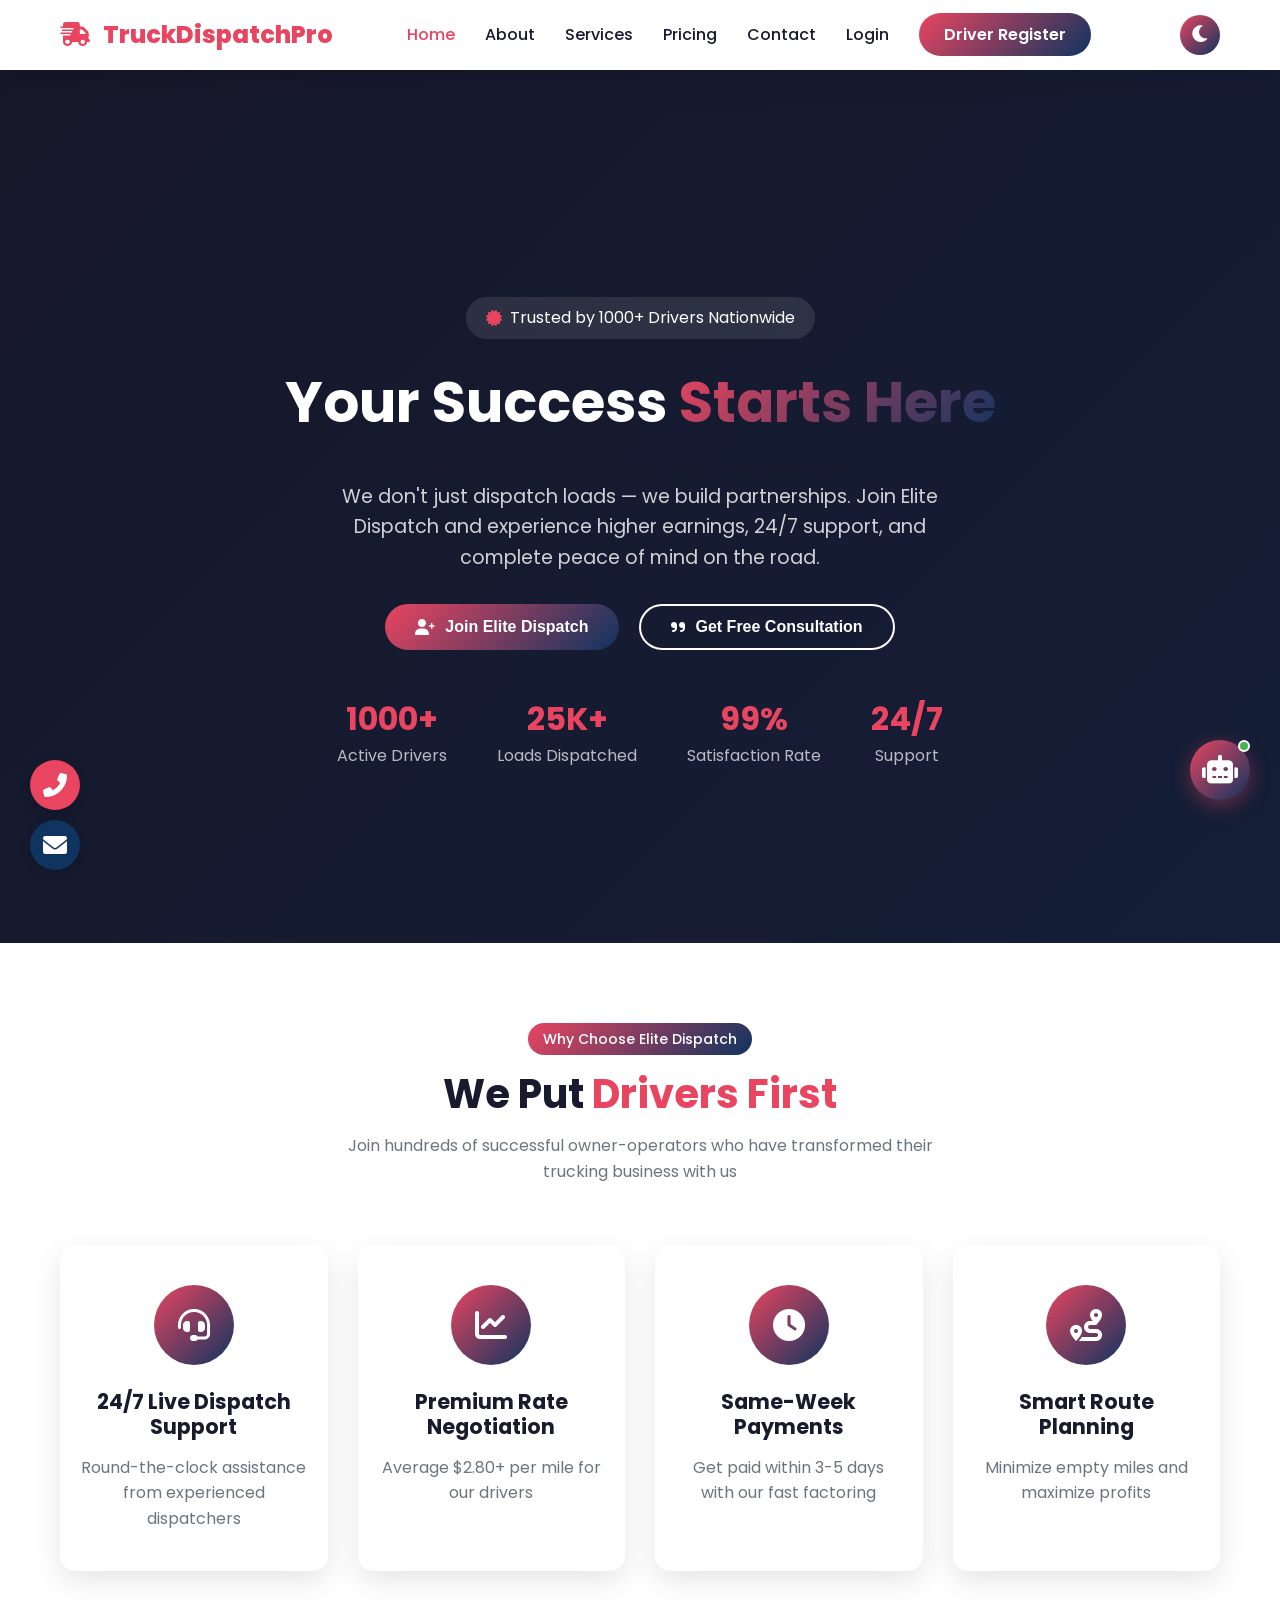
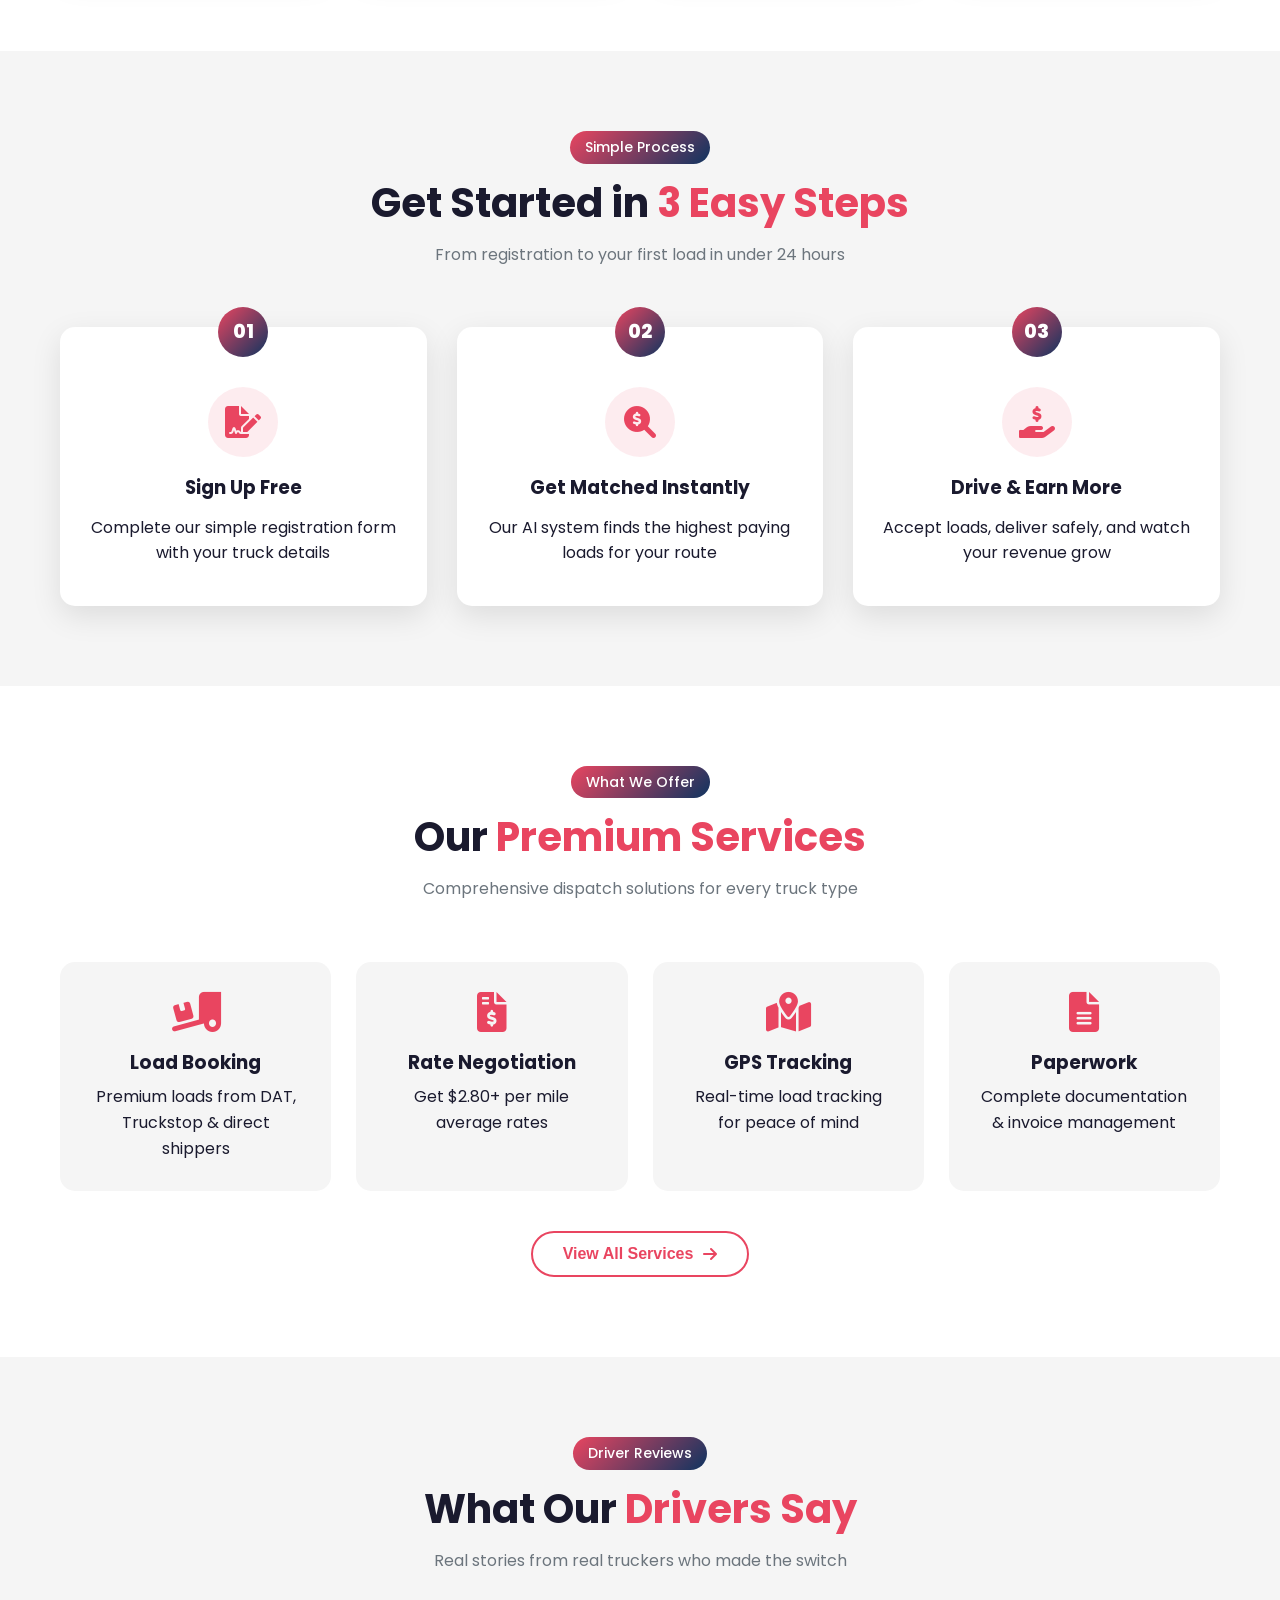
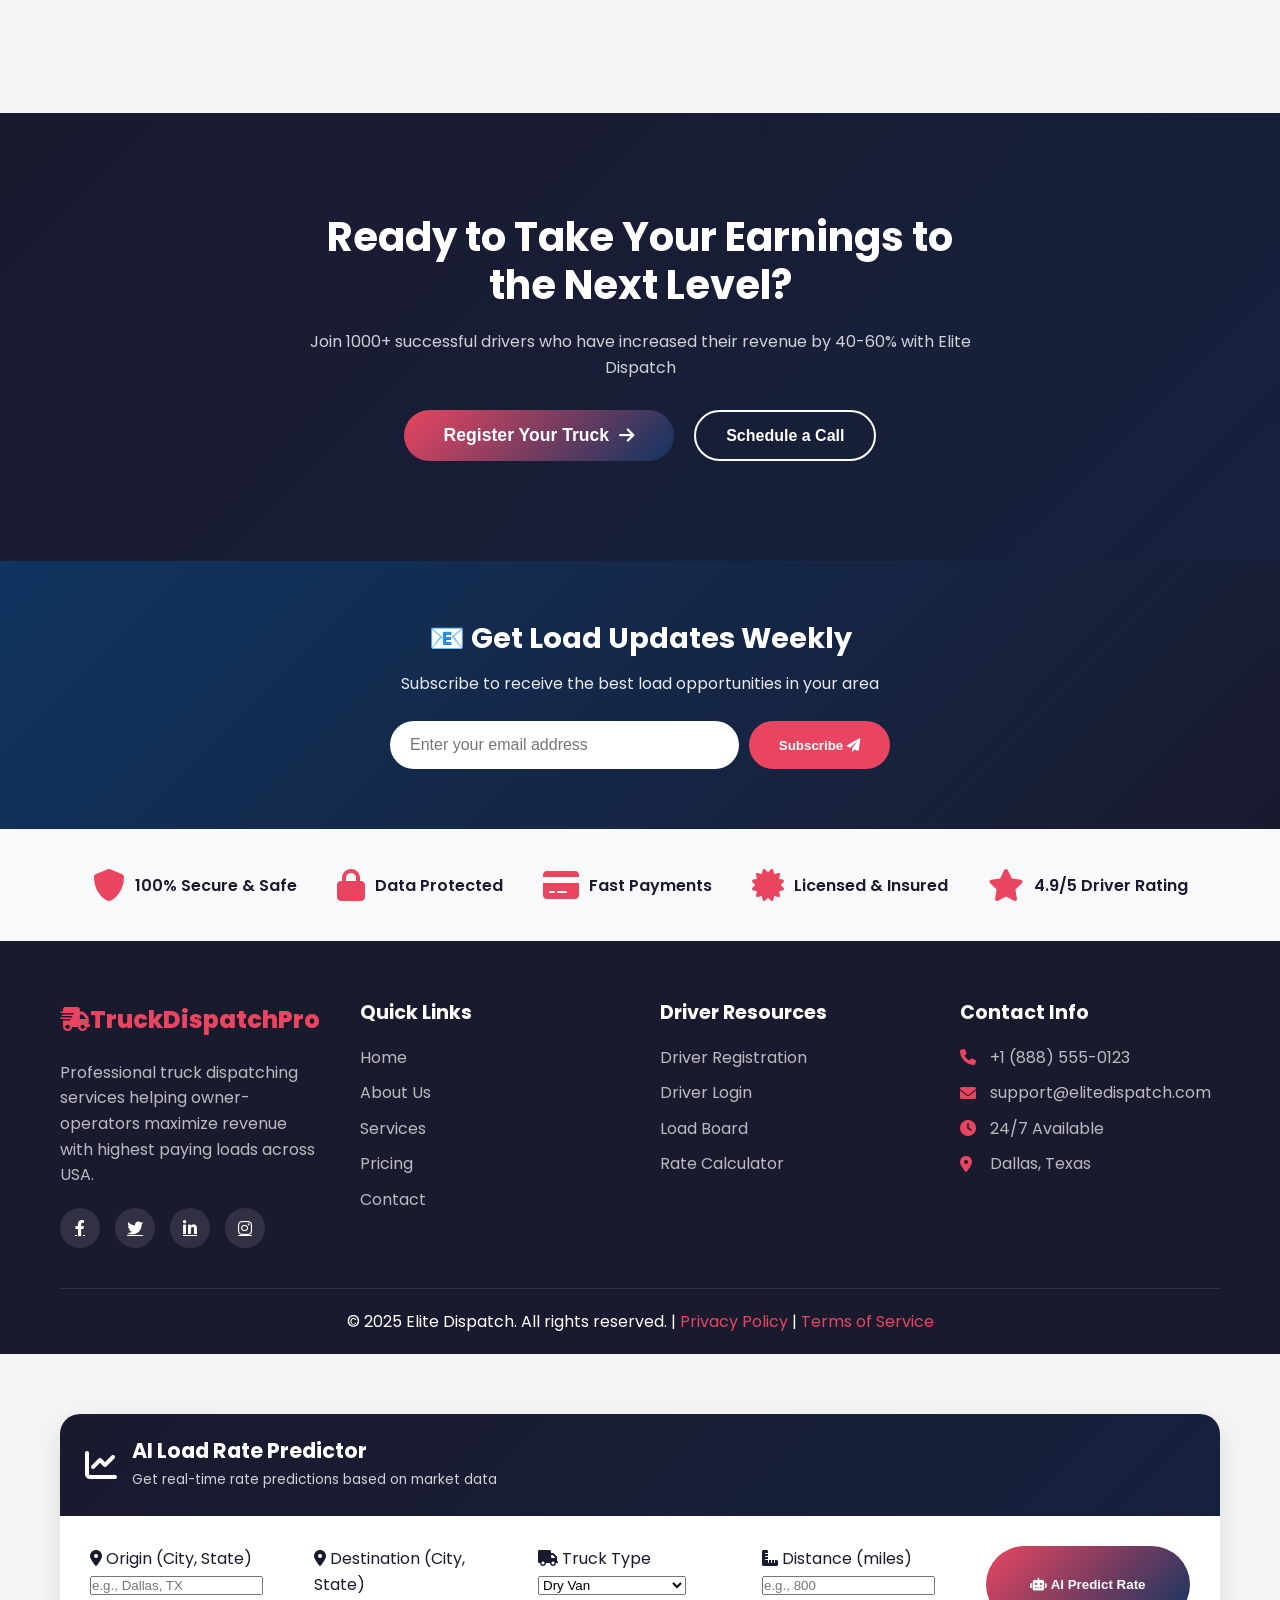
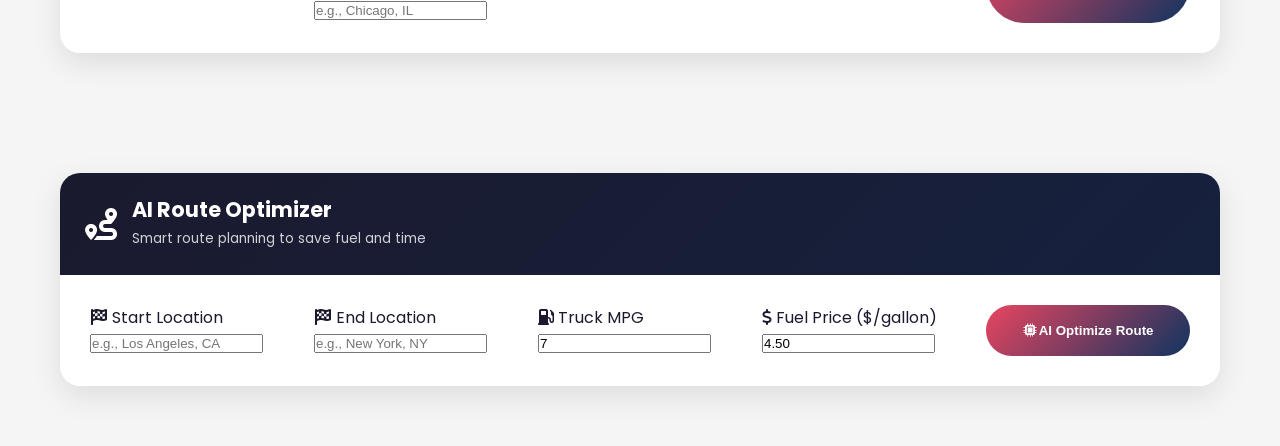
<file: index.html>
<!DOCTYPE html>
<html lang="en">
<head>
    <meta charset="UTF-8">
    <meta name="viewport" content="width=device-width, initial-scale=1.0">
    <meta name="description" content="Professional truck dispatching services - 24/7 load booking, route optimization, and driver support. Maximize your earnings with our expert team.">
    <title>Truck Dispatch  Pro | Professional Truck Dispatching Services</title>
    
    <!-- Font Awesome -->
    <link rel="stylesheet" href="https://cdnjs.cloudflare.com/ajax/libs/font-awesome/6.0.0/css/all.min.css">
    
    <!-- Google Fonts -->
    <link href="https://fonts.googleapis.com/css2?family=Poppins:wght@300;400;500;600;700;800&display=swap" rel="stylesheet">
    
    <!-- Custom CSS -->
    <link rel="stylesheet" href="style.css">
    
    <style>
        /* ==================== TOP ANIMATION BAR ==================== */
        .top-animation-bar {
            background: linear-gradient(90deg, #9b59b6, #667eea, #9b59b6);
            color: white;
            padding: 10px 0;
            overflow: hidden;
            position: relative;
            font-size: 0.9rem;
            font-weight: 500;
        }
        
        .marquee-content {
            display: inline-block;
            white-space: nowrap;
            animation: marquee 20s linear infinite;
        }
        
        @keyframes marquee {
            0% { transform: translateX(100%); }
            100% { transform: translateX(-100%); }
        }
        
        .marquee-content i {
            margin: 0 15px;
            color: #ffd700;
        }
        
        .top-animation-bar:hover .marquee-content {
            animation-play-state: paused;
        }
        
        /* Animated Text Style */
        .hero-badge {
            animation: pulse 2s infinite;
        }
        
        @keyframes pulse {
            0%, 100% { transform: scale(1); }
            50% { transform: scale(1.05); }
        }
        
        /* New Company Name Style */
        .company-name {
            font-size: 1.5rem;
            font-weight: 800;
        }
        
        .company-name i {
            color: #9b59b6;
        }
        
        .company-name span {
            background: linear-gradient(135deg, #9b59b6, #667eea);
            -webkit-background-clip: text;
            -webkit-text-fill-color: transparent;
        }
    </style>
</head>
<body>

    <!-- ==================== TOP ANIMATION BAR (NEW) ==================== -->
    <div class="top-animation-bar">
        <div class="marquee-content">
            <i class="fas fa-truck"></i> 🚛 SPECIAL OFFER: First Month FREE for New Drivers! 
            <i class="fas fa-star"></i> ⭐ Highest Paying Loads Guaranteed - $2.80+/mile 
            <i class="fas fa-clock"></i> ⏰ 24/7 Dispatch Support Available Now! 
            <i class="fas fa-dollar-sign"></i> 💰 Weekly Payments - Get Paid Every Friday! 
            <i class="fas fa-headset"></i> 📞 Call Now: (888) 555-0123
        </div>
    </div>

    <!-- ==================== NAVIGATION BAR ==================== -->
    <nav class="navbar">
        <div class="nav-container">
            <div class="logo">
                <i class="fas fa-truck-fast"></i>
                <span>Truck<span class="highlight">Dispatch</span>Pro</span>
            </div>
        
            <ul class="nav-menu" id="navMenu">
                <li><a href="index.html" class="nav-link active">Home</a></li>
                <li><a href="about.html" class="nav-link">About</a></li>
                <li><a href="services.html" class="nav-link">Services</a></li>
                <li><a href="pricing.html" class="nav-link">Pricing</a></li>
                <li><a href="contact.html" class="nav-link">Contact</a></li>
                <li><a href="login.html" class="nav-link">Login</a></li>
                <li><a href="register.html" class="nav-btn">Driver Register</a></li>
            </ul>

            <div class="theme-toggle-header">
                <button class="theme-toggle-btn-header" id="themeToggle">
                    <i class="fas fa-moon" id="themeIcon"></i>
                </button>
            </div>
            <div class="hamburger" id="hamburger">
                <i class="fas fa-bars"></i>
            </div>
        </div>
    </nav>
    
    <!-- ==================== HERO SECTION ==================== -->
    <section class="hero">
        <div class="hero-overlay"></div>
        <div class="hero-container">
            <div class="hero-content">
                <div class="hero-badge">
                    <i class="fas fa-certificate"></i>
                    <span>Trusted by 1000+ Drivers Nationwide</span>
                </div>
                <h1 class="hero-title">
                    Your Success <span class="gradient-text">Starts Here</span>
                </h1>
                
                <!-- Professional Quote / Tagline -->
                <div class="animated-text">
                    <i class="fas fa-quote-left"></i> "Where Every Mile Counts, Every Driver Matters" <i class="fas fa-quote-right"></i>
                </div>
                
                <p class="hero-subtitle">
                    We don't just dispatch loads — we build partnerships. Join Elite Dispatch and experience higher earnings, 24/7 support, and complete peace of mind on the road.
                </p>
                <div class="hero-buttons">
                    <button class="btn btn-primary" onclick="location.href='register.html'">
                        <i class="fas fa-user-plus"></i> Join Elite Dispatch
                    </button>
                    <button class="btn btn-secondary" onclick="location.href='contact.html'">
                        <i class="fas fa-quote-right"></i> Get Free Consultation
                    </button>
                </div>
                <div class="hero-stats">
                    <div class="stat"><h3>1000+</h3><p>Active Drivers</p></div>
                    <div class="stat"><h3>25K+</h3><p>Loads Dispatched</p></div>
                    <div class="stat"><h3>99%</h3><p>Satisfaction Rate</p></div>
                    <div class="stat"><h3>24/7</h3><p>Support</p></div>
                </div>
            </div>
        </div>
        <video class="video-background" autoplay muted loop playsinline>
            <source src="https://videos.pexels.com/video-files/2103099/2103099-uhd_2560_1440_30fps.mp4" type="video/mp4">
        </video>
    </section>

    <!-- ==================== FEATURES SECTION ==================== -->
    <section class="features">
        <div class="container">
            <div class="section-header">
                <span class="section-tag">Why Choose Elite Dispatch</span>
                <h2>We Put <span class="highlight">Drivers First</span></h2>
                <p>Join hundreds of successful owner-operators who have transformed their trucking business with us</p>
            </div>
            <div class="features-grid">
                <div class="feature-card">
                    <div class="feature-icon"><i class="fas fa-headset"></i></div>
                    <h3>24/7 Live Dispatch Support</h3>
                    <p>Round-the-clock assistance from experienced dispatchers</p>
                </div>
                <div class="feature-card">
                    <div class="feature-icon"><i class="fas fa-chart-line"></i></div>
                    <h3>Premium Rate Negotiation</h3>
                    <p>Average $2.80+ per mile for our drivers</p>
                </div>
                <div class="feature-card">
                    <div class="feature-icon"><i class="fas fa-clock"></i></div>
                    <h3>Same-Week Payments</h3>
                    <p>Get paid within 3-5 days with our fast factoring</p>
                </div>
                <div class="feature-card">
                    <div class="feature-icon"><i class="fas fa-route"></i></div>
                    <h3>Smart Route Planning</h3>
                    <p>Minimize empty miles and maximize profits</p>
                </div>
            </div>
        </div>
    </section>

    <!-- ==================== HOW IT WORKS ==================== -->
    <section class="how-it-works">
        <div class="container">
            <div class="section-header">
                <span class="section-tag">Simple Process</span>
                <h2>Get Started in <span class="highlight">3 Easy Steps</span></h2>
                <p>From registration to your first load in under 24 hours</p>
            </div>
            <div class="steps-grid">
                <div class="step-card">
                    <div class="step-number">01</div>
                    <div class="step-icon"><i class="fas fa-file-signature"></i></div>
                    <h3>Sign Up Free</h3>
                    <p>Complete our simple registration form with your truck details</p>
                </div>
                <div class="step-card">
                    <div class="step-number">02</div>
                    <div class="step-icon"><i class="fas fa-search-dollar"></i></div>
                    <h3>Get Matched Instantly</h3>
                    <p>Our AI system finds the highest paying loads for your route</p>
                </div>
                <div class="step-card">
                    <div class="step-number">03</div>
                    <div class="step-icon"><i class="fas fa-hand-holding-usd"></i></div>
                    <h3>Drive & Earn More</h3>
                    <p>Accept loads, deliver safely, and watch your revenue grow</p>
                </div>
            </div>
        </div>
    </section>

    <!-- ==================== SERVICES PREVIEW ==================== -->
    <section class="services-preview">
        <div class="container">
            <div class="section-header">
                <span class="section-tag">What We Offer</span>
                <h2>Our <span class="highlight">Premium Services</span></h2>
                <p>Comprehensive dispatch solutions for every truck type</p>
            </div>
            <div class="services-grid">
                <div class="service-card">
                    <i class="fas fa-truck-loading"></i>
                    <h3>Load Booking</h3>
                    <p>Premium loads from DAT, Truckstop & direct shippers</p>
                </div>
                <div class="service-card">
                    <i class="fas fa-file-invoice-dollar"></i>
                    <h3>Rate Negotiation</h3>
                    <p>Get $2.80+ per mile average rates</p>
                </div>
                <div class="service-card">
                    <i class="fas fa-map-marked-alt"></i>
                    <h3>GPS Tracking</h3>
                    <p>Real-time load tracking for peace of mind</p>
                </div>
                <div class="service-card">
                    <i class="fas fa-file-alt"></i>
                    <h3>Paperwork</h3>
                    <p>Complete documentation & invoice management</p>
                </div>
            </div>
            <div class="text-center">
                <button class="btn btn-outline" onclick="location.href='services.html'">
                    View All Services <i class="fas fa-arrow-right"></i>
                </button>
            </div>
        </div>
    </section>

    <!-- ==================== TESTIMONIALS SECTION ==================== -->
    <section class="testimonials">
        <div class="container">
            <div class="section-header">
                <span class="section-tag">Driver Reviews</span>
                <h2>What Our <span class="highlight">Drivers Say</span></h2>
                <p>Real stories from real truckers who made the switch</p>
            </div>
            <div class="testimonials-grid">
                <div class="testimonial-card">
                    <i class="fas fa-quote-left"></i>
                    <p>"Best decision I ever made! My weekly revenue increased by 50% in just 2 months. The team finds loads I never thought possible."</p>
                    <h4>Mike Johnson</h4>
                    <p>Owner Operator, 12 years experience</p>
                    <div class="stars"><i class="fas fa-star"></i><i class="fas fa-star"></i><i class="fas fa-star"></i><i class="fas fa-star"></i><i class="fas fa-star"></i></div>
                </div>
                <div class="testimonial-card">
                    <i class="fas fa-quote-left"></i>
                    <p>"24/7 support is a game changer. Had an issue at 2 AM and they resolved it in 10 minutes. Highly recommend Elite Dispatch!"</p>
                    <h4>Sarah Williams</h4>
                    <p>Fleet Owner, 8 trucks</p>
                    <div class="stars"><i class="fas fa-star"></i><i class="fas fa-star"></i><i class="fas fa-star"></i><i class="fas fa-star"></i><i class="fas fa-star"></i></div>
                </div>
                <div class="testimonial-card">
                    <i class="fas fa-quote-left"></i>
                    <p>"Switched from my old dispatcher and never looked back. Their rate negotiation skills are unmatched. Best in the business!"</p>
                    <h4>David Chen</h4>
                    <p>Independent Driver</p>
                    <div class="stars"><i class="fas fa-star"></i><i class="fas fa-star"></i><i class="fas fa-star"></i><i class="fas fa-star"></i><i class="fas fa-star-half-alt"></i></div>
                </div>
            </div>
        </div>
    </section>

    <!-- ==================== CTA SECTION ==================== -->
    <section class="cta-section">
        <div class="cta-overlay"></div>
        <div class="container">
            <div class="cta-content">
                <h2>Ready to Take Your Earnings to the Next Level?</h2>
                <p>Join 1000+ successful drivers who have increased their revenue by 40-60% with Elite Dispatch</p>
                <div class="cta-buttons">
                    <button class="btn btn-primary btn-large" onclick="location.href='register.html'">
                        Register Your Truck <i class="fas fa-arrow-right"></i>
                    </button>
                    <button class="btn btn-outline-white" onclick="location.href='contact.html'">
                        Schedule a Call
                    </button>
                </div>
            </div>
        </div>
    </section>

    <!-- ==================== NEWSLETTER SECTION ==================== -->
    <section class="newsletter">
        <div class="container">
            <div class="newsletter-content">
                <h3>📧 Get Load Updates Weekly</h3>
                <p>Subscribe to receive the best load opportunities in your area</p>
                <form class="newsletter-form" id="newsletterForm">
                    <input type="email" id="newsletterEmail" placeholder="Enter your email address" required>
                    <button type="submit">Subscribe <i class="fas fa-paper-plane"></i></button>
                </form>
            </div>
        </div>
    </section>

    <!-- ==================== TRUST BADGES ==================== -->
    <section class="trust-badges">
        <div class="container">
            <div class="badges-container">
                <div class="badge"><i class="fas fa-shield-alt"></i><span>100% Secure & Safe</span></div>
                <div class="badge"><i class="fas fa-lock"></i><span>Data Protected</span></div>
                <div class="badge"><i class="fas fa-credit-card"></i><span>Fast Payments</span></div>
                <div class="badge"><i class="fas fa-certificate"></i><span>Licensed & Insured</span></div>
                <div class="badge"><i class="fas fa-star"></i><span>4.9/5 Driver Rating</span></div>
            </div>
        </div>
    </section>

    <!-- ==================== FOOTER ==================== -->
    <footer class="footer">
        <div class="container">
            <div class="footer-grid">
                <div class="footer-about">
                    <div class="footer-logo"><i class="fas fa-truck-fast"></i><span>Truck<span>Dispatch</span>Pro</span></div>
                    <p>Professional truck dispatching services helping owner-operators maximize revenue with highest paying loads across USA.</p>
                    <div class="social-links">
                        <a href="https://www.facebook.com/people/Elite-Dispatch/61573088123456/" target="_blank"><i class="fab fa-facebook-f"></i></a>
                        <a href="https://twitter.com/EliteDispatch" target="_blank"><i class="fab fa-twitter"></i></a>
                        <a href="https://www.linkedin.com/company/elite-dispatch" target="_blank"><i class="fab fa-linkedin-in"></i></a>
                        <a href="https://www.instagram.com/elite.dispatch/" target="_blank"><i class="fab fa-instagram"></i></a>
                    </div>
                </div>
                <div class="footer-links">
                    <h4>Quick Links</h4>
                    <ul>
                        <li><a href="index.html">Home</a></li>
                        <li><a href="about.html">About Us</a></li>
                        <li><a href="services.html">Services</a></li>
                        <li><a href="pricing.html">Pricing</a></li>
                        <li><a href="contact.html">Contact</a></li>
                    </ul>
                </div>
                <div class="footer-links">
                    <h4>Driver Resources</h4>
                    <ul>
                        <li><a href="register.html">Driver Registration</a></li>
                        <li><a href="login.html">Driver Login</a></li>
                        <li><a href="#">Load Board</a></li>
                        <li><a href="#">Rate Calculator</a></li>
                    </ul>
                </div>
                <div class="footer-contact">
                    <h4>Contact Info</h4>
                    <ul>
                        <li><i class="fas fa-phone"></i> +1 (888) 555-0123</li>
                        <li><i class="fas fa-envelope"></i> support@elitedispatch.com</li>
                        <li><i class="fas fa-clock"></i> 24/7 Available</li>
                        <li><i class="fas fa-map-marker-alt"></i> Dallas, Texas</li>
                    </ul>
                </div>
            </div>
            <div class="footer-bottom">
                <p>&copy; 2025 Elite Dispatch. All rights reserved. | <a href="#">Privacy Policy</a> | <a href="#">Terms of Service</a></p>
            </div>
        </div>
    </footer>

    <!-- ==================== FLOATING BUTTONS ==================== -->
    <div class="floating-buttons">
        <div class="floating-btn btn-call" onclick="window.location.href='tel:+18885550123'">
            <i class="fas fa-phone-alt"></i>
        </div>
        <div class="floating-btn btn-email" onclick="window.location.href='contact.html'">
            <i class="fas fa-envelope"></i>
        </div>
    </div>

    <!-- ==================== COOKIE CONSENT ==================== -->
    <div class="cookie-consent" id="cookieConsent">
        <div class="cookie-text"><p>🍪 We use cookies to improve your experience.</p></div>
        <div class="cookie-buttons">
            <button class="cookie-btn cookie-accept" onclick="acceptCookies()">Accept</button>
            <button class="cookie-btn cookie-decline" onclick="declineCookies()">Decline</button>
        </div>
    </div>

    <script src="script.js"></script>
    
    <!-- ==================== AI CHATBOT WIDGET ==================== -->
    <div class="ai-chatbot" id="aiChatbot">
        <div class="chatbot-button" id="chatbotButton">
            <i class="fas fa-robot"></i>
            <span class="pulse-dot"></span>
        </div>
        <div class="chatbot-window" id="chatbotWindow">
            <div class="chatbot-header">
                <div class="chatbot-header-info">
                    <i class="fas fa-brain"></i>
                    <div>
                        <h4>Elite AI Assistant</h4>
                        <p>Online | Ready to help</p>
                    </div>
                </div>
                <button class="chatbot-close" id="chatbotClose">&times;</button>
            </div>
            <div class="chatbot-messages" id="chatbotMessages">
                <div class="ai-message">
                    <div class="ai-avatar"><i class="fas fa-robot"></i></div>
                    <div class="message-content">
                        <p>Hello! 👋 I'm your Elite Dispatch AI Assistant. How can I help you today?</p>
                        <div class="quick-actions">
                            <button onclick="askAI('load rates')">📊 Load Rates</button>
                            <button onclick="askAI('register truck')">🚛 Register Truck</button>
                            <button onclick="askAI('pricing')">💰 Pricing</button>
                            <button onclick="askAI('contact support')">📞 Contact</button>
                        </div>
                    </div>
                </div>
            </div>
            <div class="chatbot-input">
                <input type="text" id="chatbotInput" placeholder="Ask me anything...">
                <button id="chatbotSend"><i class="fas fa-paper-plane"></i></button>
            </div>
        </div>
    </div>

    <!-- ==================== AI LOAD RATE PREDICTOR ==================== -->
    <section class="ai-rate-predictor">
        <div class="container">
            <div class="ai-card">
                <div class="ai-card-header">
                    <i class="fas fa-chart-line"></i>
                    <div>
                        <h3>AI Load Rate Predictor</h3>
                        <p>Get real-time rate predictions based on market data</p>
                    </div>
                </div>
                <div class="ai-card-body">
                    <div class="predictor-form">
                        <div class="form-group">
                            <label><i class="fas fa-map-marker-alt"></i> Origin (City, State)</label>
                            <input type="text" id="origin" placeholder="e.g., Dallas, TX">
                        </div>
                        <div class="form-group">
                            <label><i class="fas fa-map-marker-alt"></i> Destination (City, State)</label>
                            <input type="text" id="destination" placeholder="e.g., Chicago, IL">
                        </div>
                        <div class="form-group">
                            <label><i class="fas fa-truck"></i> Truck Type</label>
                            <select id="truckTypeAI">
                                <option value="dryvan">Dry Van</option>
                                <option value="reefer">Reefer (Refrigerated)</option>
                                <option value="flatbed">Flatbed</option>
                                <option value="hotshot">Hot Shot</option>
                            </select>
                        </div>
                        <div class="form-group">
                            <label><i class="fas fa-ruler-combined"></i> Distance (miles)</label>
                            <input type="number" id="distance" placeholder="e.g., 800">
                        </div>
                        <button class="btn-ai-predict" id="predictRateBtn">
                            <i class="fas fa-robot"></i> AI Predict Rate
                        </button>
                    </div>
                    <div class="prediction-result" id="predictionResult" style="display: none;">
                        <div class="result-header"><i class="fas fa-chart-simple"></i><h4>🤖 AI Rate Prediction</h4></div>
                        <div class="result-rate"><span class="label">Predicted Rate Per Mile</span><span class="value" id="predictedRate">$0.00</span></div>
                        <div class="result-total"><span class="label">Total Load Value</span><span class="value" id="totalValue">$0</span></div>
                        <div class="result-confidence"><i class="fas fa-chart-line"></i><span>AI Confidence: <strong id="confidenceScore">0%</strong></span></div>
                    </div>
                </div>
            </div>
        </div>
    </section>

    <!-- ==================== AI ROUTE OPTIMIZER ==================== -->
    <section class="ai-route-optimizer">
        <div class="container">
            <div class="ai-card">
                <div class="ai-card-header">
                    <i class="fas fa-route"></i>
                    <div>
                        <h3>AI Route Optimizer</h3>
                        <p>Smart route planning to save fuel and time</p>
                    </div>
                </div>
                <div class="ai-card-body">
                    <div class="optimizer-form">
                        <div class="form-group"><label><i class="fas fa-flag-checkered"></i> Start Location</label><input type="text" id="startLocation" placeholder="e.g., Los Angeles, CA"></div>
                        <div class="form-group"><label><i class="fas fa-flag-checkered"></i> End Location</label><input type="text" id="endLocation" placeholder="e.g., New York, NY"></div>
                        <div class="form-group"><label><i class="fas fa-gas-pump"></i> Truck MPG</label><input type="number" id="mpg" placeholder="e.g., 7" value="7"></div>
                        <div class="form-group"><label><i class="fas fa-dollar-sign"></i> Fuel Price ($/gallon)</label><input type="number" id="fuelPrice" placeholder="e.g., 4.50" value="4.50" step="0.10"></div>
                        <button class="btn-ai-optimize" id="optimizeRouteBtn"><i class="fas fa-microchip"></i> AI Optimize Route</button>
                    </div>
                    <div class="optimization-result" id="optimizationResult" style="display: none;">
                        <div class="result-card"><h4><i class="fas fa-road"></i> 🗺️ Optimized Route</h4><p id="optimizedRoute">-</p></div>
                        <div class="result-stats">
                            <div class="stat"><i class="fas fa-clock"></i><span>Est. Time</span><strong id="estTime">-</strong></div>
                            <div class="stat"><i class="fas fa-gas-pump"></i><span>Fuel Cost</span><strong id="fuelCost">-</strong></div>
                            <div class="stat"><i class="fas fa-leaf"></i><span>Fuel Saved</span><strong id="fuelSaved">-</strong></div>
                        </div>
                    </div>
                </div>
            </div>
        </div>
    </section>

    <script src="script.js"></script>
</body>
</html>
</file>
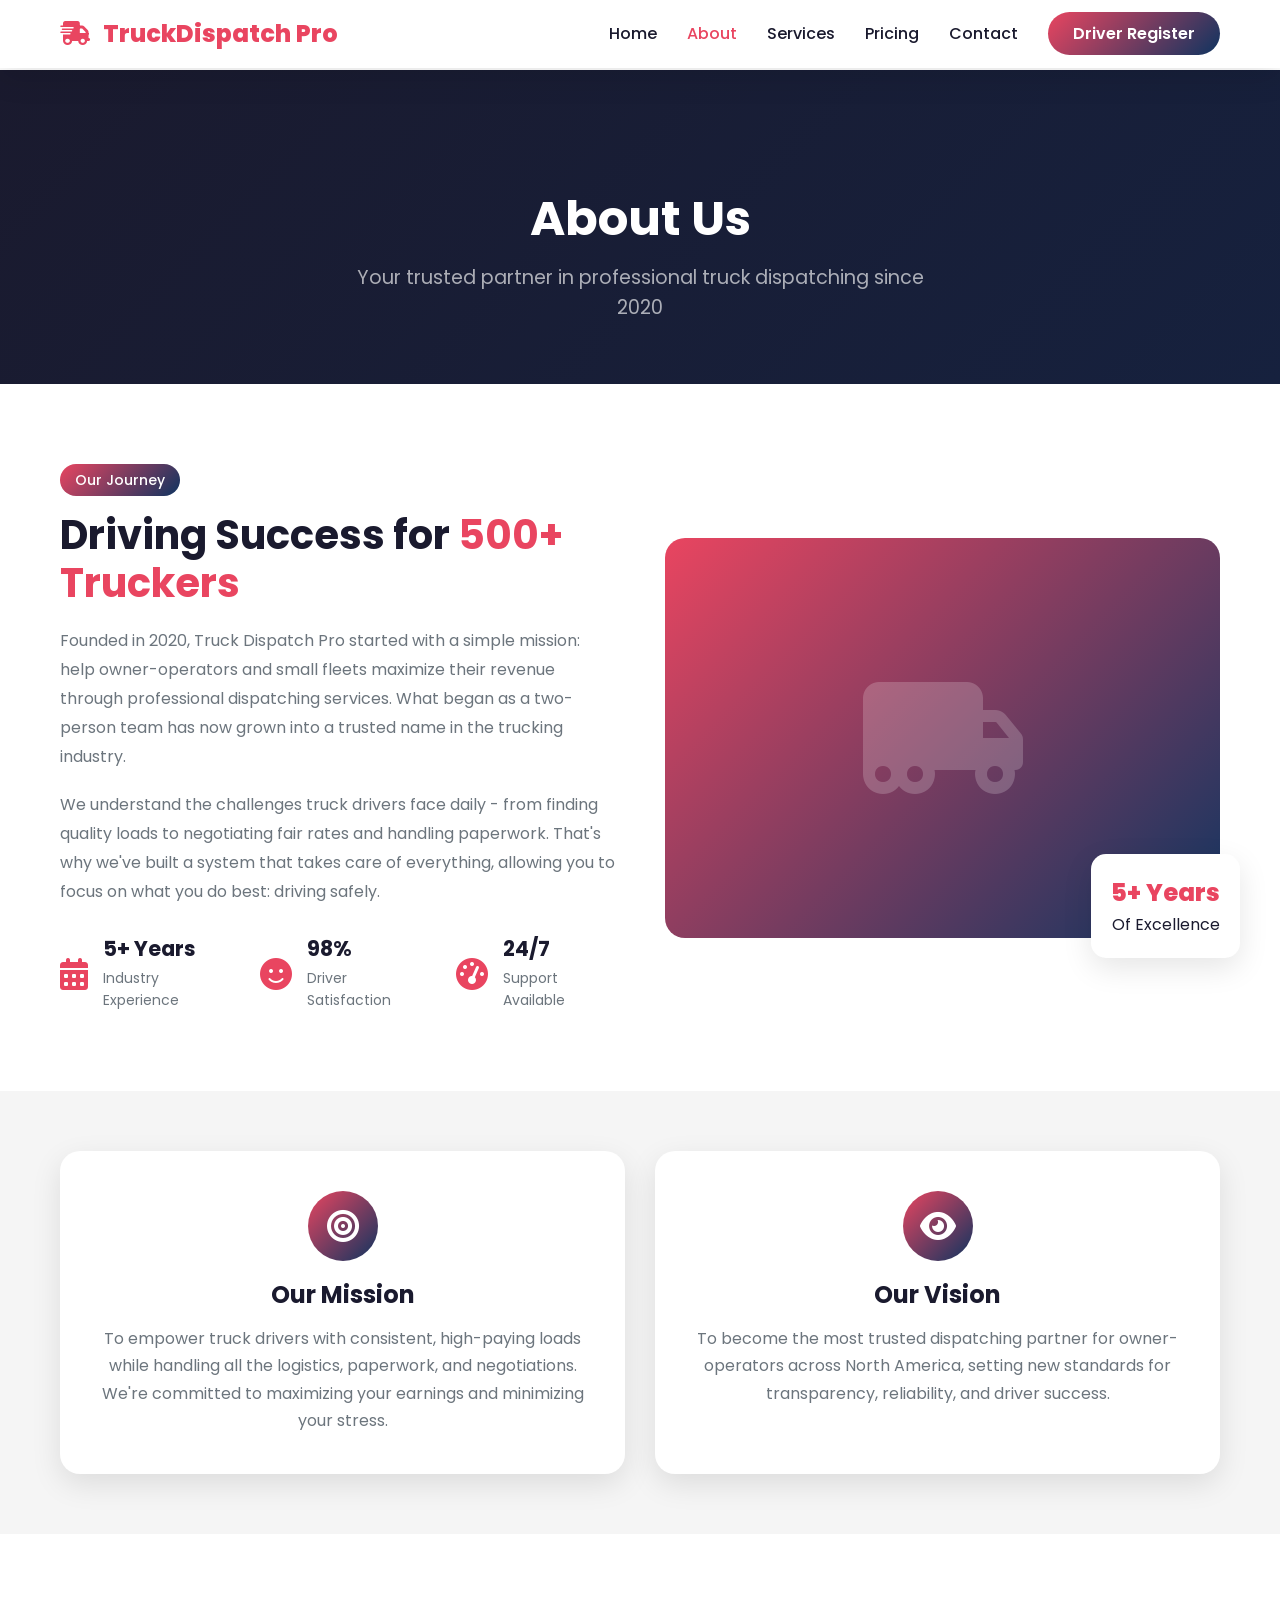
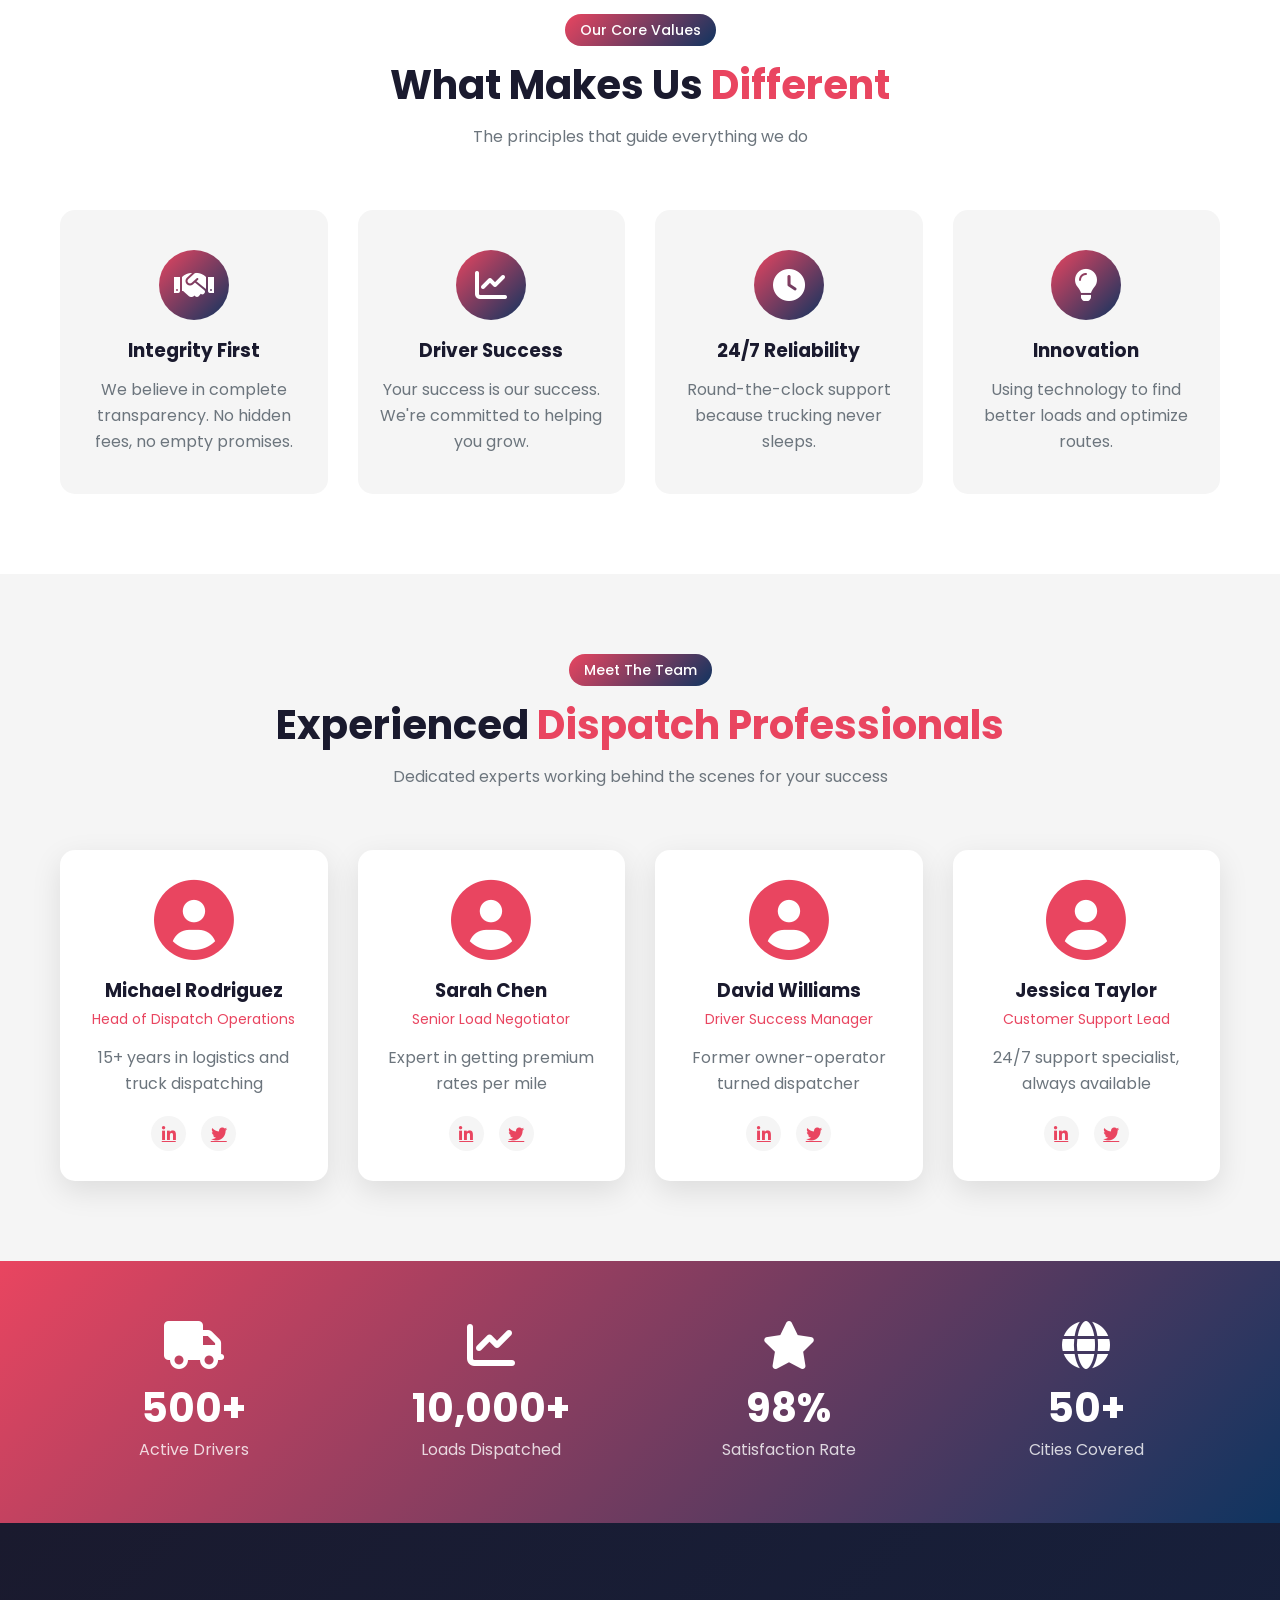
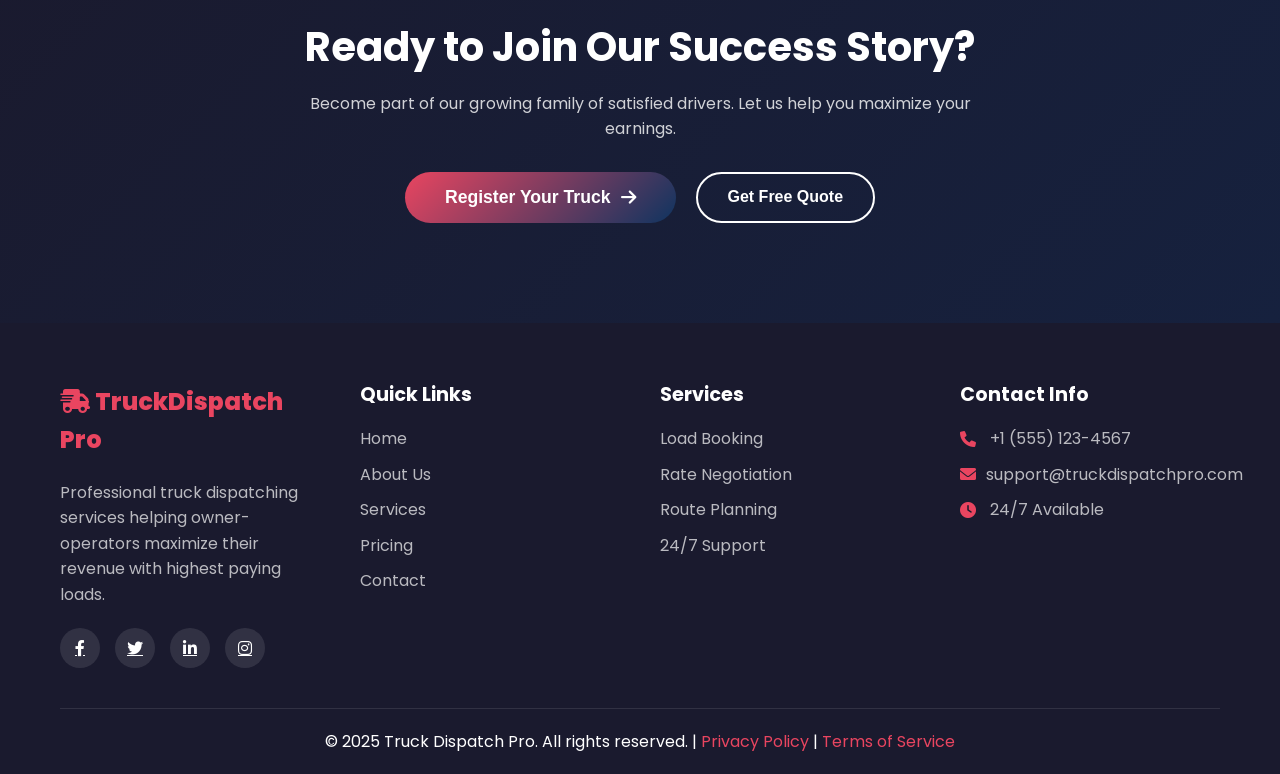
<file: about.html>
<!DOCTYPE html>
<html lang="en">
<head>
    <meta charset="UTF-8">
    <meta name="viewport" content="width=device-width, initial-scale=1.0">
    <meta name="description" content="Learn about Truck Dispatch Pro - professional truck dispatching services with 500+ drivers, 10K+ loads dispatched, and 98% satisfaction rate">
    <meta name="keywords" content="about truck dispatching, truck dispatch company, freight dispatching">
    <title>About Us | Truck Dispatch Pro - Professional Truck Dispatching</title>
    
    <!-- Font Awesome CDN -->
    <link rel="stylesheet" href="https://cdnjs.cloudflare.com/ajax/libs/font-awesome/6.0.0/css/all.min.css">
    
    <!-- Google Fonts -->
    <link href="https://fonts.googleapis.com/css2?family=Poppins:wght@300;400;500;600;700;800&display=swap" rel="stylesheet">
    
    <!-- Custom CSS -->
    <link rel="stylesheet" href="style.css">
</head>
<body>

    <!-- ==================== NAVIGATION BAR ==================== -->
    <nav class="navbar">
        <div class="nav-container">
            <div class="logo">
                <i class="fas fa-truck-fast"></i>
                <span>Truck<span class="highlight">Dispatch</span> Pro</span>
            </div>
            
            <ul class="nav-menu" id="navMenu">
                <li><a href="index.html" class="nav-link">Home</a></li>
                <li><a href="about.html" class="nav-link active">About</a></li>
                <li><a href="services.html" class="nav-link">Services</a></li>
                <li><a href="pricing.html" class="nav-link">Pricing</a></li>
                <li><a href="contact.html" class="nav-link">Contact</a></li>
                <li><a href="register.html" class="nav-btn">Driver Register</a></li>
            </ul>
            
            <div class="hamburger" id="hamburger">
                <i class="fas fa-bars"></i>
            </div>
        </div>
    </nav>

    <!-- ==================== PAGE HEADER ==================== -->
    <section class="page-header">
        <div class="container">
            <h1>About Us</h1>
            <p>Your trusted partner in professional truck dispatching since 2020</p>
        </div>
    </section>

    <!-- ==================== OUR STORY SECTION ==================== -->
    <section class="story-section">
        <div class="container">
            <div class="story-grid">
                <div class="story-content">
                    <span class="section-tag">Our Journey</span>
                    <h2>Driving Success for <span class="highlight">500+ Truckers</span></h2>
                    <p class="story-text">Founded in 2020, Truck Dispatch Pro started with a simple mission: help owner-operators and small fleets maximize their revenue through professional dispatching services. What began as a two-person team has now grown into a trusted name in the trucking industry.</p>
                    <p class="story-text">We understand the challenges truck drivers face daily - from finding quality loads to negotiating fair rates and handling paperwork. That's why we've built a system that takes care of everything, allowing you to focus on what you do best: driving safely.</p>
                    
                    <div class="story-stats">
                        <div class="stat-item">
                            <i class="fas fa-calendar-alt"></i>
                            <div>
                                <h4>5+ Years</h4>
                                <p>Industry Experience</p>
                            </div>
                        </div>
                        <div class="stat-item">
                            <i class="fas fa-smile"></i>
                            <div>
                                <h4>98%</h4>
                                <p>Driver Satisfaction</p>
                            </div>
                        </div>
                        <div class="stat-item">
                            <i class="fas fa-tachometer-alt"></i>
                            <div>
                                <h4>24/7</h4>
                                <p>Support Available</p>
                            </div>
                        </div>
                    </div>
                </div>
                <div class="story-image">
                    <div class="image-placeholder">
                        <i class="fas fa-truck-moving"></i>
                        <div class="experience-badge">
                            <span>5+ Years</span>
                            <p>Of Excellence</p>
                        </div>
                    </div>
                </div>
            </div>
        </div>
    </section>

    <!-- ==================== MISSION & VISION ==================== -->
    <section class="mission-vision">
        <div class="container">
            <div class="mv-grid">
                <div class="mission-card">
                    <div class="mv-icon">
                        <i class="fas fa-bullseye"></i>
                    </div>
                    <h3>Our Mission</h3>
                    <p>To empower truck drivers with consistent, high-paying loads while handling all the logistics, paperwork, and negotiations. We're committed to maximizing your earnings and minimizing your stress.</p>
                </div>
                <div class="vision-card">
                    <div class="mv-icon">
                        <i class="fas fa-eye"></i>
                    </div>
                    <h3>Our Vision</h3>
                    <p>To become the most trusted dispatching partner for owner-operators across North America, setting new standards for transparency, reliability, and driver success.</p>
                </div>
            </div>
        </div>
    </section>

    <!-- ==================== VALUES SECTION ==================== -->
    <section class="values-section">
        <div class="container">
            <div class="section-header">
                <span class="section-tag">Our Core Values</span>
                <h2>What Makes Us <span class="highlight">Different</span></h2>
                <p>The principles that guide everything we do</p>
            </div>
            
            <div class="values-grid">
                <div class="value-card">
                    <div class="value-icon">
                        <i class="fas fa-handshake"></i>
                    </div>
                    <h3>Integrity First</h3>
                    <p>We believe in complete transparency. No hidden fees, no empty promises.</p>
                </div>
                <div class="value-card">
                    <div class="value-icon">
                        <i class="fas fa-chart-line"></i>
                    </div>
                    <h3>Driver Success</h3>
                    <p>Your success is our success. We're committed to helping you grow.</p>
                </div>
                <div class="value-card">
                    <div class="value-icon">
                        <i class="fas fa-clock"></i>
                    </div>
                    <h3>24/7 Reliability</h3>
                    <p>Round-the-clock support because trucking never sleeps.</p>
                </div>
                <div class="value-card">
                    <div class="value-icon">
                        <i class="fas fa-lightbulb"></i>
                    </div>
                    <h3>Innovation</h3>
                    <p>Using technology to find better loads and optimize routes.</p>
                </div>
            </div>
        </div>
    </section>

    <!-- ==================== TEAM SECTION ==================== -->
    <section class="team-section">
        <div class="container">
            <div class="section-header">
                <span class="section-tag">Meet The Team</span>
                <h2>Experienced <span class="highlight">Dispatch Professionals</span></h2>
                <p>Dedicated experts working behind the scenes for your success</p>
            </div>
            
            <div class="team-grid">
                <div class="team-card">
                    <div class="team-image">
                        <i class="fas fa-user-circle"></i>
                    </div>
                    <h3>Michael Rodriguez</h3>
                    <span class="team-role">Head of Dispatch Operations</span>
                    <p>15+ years in logistics and truck dispatching</p>
                    <div class="team-social">
                        <a href="#"><i class="fab fa-linkedin-in"></i></a>
                        <a href="#"><i class="fab fa-twitter"></i></a>
                    </div>
                </div>
                
                <div class="team-card">
                    <div class="team-image">
                        <i class="fas fa-user-circle"></i>
                    </div>
                    <h3>Sarah Chen</h3>
                    <span class="team-role">Senior Load Negotiator</span>
                    <p>Expert in getting premium rates per mile</p>
                    <div class="team-social">
                        <a href="#"><i class="fab fa-linkedin-in"></i></a>
                        <a href="#"><i class="fab fa-twitter"></i></a>
                    </div>
                </div>
                
                <div class="team-card">
                    <div class="team-image">
                        <i class="fas fa-user-circle"></i>
                    </div>
                    <h3>David Williams</h3>
                    <span class="team-role">Driver Success Manager</span>
                    <p>Former owner-operator turned dispatcher</p>
                    <div class="team-social">
                        <a href="#"><i class="fab fa-linkedin-in"></i></a>
                        <a href="#"><i class="fab fa-twitter"></i></a>
                    </div>
                </div>
                
                <div class="team-card">
                    <div class="team-image">
                        <i class="fas fa-user-circle"></i>
                    </div>
                    <h3>Jessica Taylor</h3>
                    <span class="team-role">Customer Support Lead</span>
                    <p>24/7 support specialist, always available</p>
                    <div class="team-social">
                        <a href="#"><i class="fab fa-linkedin-in"></i></a>
                        <a href="#"><i class="fab fa-twitter"></i></a>
                    </div>
                </div>
            </div>
        </div>
    </section>

    <!-- ==================== ACHIEVEMENTS SECTION ==================== -->
    <section class="achievements">
        <div class="container">
            <div class="achievements-grid">
                <div class="achievement-card">
                    <i class="fas fa-truck"></i>
                    <h3>500+</h3>
                    <p>Active Drivers</p>
                </div>
                <div class="achievement-card">
                    <i class="fas fa-chart-line"></i>
                    <h3>10,000+</h3>
                    <p>Loads Dispatched</p>
                </div>
                <div class="achievement-card">
                    <i class="fas fa-star"></i>
                    <h3>98%</h3>
                    <p>Satisfaction Rate</p>
                </div>
                <div class="achievement-card">
                    <i class="fas fa-globe"></i>
                    <h3>50+</h3>
                    <p>Cities Covered</p>
                </div>
            </div>
        </div>
    </section>

    <!-- ==================== CTA SECTION ==================== -->
    <section class="cta-section">
        <div class="cta-overlay"></div>
        <div class="container">
            <div class="cta-content">
                <h2>Ready to Join Our Success Story?</h2>
                <p>Become part of our growing family of satisfied drivers. Let us help you maximize your earnings.</p>
                <div class="cta-buttons">
                    <button class="btn btn-primary btn-large" onclick="location.href='register.html'">
                        Register Your Truck <i class="fas fa-arrow-right"></i>
                    </button>
                    <button class="btn btn-outline-white" onclick="location.href='contact.html'">
                        Get Free Quote
                    </button>
                </div>
            </div>
        </div>
    </section>

    <!-- ==================== FOOTER ==================== -->
    <footer class="footer">
        <div class="container">
            <div class="footer-grid">
                <div class="footer-about">
                    <div class="footer-logo">
                        <i class="fas fa-truck-fast"></i>
                        <span>Truck<span>Dispatch</span> Pro</span>
                    </div>
                    <p>Professional truck dispatching services helping owner-operators maximize their revenue with highest paying loads.</p>
                    <div class="social-links">
                        <a href="#"><i class="fab fa-facebook-f"></i></a>
                        <a href="#"><i class="fab fa-twitter"></i></a>
                        <a href="#"><i class="fab fa-linkedin-in"></i></a>
                        <a href="#"><i class="fab fa-instagram"></i></a>
                    </div>
                </div>
                
                <div class="footer-links">
                    <h4>Quick Links</h4>
                    <ul>
                        <li><a href="index.html">Home</a></li>
                        <li><a href="about.html">About Us</a></li>
                        <li><a href="services.html">Services</a></li>
                        <li><a href="pricing.html">Pricing</a></li>
                        <li><a href="contact.html">Contact</a></li>
                    </ul>
                </div>
                
                <div class="footer-links">
                    <h4>Services</h4>
                    <ul>
                        <li><a href="#">Load Booking</a></li>
                        <li><a href="#">Rate Negotiation</a></li>
                        <li><a href="#">Route Planning</a></li>
                        <li><a href="#">24/7 Support</a></li>
                    </ul>
                </div>
                
                <div class="footer-contact">
                    <h4>Contact Info</h4>
                    <ul>
                        <li><i class="fas fa-phone"></i> +1 (555) 123-4567</li>
                        <li><i class="fas fa-envelope"></i> support@truckdispatchpro.com</li>
                        <li><i class="fas fa-clock"></i> 24/7 Available</li>
                    </ul>
                </div>
            </div>
            
            <div class="footer-bottom">
                <p>&copy; 2025 Truck Dispatch Pro. All rights reserved. | <a href="#">Privacy Policy</a> | <a href="#">Terms of Service</a></p>
            </div>
        </div>
    </footer>

    <script src="script.js"></script>
</body>
</html>
</file>
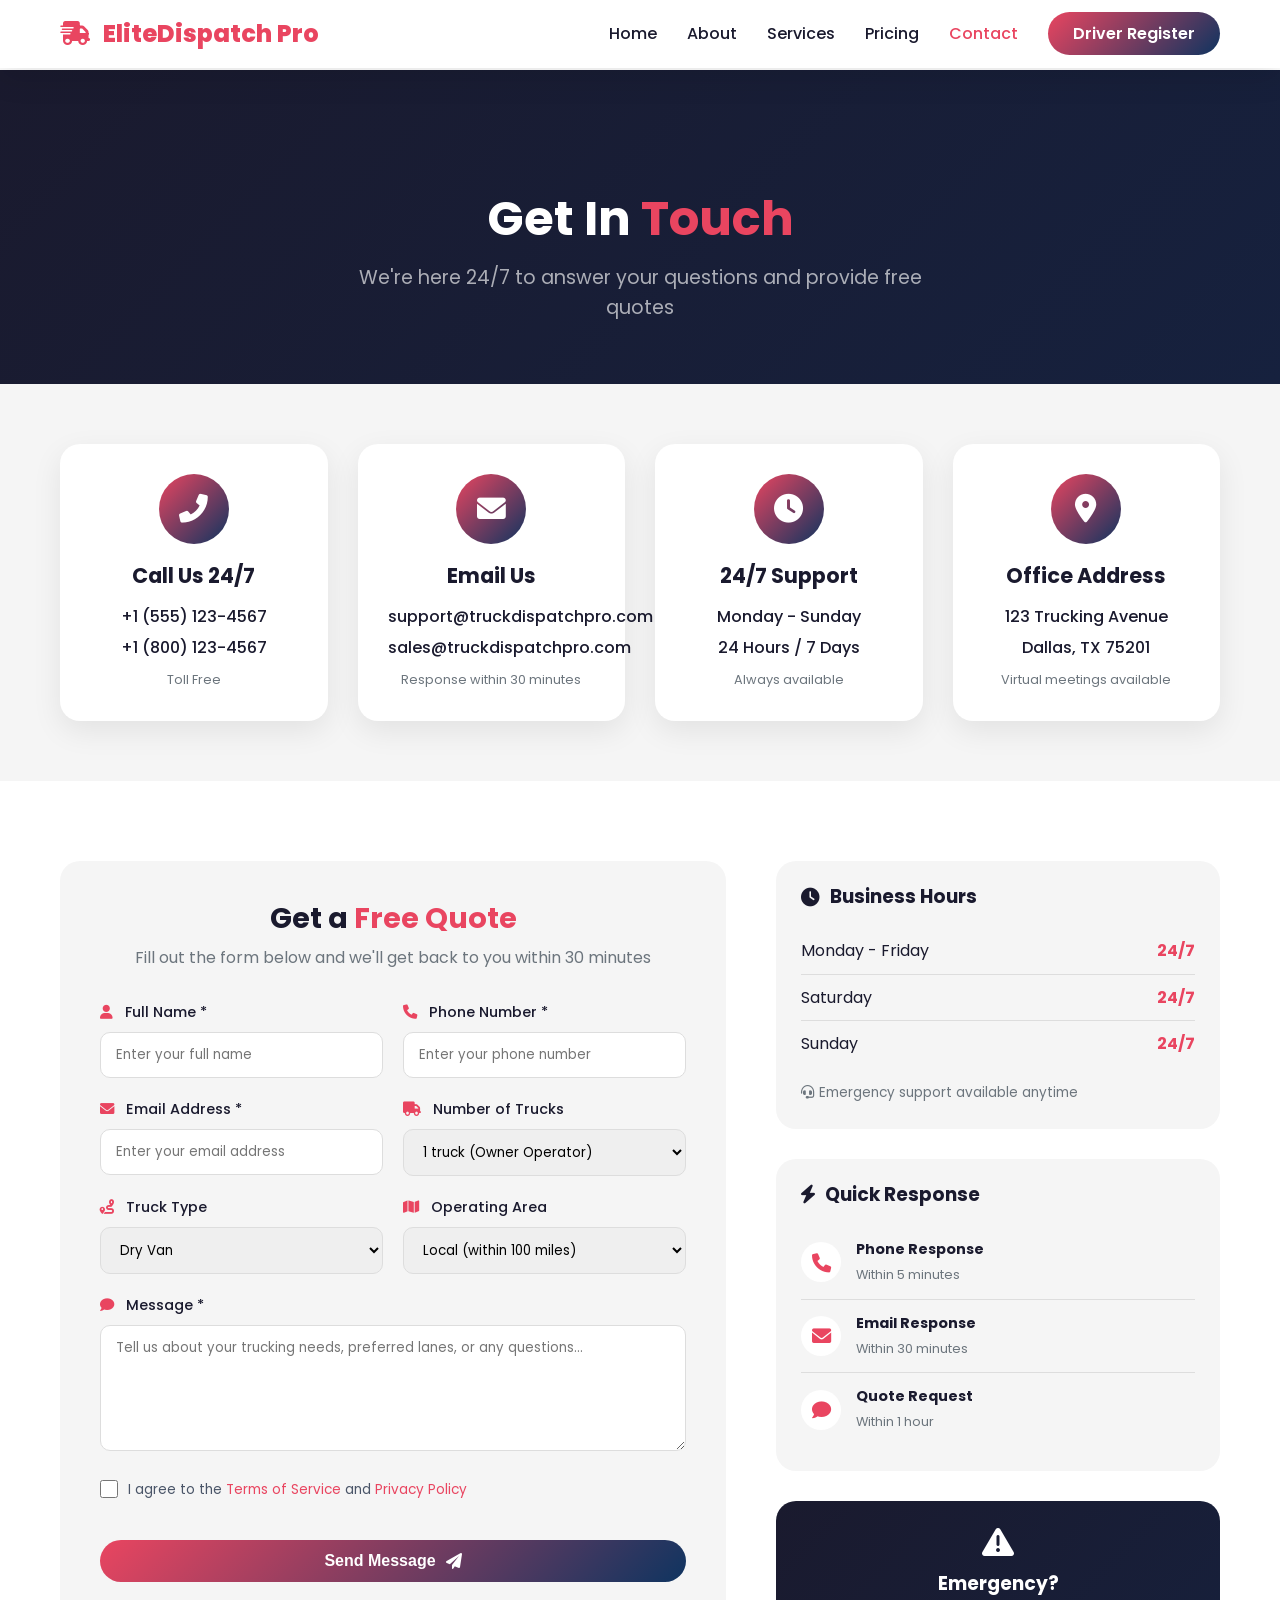
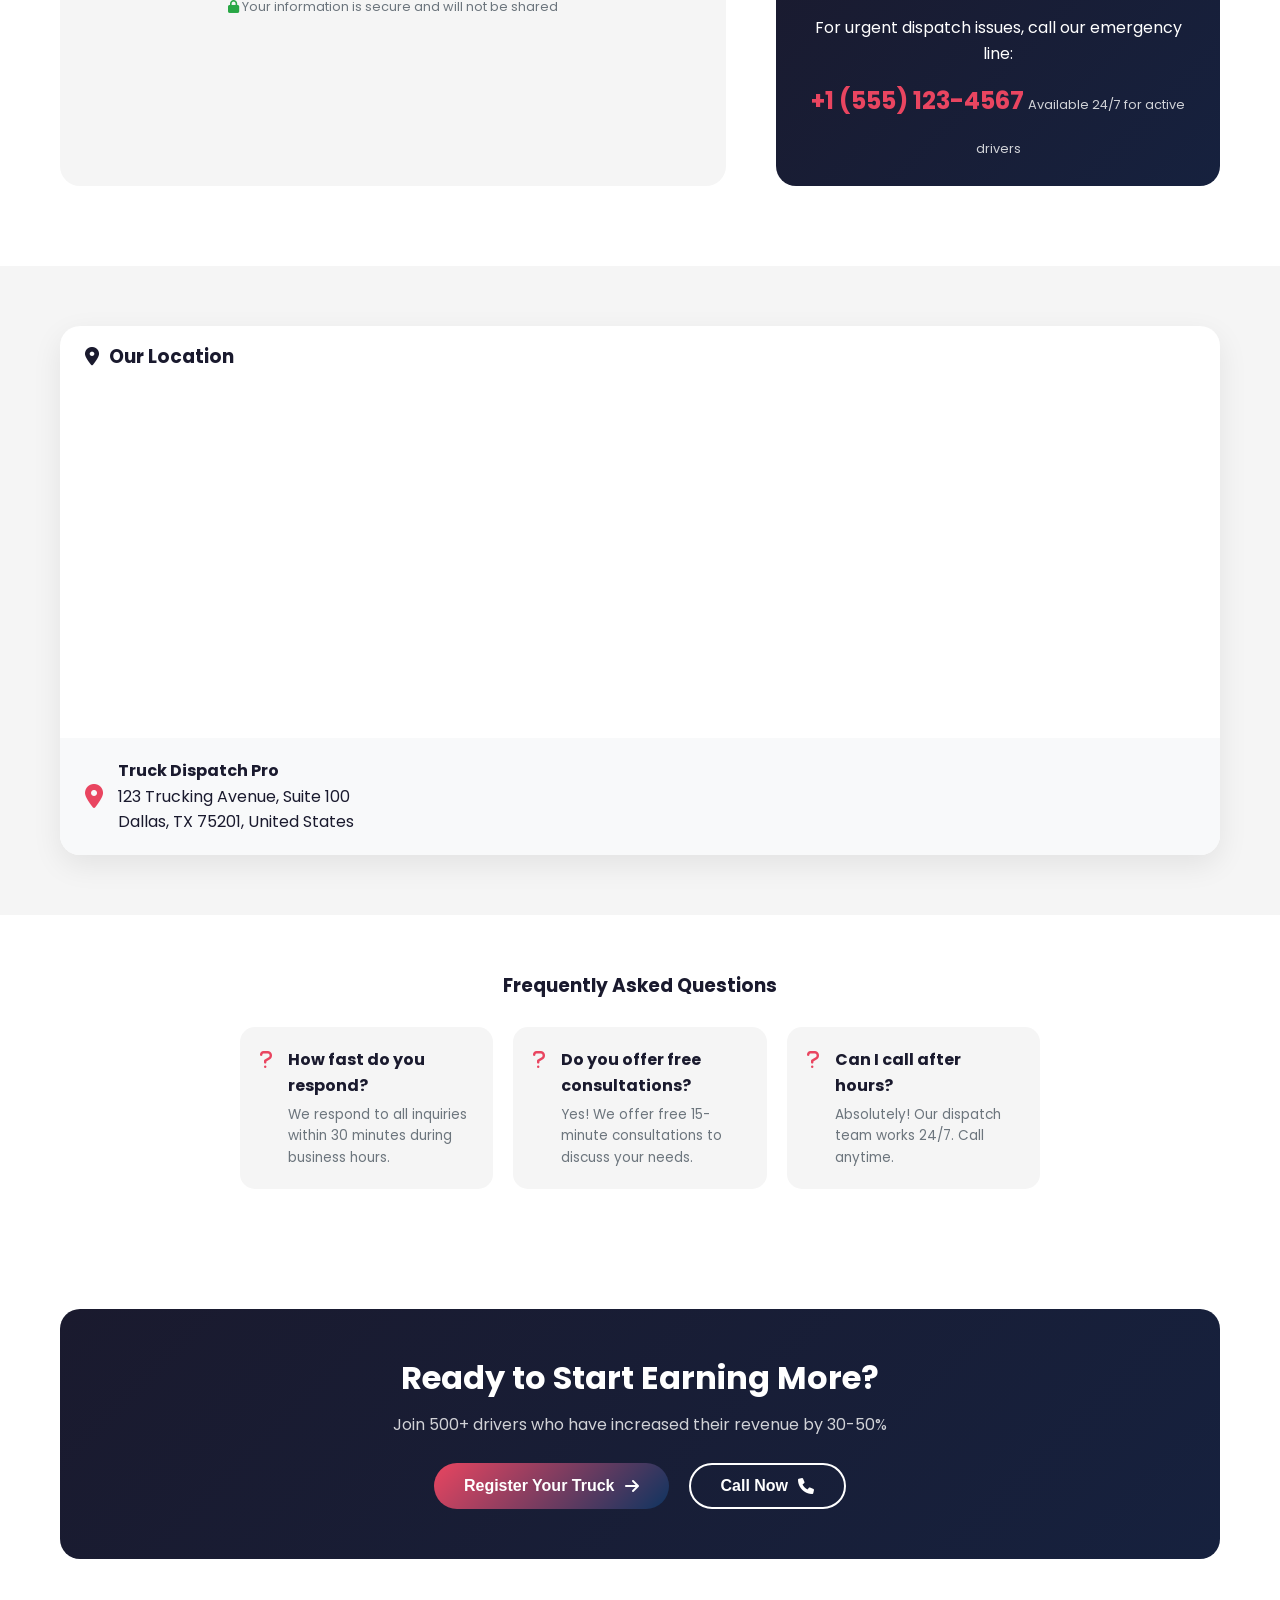
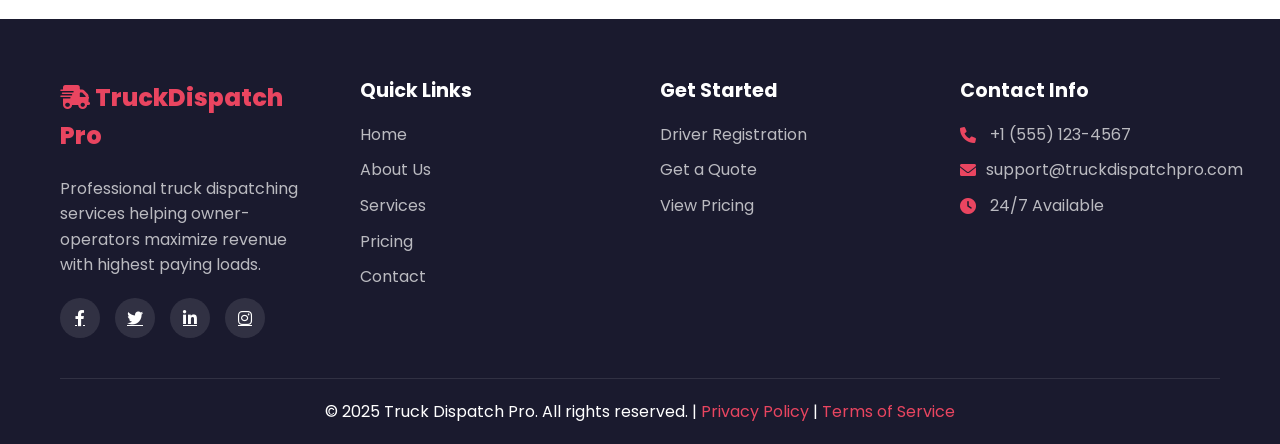
<file: contact.html>
<!DOCTYPE html>
<html lang="en">
<head>
    <meta charset="UTF-8">
    <meta name="viewport" content="width=device-width, initial-scale=1.0">
    <meta name="description" content="Contact Truck Dispatch Pro - Get a free quote for dispatching services. Call, email, or fill out our contact form. 24/7 support available.">
    <meta name="keywords" content="contact truck dispatching, get quote, truck dispatch support">
    <title>Contact Us | Truck Dispatch Pro</title>
    <link rel="stylesheet" href="https://cdnjs.cloudflare.com/ajax/libs/font-awesome/6.0.0/css/all.min.css">
    <link href="https://fonts.googleapis.com/css2?family=Poppins:wght@300;400;500;600;700;800&display=swap" rel="stylesheet">
    <link rel="stylesheet" href="style.css">
</head>
<body>

    <nav class="navbar">
        <div class="nav-container">
            <div class="logo">
                <i class="fas fa-truck-fast"></i>
                <span>Elite<span class="highlight">Dispatch</span> Pro</span>
            </div>
            <ul class="nav-menu" id="navMenu">
                <li><a href="index.html" class="nav-link">Home</a></li>
                <li><a href="about.html" class="nav-link">About</a></li>
                <li><a href="services.html" class="nav-link">Services</a></li>
                <li><a href="pricing.html" class="nav-link">Pricing</a></li>
                <li><a href="contact.html" class="nav-link active">Contact</a></li>
                <li><a href="register.html" class="nav-btn">Driver Register</a></li>
            </ul>
            <div class="hamburger" id="hamburger">
                <i class="fas fa-bars"></i>
            </div>
        </div>
    </nav>

    <!-- Page Header -->
    <section class="page-header">
        <div class="container">
            <h1>Get In <span class="highlight">Touch</span></h1>
            <p>We're here 24/7 to answer your questions and provide free quotes</p>
        </div>
    </section>

    <!-- Contact Info Cards -->
    <section class="contact-info-section">
        <div class="container">
            <div class="contact-cards-grid">
                <div class="contact-info-card">
                    <div class="contact-icon">
                        <i class="fas fa-phone-alt"></i>
                    </div>
                    <h3>Call Us 24/7</h3>
                    <p class="contact-detail">+1 (555) 123-4567</p>
                    <p class="contact-detail">+1 (800) 123-4567</p>
                    <p class="contact-note">Toll Free</p>
                </div>
                
                <div class="contact-info-card">
                    <div class="contact-icon">
                        <i class="fas fa-envelope"></i>
                    </div>
                    <h3>Email Us</h3>
                    <p class="contact-detail">support@truckdispatchpro.com</p>
                    <p class="contact-detail">sales@truckdispatchpro.com</p>
                    <p class="contact-note">Response within 30 minutes</p>
                </div>
                
                <div class="contact-info-card">
                    <div class="contact-icon">
                        <i class="fas fa-clock"></i>
                    </div>
                    <h3>24/7 Support</h3>
                    <p class="contact-detail">Monday - Sunday</p>
                    <p class="contact-detail">24 Hours / 7 Days</p>
                    <p class="contact-note">Always available</p>
                </div>
                
                <div class="contact-info-card">
                    <div class="contact-icon">
                        <i class="fas fa-map-marker-alt"></i>
                    </div>
                    <h3>Office Address</h3>
                    <p class="contact-detail">123 Trucking Avenue</p>
                    <p class="contact-detail">Dallas, TX 75201</p>
                    <p class="contact-note">Virtual meetings available</p>
                </div>
            </div>
        </div>
    </section>

    <!-- Contact Form & Map Section -->
    <section class="contact-form-section">
        <div class="container">
            <div class="contact-grid">
                <!-- Contact Form -->
                <div class="contact-form-wrapper">
                    <div class="form-header">
                        <h2>Get a <span class="highlight">Free Quote</span></h2>
                        <p>Fill out the form below and we'll get back to you within 30 minutes</p>
                    </div>
                    
                    <form id="contactForm" class="contact-form">
                        <div class="form-row">
                            <div class="form-group">
                                <label><i class="fas fa-user"></i> Full Name *</label>
                                <input type="text" id="name" placeholder="Enter your full name" required>
                            </div>
                            <div class="form-group">
                                <label><i class="fas fa-phone"></i> Phone Number *</label>
                                <input type="tel" id="phone" placeholder="Enter your phone number" required>
                            </div>
                        </div>
                        
                        <div class="form-row">
                            <div class="form-group">
                                <label><i class="fas fa-envelope"></i> Email Address *</label>
                                <input type="email" id="email" placeholder="Enter your email address" required>
                            </div>
                            <div class="form-group">
                                <label><i class="fas fa-truck"></i> Number of Trucks</label>
                                <select id="trucks">
                                    <option value="1">1 truck (Owner Operator)</option>
                                    <option value="2-3">2-3 trucks</option>
                                    <option value="4-5">4-5 trucks</option>
                                    <option value="6-10">6-10 trucks</option>
                                    <option value="10+">10+ trucks</option>
                                </select>
                            </div>
                        </div>
                        
                        <div class="form-row">
                            <div class="form-group">
                                <label><i class="fas fa-route"></i> Truck Type</label>
                                <select id="truckType">
                                    <option value="Dry Van">Dry Van</option>
                                    <option value="Reefer">Reefer</option>
                                    <option value="Flatbed">Flatbed</option>
                                    <option value="Hot Shot">Hot Shot</option>
                                    <option value="Power Only">Power Only</option>
                                    <option value="Box Truck">Box Truck</option>
                                </select>
                            </div>
                            <div class="form-group">
                                <label><i class="fas fa-map"></i> Operating Area</label>
                                <select id="operatingArea">
                                    <option value="Local">Local (within 100 miles)</option>
                                    <option value="Regional">Regional (100-500 miles)</option>
                                    <option value="OTR">OTR (500+ miles)</option>
                                    <option value="All">All areas</option>
                                </select>
                            </div>
                        </div>
                        
                        <div class="form-group">
                            <label><i class="fas fa-comment"></i> Message *</label>
                            <textarea id="message" rows="5" placeholder="Tell us about your trucking needs, preferred lanes, or any questions..." required></textarea>
                        </div>
                        
                        <div class="form-checkbox">
                            <input type="checkbox" id="contactTerms" required>
                            <label>I agree to the <a href="#">Terms of Service</a> and <a href="#">Privacy Policy</a></label>
                        </div>
                        
                        <button type="submit" class="btn btn-primary btn-block">
                            Send Message <i class="fas fa-paper-plane"></i>
                        </button>
                        
                        <p class="form-note">
                            <i class="fas fa-lock"></i> Your information is secure and will not be shared
                        </p>
                    </form>
                    
                    <div id="formSuccess" class="form-success" style="display: none;">
                        <i class="fas fa-check-circle"></i>
                        <h3>Thank You!</h3>
                        <p>Your message has been sent successfully. We'll contact you within 30 minutes.</p>
                        <button class="btn btn-primary" onclick="location.href='index.html'">Back to Home</button>
                    </div>
                </div>
                
                <!-- Map & Business Hours -->
                <div class="contact-sidebar">
                    <div class="business-hours">
                        <h3><i class="fas fa-clock"></i> Business Hours</h3>
                        <div class="hours-list">
                            <div class="hour-item">
                                <span>Monday - Friday</span>
                                <strong>24/7</strong>
                            </div>
                            <div class="hour-item">
                                <span>Saturday</span>
                                <strong>24/7</strong>
                            </div>
                            <div class="hour-item">
                                <span>Sunday</span>
                                <strong>24/7</strong>
                            </div>
                        </div>
                        <p class="hours-note"><i class="fas fa-headset"></i> Emergency support available anytime</p>
                    </div>
                    
                    <div class="quick-response">
                        <h3><i class="fas fa-bolt"></i> Quick Response</h3>
                        <div class="response-times">
                            <div class="response-item">
                                <i class="fas fa-phone"></i>
                                <div>
                                    <strong>Phone Response</strong>
                                    <span>Within 5 minutes</span>
                                </div>
                            </div>
                            <div class="response-item">
                                <i class="fas fa-envelope"></i>
                                <div>
                                    <strong>Email Response</strong>
                                    <span>Within 30 minutes</span>
                                </div>
                            </div>
                            <div class="response-item">
                                <i class="fas fa-comment"></i>
                                <div>
                                    <strong>Quote Request</strong>
                                    <span>Within 1 hour</span>
                                </div>
                            </div>
                        </div>
                    </div>
                    
                    <div class="emergency-contact">
                        <i class="fas fa-exclamation-triangle"></i>
                        <h3>Emergency?</h3>
                        <p>For urgent dispatch issues, call our emergency line:</p>
                        <a href="tel:+15551234567" class="emergency-number">+1 (555) 123-4567</a>
                        <span class="emergency-note">Available 24/7 for active drivers</span>
                    </div>
                </div>
            </div>
        </div>
    </section>

    <!-- Map Location Section -->
    <section class="map-section">
        <div class="container">
            <div class="map-wrapper">
                <h3><i class="fas fa-map-marker-alt"></i> Our Location</h3>
                <div class="map-container">
                    <!-- Google Maps Embed -->
                    <iframe 
                        src="https://www.google.com/maps/embed?pb=!1m18!1m12!1m3!1d214587.6017051612!2d-96.87114589999999!3d32.8203525!2m3!1f0!2f0!3f0!3m2!1i1024!2i768!4f13.1!3m3!1m2!1s0x864c19f77b45974d%3A0xb9ec9ba4f647678f!2sDallas%2C%20TX!5e0!3m2!1sen!2sus!4v1700000000000!5m2!1sen!2sus" 
                        width="100%" 
                        height="350" 
                        style="border:0;" 
                        allowfullscreen="" 
                        loading="lazy"
                        referrerpolicy="no-referrer-when-downgrade">
                    </iframe>
                </div>
                <div class="map-address">
                    <i class="fas fa-location-dot"></i>
                    <div>
                        <strong>Truck Dispatch Pro</strong><br>
                        123 Trucking Avenue, Suite 100<br>
                        Dallas, TX 75201, United States
                    </div>
                </div>
            </div>
        </div>
    </section>

    <!-- FAQ Contact Section -->
    <section class="contact-faq">
        <div class="container">
            <div class="faq-contact-wrapper">
                <h3>Frequently Asked Questions</h3>
                <div class="contact-faq-grid">
                    <div class="contact-faq-item">
                        <i class="fas fa-question"></i>
                        <div>
                            <strong>How fast do you respond?</strong>
                            <p>We respond to all inquiries within 30 minutes during business hours.</p>
                        </div>
                    </div>
                    <div class="contact-faq-item">
                        <i class="fas fa-question"></i>
                        <div>
                            <strong>Do you offer free consultations?</strong>
                            <p>Yes! We offer free 15-minute consultations to discuss your needs.</p>
                        </div>
                    </div>
                    <div class="contact-faq-item">
                        <i class="fas fa-question"></i>
                        <div>
                            <strong>Can I call after hours?</strong>
                            <p>Absolutely! Our dispatch team works 24/7. Call anytime.</p>
                        </div>
                    </div>
                </div>
            </div>
        </div>
    </section>

    <!-- CTA Section -->
    <section class="cta-small">
        <div class="container">
            <div class="cta-wrapper">
                <h3>Ready to Start Earning More?</h3>
                <p>Join 500+ drivers who have increased their revenue by 30-50%</p>
                <div class="cta-buttons">
                    <button class="btn btn-primary" onclick="location.href='register.html'">
                        Register Your Truck <i class="fas fa-arrow-right"></i>
                    </button>
                    <button class="btn btn-outline" onclick="location.href='tel:+15551234567'">
                        Call Now <i class="fas fa-phone"></i>
                    </button>
                </div>
            </div>
        </div>
    </section>

    <!-- Footer -->
    <footer class="footer">
        <div class="container">
            <div class="footer-grid">
                <div class="footer-about">
                    <div class="footer-logo">
                        <i class="fas fa-truck-fast"></i>
                        <span>Truck<span>Dispatch</span> Pro</span>
                    </div>
                    <p>Professional truck dispatching services helping owner-operators maximize revenue with highest paying loads.</p>
                    <div class="social-links">
                        <a href="#"><i class="fab fa-facebook-f"></i></a>
                        <a href="#"><i class="fab fa-twitter"></i></a>
                        <a href="#"><i class="fab fa-linkedin-in"></i></a>
                        <a href="#"><i class="fab fa-instagram"></i></a>
                    </div>
                </div>
                <div class="footer-links">
                    <h4>Quick Links</h4>
                    <ul>
                        <li><a href="index.html">Home</a></li>
                        <li><a href="about.html">About Us</a></li>
                        <li><a href="services.html">Services</a></li>
                        <li><a href="pricing.html">Pricing</a></li>
                        <li><a href="contact.html">Contact</a></li>
                    </ul>
                </div>
                <div class="footer-links">
                    <h4>Get Started</h4>
                    <ul>
                        <li><a href="register.html">Driver Registration</a></li>
                        <li><a href="contact.html">Get a Quote</a></li>
                        <li><a href="pricing.html">View Pricing</a></li>
                    </ul>
                </div>
                <div class="footer-contact">
                    <h4>Contact Info</h4>
                    <ul>
                        <li><i class="fas fa-phone"></i> +1 (555) 123-4567</li>
                        <li><i class="fas fa-envelope"></i> support@truckdispatchpro.com</li>
                        <li><i class="fas fa-clock"></i> 24/7 Available</li>
                    </ul>
                </div>
            </div>
            <div class="footer-bottom">
                <p>&copy; 2025 Truck Dispatch Pro. All rights reserved. | <a href="#">Privacy Policy</a> | <a href="#">Terms of Service</a></p>
            </div>
        </div>
    </footer>

    <script src="script.js"></script>
</body>
</html>
</file>
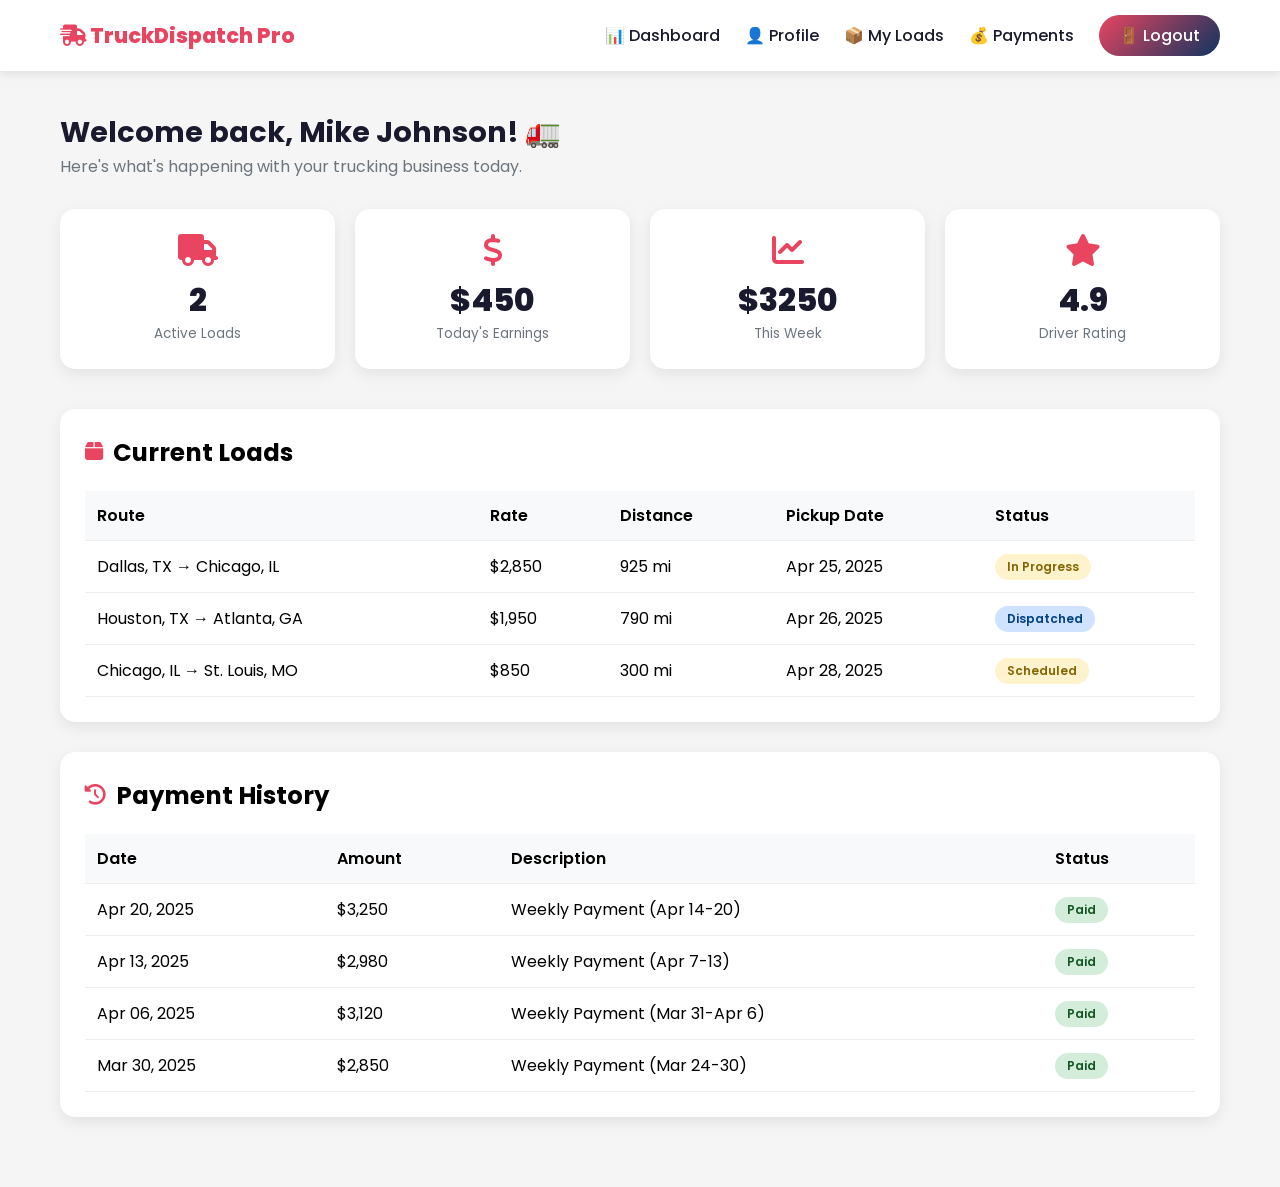
<file: dashboard.html>
<!DOCTYPE html>
<html lang="en">
<head>
    <meta charset="UTF-8">
    <meta name="viewport" content="width=device-width, initial-scale=1.0">
    <title>Driver Dashboard | Truck Dispatch Pro</title>
    <link rel="stylesheet" href="https://cdnjs.cloudflare.com/ajax/libs/font-awesome/6.0.0/css/all.min.css">
    <link href="https://fonts.googleapis.com/css2?family=Poppins:wght@300;400;500;600;700;800&display=swap" rel="stylesheet">
    <style>
        * {
            margin: 0;
            padding: 0;
            box-sizing: border-box;
        }

        body {
            font-family: 'Poppins', sans-serif;
            background: #f5f5f5;
        }

        /* Dashboard Container */
        .dashboard-container {
            background: #f5f5f5;
            min-height: 100vh;
        }
        
        /* Navbar */
        .dashboard-nav {
            background: white;
            box-shadow: 0 2px 10px rgba(0,0,0,0.1);
            padding: 15px 0;
            position: sticky;
            top: 0;
            z-index: 100;
        }
        
        .dashboard-nav .nav-container {
            display: flex;
            justify-content: space-between;
            align-items: center;
            max-width: 1200px;
            margin: 0 auto;
            padding: 0 20px;
        }
        
        .dashboard-logo {
            font-size: 1.3rem;
            font-weight: 800;
        }
        
        .dashboard-logo i {
            color: #e94560;
        }
        
        .dashboard-logo span {
            color: #e94560;
        }
        
        .dashboard-nav-links {
            display: flex;
            gap: 25px;
            align-items: center;
            flex-wrap: wrap;
        }
        
        .dashboard-nav-links a {
            text-decoration: none;
            color: #1a1a2e;
            font-weight: 500;
            transition: color 0.3s;
            cursor: pointer;
        }
        
        .dashboard-nav-links a:hover {
            color: #e94560;
        }
        
        .logout-btn {
            background: linear-gradient(135deg, #e94560 0%, #0f3460 100%);
            color: white !important;
            padding: 8px 20px;
            border-radius: 50px;
        }
        
        .logout-btn:hover {
            transform: translateY(-2px);
            box-shadow: 0 5px 15px rgba(233,69,96,0.3);
        }
        
        /* Main Content */
        .dashboard-main {
            max-width: 1200px;
            margin: 0 auto;
            padding: 40px 20px;
        }
        
        .welcome-section {
            margin-bottom: 30px;
        }
        
        .welcome-section h1 {
            font-size: 1.8rem;
            color: #1a1a2e;
        }
        
        .welcome-section p {
            color: #6c757d;
        }
        
        /* Stats Cards */
        .stats-grid {
            display: grid;
            grid-template-columns: repeat(auto-fit, minmax(220px, 1fr));
            gap: 20px;
            margin-bottom: 40px;
        }
        
        .stat-card {
            background: white;
            padding: 25px;
            border-radius: 15px;
            text-align: center;
            box-shadow: 0 5px 15px rgba(0,0,0,0.08);
            transition: transform 0.3s;
        }
        
        .stat-card:hover {
            transform: translateY(-5px);
        }
        
        .stat-card i {
            font-size: 2rem;
            color: #e94560;
            margin-bottom: 10px;
        }
        
        .stat-card .number {
            font-size: 2rem;
            font-weight: 800;
            color: #1a1a2e;
        }
        
        .stat-card .label {
            color: #6c757d;
            font-size: 0.85rem;
        }
        
        /* Section Cards */
        .section-card {
            background: white;
            border-radius: 15px;
            padding: 25px;
            margin-bottom: 30px;
            box-shadow: 0 5px 15px rgba(0,0,0,0.08);
            transition: all 0.3s ease;
        }
        
        .section-title {
            font-size: 1.3rem;
            margin-bottom: 20px;
            display: flex;
            align-items: center;
            gap: 10px;
        }
        
        .section-title i {
            color: #e94560;
        }
        
        /* Tables */
        .loads-table, .payments-table {
            width: 100%;
            border-collapse: collapse;
        }
        
        .loads-table th, .payments-table th,
        .loads-table td, .payments-table td {
            padding: 12px;
            text-align: left;
            border-bottom: 1px solid #eee;
        }
        
        .loads-table th, .payments-table th {
            background: #f8f9fa;
            font-weight: 600;
        }
        
        /* Status Badges */
        .status-badge {
            display: inline-block;
            padding: 4px 12px;
            border-radius: 20px;
            font-size: 0.75rem;
            font-weight: 600;
        }
        
        .status-inprogress { background: #fff3cd; color: #856404; }
        .status-dispatched { background: #cfe2ff; color: #004085; }
        .status-delivered { background: #d4edda; color: #155724; }
        .status-paid { background: #d4edda; color: #155724; }
        
        /* Profile Card */
        .profile-card {
            background: linear-gradient(135deg, #1a1a2e, #16213e);
            color: white;
            padding: 30px;
            border-radius: 20px;
            margin-bottom: 30px;
            display: flex;
            align-items: center;
            gap: 30px;
            flex-wrap: wrap;
        }
        
        .profile-avatar {
            width: 100px;
            height: 100px;
            background: linear-gradient(135deg, #e94560, #0f3460);
            border-radius: 50%;
            display: flex;
            align-items: center;
            justify-content: center;
        }
        
        .profile-avatar i {
            font-size: 3rem;
            color: white;
        }
        
        .profile-info h3 {
            font-size: 1.5rem;
            margin-bottom: 10px;
        }
        
        .profile-info p {
            margin: 5px 0;
            opacity: 0.8;
        }
        
        .profile-stats {
            display: flex;
            gap: 30px;
            margin-top: 15px;
            flex-wrap: wrap;
        }
        
        .profile-stat {
            text-align: center;
        }
        
        .profile-stat .value {
            font-size: 1.3rem;
            font-weight: 700;
            color: #e94560;
        }
        
        /* Hidden Class */
        .hidden {
            display: none;
        }
        
        /* Responsive */
        @media (max-width: 768px) {
            .dashboard-nav-links { gap: 12px; }
            .loads-table, .payments-table { font-size: 0.75rem; }
            .loads-table th, .payments-table th,
            .loads-table td, .payments-table td { padding: 8px; }
            .stats-grid { grid-template-columns: repeat(2, 1fr); }
            .welcome-section h1 { font-size: 1.3rem; }
            .profile-card { flex-direction: column; text-align: center; }
            .profile-stats { justify-content: center; }
        }
        
        @media (max-width: 480px) {
            .dashboard-nav .nav-container { flex-direction: column; gap: 10px; }
            .stats-grid { grid-template-columns: 1fr; }
        }
    </style>
</head>
<body>

    <div class="dashboard-container">
        <!-- Dashboard Navbar -->
        <nav class="dashboard-nav">
            <div class="nav-container">
                <div class="dashboard-logo">
                    <i class="fas fa-truck-fast"></i>
                    <span>Truck<span>Dispatch</span> Pro</span>
                </div>
                <div class="dashboard-nav-links">
                    <a id="dashboardLink">📊 Dashboard</a>
                    <a id="profileLink">👤 Profile</a>
                    <a id="loadsLink">📦 My Loads</a>
                    <a id="paymentsLink">💰 Payments</a>
                    <a id="logoutBtn" class="logout-btn">🚪 Logout</a>
                </div>
            </div>
        </nav>
        
        <!-- Main Content -->
        <div class="dashboard-main">
            <!-- Welcome Section -->
            <div class="welcome-section">
                <h1 id="welcomeName">Welcome, Driver!</h1>
                <p>Here's what's happening with your trucking business today.</p>
            </div>
            
            <!-- Dashboard View (Default) -->
            <div id="dashboardView">
                <!-- Stats Cards -->
                <div class="stats-grid">
                    <div class="stat-card">
                        <i class="fas fa-truck"></i>
                        <div class="number" id="activeLoads">0</div>
                        <div class="label">Active Loads</div>
                    </div>
                    <div class="stat-card">
                        <i class="fas fa-dollar-sign"></i>
                        <div class="number" id="todayEarnings">$0</div>
                        <div class="label">Today's Earnings</div>
                    </div>
                    <div class="stat-card">
                        <i class="fas fa-chart-line"></i>
                        <div class="number" id="weeklyEarnings">$0</div>
                        <div class="label">This Week</div>
                    </div>
                    <div class="stat-card">
                        <i class="fas fa-star"></i>
                        <div class="number" id="rating">0.0</div>
                        <div class="label">Driver Rating</div>
                    </div>
                </div>
                
                <!-- Current Loads -->
                <div class="section-card" id="loadsSection">
                    <div class="section-title">
                        <i class="fas fa-box"></i>
                        <h3>Current Loads</h3>
                    </div>
                    <div style="overflow-x: auto;">
                        <table class="loads-table">
                            <thead>
                                <tr><th>Route</th><th>Rate</th><th>Distance</th><th>Pickup Date</th><th>Status</th></tr>
                            </thead>
                            <tbody id="loadsTableBody">
                                <tr><td colspan="5" style="text-align: center;">Loading......</td></tr>
                            </tbody>
                        </table>
                    </div>
                </div>
                
                <!-- Payment History -->
                <div class="section-card" id="paymentsSection">
                    <div class="section-title">
                        <i class="fas fa-history"></i>
                        <h3>Payment History</h3>
                    </div>
                    <div style="overflow-x: auto;">
                        <table class="payments-table">
                            <thead>
                                <tr><th>Date</th><th>Amount</th><th>Description</th><th>Status</th></tr>
                            </thead>
                            <tbody id="paymentsTableBody">
                                <tr><td colspan="4" style="text-align: center;">Loading......</td></tr>
                            </tbody>
                        </table>
                    </div>
                </div>
            </div>
            
            <!-- Profile View (Hidden by default) -->
            <div id="profileView" class="hidden">
                <div class="profile-card" id="profileCard">
                    <!-- Dynamic content -->
                </div>
            </div>
            
            <!-- Loads Only View (Hidden by default) -->
            <div id="loadsOnlyView" class="hidden">
                <div class="section-card">
                    <div class="section-title">
                        <i class="fas fa-box"></i>
                        <h3>All My Loads</h3>
                    </div>
                    <div style="overflow-x: auto;">
                        <table class="loads-table">
                            <thead>
                                <tr><th>Route</th><th>Rate</th><th>Distance</th><th>Pickup Date</th><th>Delivery Date</th><th>Status</th></tr>
                            </thead>
                            <tbody id="loadsOnlyTableBody">
                                <tr><td colspan="6" style="text-align: center;">Loading...</td></tr>
                            </tbody>
                        </table>
                    </div>
                </div>
            </div>
            
            <!-- Payments Only View (Hidden by default) -->
            <div id="paymentsOnlyView" class="hidden">
                <div class="section-card">
                    <div class="section-title">
                        <i class="fas fa-history"></i>
                        <h3>Payment History</h3>
                    </div>
                    <div style="overflow-x: auto;">
                        <table class="payments-table">
                            <thead>
                                <tr><th>Date</th><th>Amount</th><th>Description</th><th>Status</th></tr>
                            </thead>
                            <tbody id="paymentsOnlyTableBody">
                                <tr><td colspan="4" style="text-align: center;">Loading...</td></tr>
                            </tbody>
                        </table>
                    </div>
                </div>
            </div>
        </div>
    </div>

    <script>
        // ==================== DASHBOARD DATA ====================
        let currentUser = null;
        
        // Load user data from localStorage
        function loadUserData() {
            const savedUser = localStorage.getItem('loggedInUser');
            if (savedUser) {
                currentUser = JSON.parse(savedUser);
            } else {
                // Demo user if not logged in
                currentUser = {
                    name: "Mike Johnson",
                    email: "driver@truckdispatch.com",
                    phone: "+1 (555) 123-4567",
                    truckType: "Dry Van",
                    experience: "8 years",
                    activeLoads: 2,
                    todayEarnings: 450,
                    weeklyEarnings: 3250,
                    rating: 4.9
                };
            }
            return currentUser;
        }
        
        // Loads data
        const loadsData = [
            { route: "Dallas, TX → Chicago, IL", rate: "$2,850", distance: "925 mi", pickupDate: "Apr 25, 2025", deliveryDate: "Apr 27, 2025", status: "In Progress" },
            { route: "Houston, TX → Atlanta, GA", rate: "$1,950", distance: "790 mi", pickupDate: "Apr 26, 2025", deliveryDate: "Apr 28, 2025", status: "Dispatched" },
            { route: "Chicago, IL → St. Louis, MO", rate: "$850", distance: "300 mi", pickupDate: "Apr 28, 2025", deliveryDate: "Apr 29, 2025", status: "Scheduled" }
        ];
        
        // Payments data
        const paymentsData = [
            { date: "Apr 20, 2025", amount: "$3,250", description: "Weekly Payment (Apr 14-20)", status: "Paid" },
            { date: "Apr 13, 2025", amount: "$2,980", description: "Weekly Payment (Apr 7-13)", status: "Paid" },
            { date: "Apr 06, 2025", amount: "$3,120", description: "Weekly Payment (Mar 31-Apr 6)", status: "Paid" },
            { date: "Mar 30, 2025", amount: "$2,850", description: "Weekly Payment (Mar 24-30)", status: "Paid" }
        ];
        
        // Update Dashboard
        function updateDashboard() {
            const user = loadUserData();
            
            // Update welcome name
            document.getElementById('welcomeName').textContent = `Welcome back, ${user.name}! 🚛`;
            
            // Update stats
            document.getElementById('activeLoads').textContent = user.activeLoads || 2;
            document.getElementById('todayEarnings').textContent = `$${user.todayEarnings || 450}`;
            document.getElementById('weeklyEarnings').textContent = `$${user.weeklyEarnings || 3250}`;
            document.getElementById('rating').textContent = user.rating || 4.9;
            
            // Update loads table
            const loadsBody = document.getElementById('loadsTableBody');
            loadsBody.innerHTML = loadsData.map(load => {
                let statusClass = '';
                if (load.status === 'In Progress') statusClass = 'status-inprogress';
                else if (load.status === 'Dispatched') statusClass = 'status-dispatched';
                else statusClass = 'status-inprogress';
                
                return `<tr>
                    <td>${load.route}</td>
                    <td>${load.rate}</td>
                    <td>${load.distance}</td>
                    <td>${load.pickupDate}</td>
                    <td><span class="status-badge ${statusClass}">${load.status}</span></td>
                </tr>`;
            }).join('');
            
            // Update payments table
            const paymentsBody = document.getElementById('paymentsTableBody');
            paymentsBody.innerHTML = paymentsData.map(payment => `
                <tr>
                    <td>${payment.date}</td>
                    <td>${payment.amount}</td>
                    <td>${payment.description}</td>
                    <td><span class="status-badge status-paid">${payment.status}</span></td>
                </tr>
            `).join('');
        }
        
        // Update Profile View
        function updateProfileView() {
            const user = loadUserData();
            const profileCard = document.getElementById('profileCard');
            profileCard.innerHTML = `
                <div class="profile-avatar">
                    <i class="fas fa-user-circle"></i>
                </div>
                <div class="profile-info">
                    <h3>${user.name}</h3>
                    <p><i class="fas fa-envelope"></i> ${user.email}</p>
                    <p><i class="fas fa-phone"></i> ${user.phone || '+1 (555) 123-4567'}</p>
                    <p><i class="fas fa-truck"></i> Truck Type: ${user.truckType || 'Dry Van'}</p>
                    <p><i class="fas fa-chart-line"></i> Experience: ${user.experience || '8 years'}</p>
                    <div class="profile-stats">
                        <div class="profile-stat"><div class="value">${user.activeLoads || 2}</div><span>Active Loads</span></div>
                        <div class="profile-stat"><div class="value">${user.rating || 4.9}★</div><span>Rating</span></div>
                        <div class="profile-stat"><div class="value">${user.weeklyEarnings || 3250}</div><span>Weekly</span></div>
                    </div>
                </div>
            `;
        }
        
        // Update Loads Only View
        function updateLoadsOnlyView() {
            const loadsOnlyBody = document.getElementById('loadsOnlyTableBody');
            loadsOnlyBody.innerHTML = loadsData.map(load => {
                let statusClass = '';
                if (load.status === 'In Progress') statusClass = 'status-inprogress';
                else if (load.status === 'Dispatched') statusClass = 'status-dispatched';
                else statusClass = 'status-inprogress';
                
                return `<tr>
                    <td>${load.route}</td>
                    <td>${load.rate}</td>
                    <td>${load.distance}</td>
                    <td>${load.pickupDate}</td>
                    <td>${load.deliveryDate || 'TBD'}</td>
                    <td><span class="status-badge ${statusClass}">${load.status}</span></td>
                </tr>`;
            }).join('');
        }
        
        // Update Payments Only View
        function updatePaymentsOnlyView() {
            const paymentsOnlyBody = document.getElementById('paymentsOnlyTableBody');
            paymentsOnlyBody.innerHTML = paymentsData.map(payment => `
                <tr>
                    <td>${payment.date}</td>
                    <td>${payment.amount}</td>
                    <td>${payment.description}</td>
                    <td><span class="status-badge status-paid">${payment.status}</span></td>
                </tr>
            `).join('');
        }
        
        // View Management
        function showDashboardView() {
            document.getElementById('dashboardView').classList.remove('hidden');
            document.getElementById('profileView').classList.add('hidden');
            document.getElementById('loadsOnlyView').classList.add('hidden');
            document.getElementById('paymentsOnlyView').classList.add('hidden');
        }
        
        function showProfileView() {
            updateProfileView();
            document.getElementById('dashboardView').classList.add('hidden');
            document.getElementById('profileView').classList.remove('hidden');
            document.getElementById('loadsOnlyView').classList.add('hidden');
            document.getElementById('paymentsOnlyView').classList.add('hidden');
        }
        
        function showLoadsView() {
            updateLoadsOnlyView();
            document.getElementById('dashboardView').classList.add('hidden');
            document.getElementById('profileView').classList.add('hidden');
            document.getElementById('loadsOnlyView').classList.remove('hidden');
            document.getElementById('paymentsOnlyView').classList.add('hidden');
        }
        
        function showPaymentsView() {
            updatePaymentsOnlyView();
            document.getElementById('dashboardView').classList.add('hidden');
            document.getElementById('profileView').classList.add('hidden');
            document.getElementById('loadsOnlyView').classList.add('hidden');
            document.getElementById('paymentsOnlyView').classList.remove('hidden');
        }
        
        // Logout function
        function logout() {
            localStorage.removeItem('loggedInUser');
            window.location.href = 'index.html';
        }
        
        // ==================== EVENT LISTENERS ====================
        document.getElementById('dashboardLink').addEventListener('click', showDashboardView);
        document.getElementById('profileLink').addEventListener('click', showProfileView);
        document.getElementById('loadsLink').addEventListener('click', showLoadsView);
        document.getElementById('paymentsLink').addEventListener('click', showPaymentsView);
        document.getElementById('logoutBtn').addEventListener('click', logout);
        
        // ==================== INITIALIZE ====================
        loadUserData();
        updateDashboard();
        showDashboardView();
    </script>
</body>
</html>
</file>
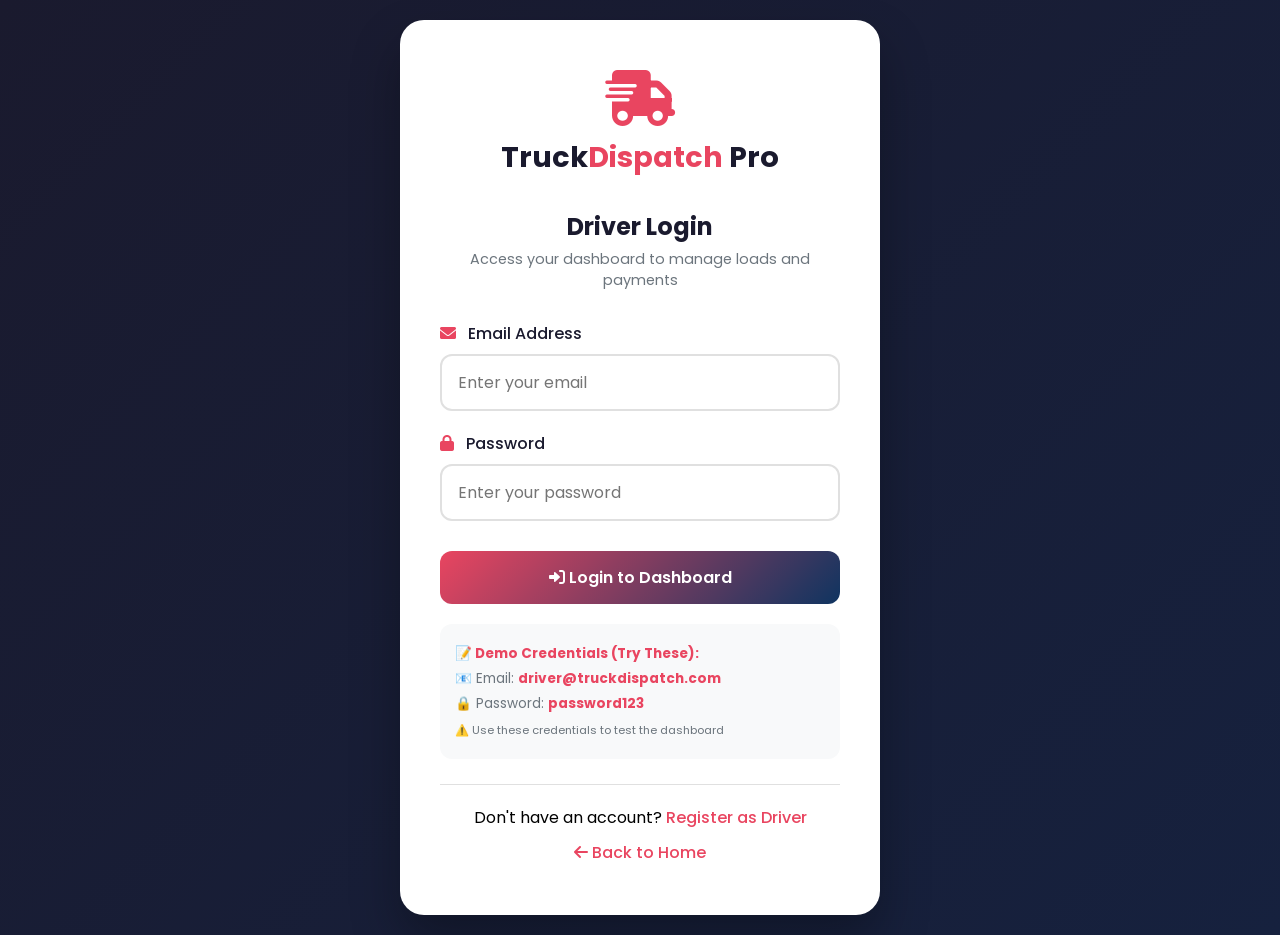
<file: login.html>
<!DOCTYPE html>
<html lang="en">
<head>
    <meta charset="UTF-8">
    <meta name="viewport" content="width=device-width, initial-scale=1.0">
    <title>Driver Login | Truck Dispatch Pro</title>
    <link rel="stylesheet" href="https://cdnjs.cloudflare.com/ajax/libs/font-awesome/6.0.0/css/all.min.css">
    <link href="https://fonts.googleapis.com/css2?family=Poppins:wght@300;400;500;600;700;800&display=swap" rel="stylesheet">
    <style>
        * {
            margin: 0;
            padding: 0;
            box-sizing: border-box;
        }

        body {
            font-family: 'Poppins', sans-serif;
            background: linear-gradient(135deg, #1a1a2e 0%, #16213e 100%);
            min-height: 100vh;
        }

        .login-container {
            min-height: 100vh;
            display: flex;
            align-items: center;
            justify-content: center;
            padding: 20px;
        }

        .login-card {
            background: white;
            border-radius: 24px;
            padding: 50px 40px;
            max-width: 480px;
            width: 100%;
            box-shadow: 0 25px 50px rgba(0,0,0,0.3);
            animation: fadeInUp 0.6s ease;
        }

        @keyframes fadeInUp {
            from {
                opacity: 0;
                transform: translateY(30px);
            }
            to {
                opacity: 1;
                transform: translateY(0);
            }
        }

        .login-logo {
            text-align: center;
            margin-bottom: 30px;
        }

        .login-logo i {
            font-size: 3.5rem;
            color: #e94560;
        }

        .login-logo h2 {
            font-size: 1.8rem;
            margin-top: 10px;
            color: #1a1a2e;
        }

        .login-logo span {
            color: #e94560;
        }

        .login-title {
            text-align: center;
            margin-bottom: 30px;
        }

        .login-title h3 {
            font-size: 1.5rem;
            color: #1a1a2e;
            margin-bottom: 5px;
        }

        .login-title p {
            color: #6c757d;
            font-size: 0.9rem;
        }

        .input-group {
            margin-bottom: 20px;
        }

        .input-group label {
            display: block;
            margin-bottom: 8px;
            font-weight: 500;
            color: #1a1a2e;
        }

        .input-group label i {
            color: #e94560;
            margin-right: 8px;
        }

        .input-group input {
            width: 100%;
            padding: 14px 16px;
            border: 2px solid #e0e0e0;
            border-radius: 12px;
            font-size: 1rem;
            font-family: 'Poppins', sans-serif;
            transition: all 0.3s ease;
        }

        .input-group input:focus {
            outline: none;
            border-color: #e94560;
            box-shadow: 0 0 0 3px rgba(233,69,96,0.1);
        }

        .login-btn {
            width: 100%;
            padding: 14px;
            background: linear-gradient(135deg, #e94560 0%, #0f3460 100%);
            color: white;
            border: none;
            border-radius: 12px;
            font-size: 1rem;
            font-weight: 600;
            cursor: pointer;
            transition: all 0.3s ease;
            margin-top: 10px;
            font-family: 'Poppins', sans-serif;
        }

        .login-btn:hover {
            transform: translateY(-2px);
            box-shadow: 0 5px 20px rgba(233,69,96,0.4);
        }

        .login-footer {
            text-align: center;
            margin-top: 25px;
            padding-top: 20px;
            border-top: 1px solid #e0e0e0;
        }

        .login-footer a {
            color: #e94560;
            text-decoration: none;
            font-weight: 500;
        }

        .login-footer a:hover {
            text-decoration: underline;
        }

        .demo-credentials {
            background: #f8f9fa;
            padding: 15px;
            border-radius: 12px;
            margin-top: 20px;
            font-size: 0.85rem;
        }

        .demo-credentials p {
            margin: 5px 0;
            color: #6c757d;
        }

        .demo-credentials strong {
            color: #e94560;
        }

        .error-message {
            background: #f8d7da;
            color: #721c24;
            padding: 12px;
            border-radius: 10px;
            margin-bottom: 20px;
            display: none;
            font-size: 0.85rem;
            text-align: center;
        }

        @media (max-width: 480px) {
            .login-card {
                padding: 30px 25px;
            }
        }
    </style>
</head>
<body>

    <div class="login-container">
        <div class="login-card">
            <div class="login-logo">
                <i class="fas fa-truck-fast"></i>
                <h2>Truck<span>Dispatch</span> Pro</h2>
            </div>
            
            <div class="login-title">
                <h3>Driver Login</h3>
                <p>Access your dashboard to manage loads and payments</p>
            </div>
            
            <div id="errorMsg" class="error-message"></div>
            
            <form id="loginForm">
                <div class="input-group">
                    <label><i class="fas fa-envelope"></i> Email Address</label>
                    <input type="email" id="loginEmail" placeholder="Enter your email" required>
                </div>
                
                <div class="input-group">
                    <label><i class="fas fa-lock"></i> Password</label>
                    <input type="password" id="loginPassword" placeholder="Enter your password" required>
                </div>
                
                <button type="submit" class="login-btn">
                    <i class="fas fa-sign-in-alt"></i> Login to Dashboard
                </button>
            </form>
            
            <div class="demo-credentials">
                <p><strong>📝 Demo Credentials (Try These):</strong></p>
                <p>📧 Email: <strong>driver@truckdispatch.com</strong></p>
                <p>🔒 Password: <strong>password123</strong></p>
                <p style="font-size: 0.7rem; margin-top: 8px;">⚠️ Use these credentials to test the dashboard</p>
            </div>
            
            <div class="login-footer">
                <p>Don't have an account? <a href="register.html">Register as Driver</a></p>
                <p style="margin-top: 10px;"><a href="index.html"><i class="fas fa-arrow-left"></i> Back to Home</a></p>
            </div>
        </div>
    </div>

    <script>
        // Login Form Handler
        const loginForm = document.getElementById('loginForm');
        const errorMsg = document.getElementById('errorMsg');
        
        if (loginForm) {
            loginForm.addEventListener('submit', function(e) {
                e.preventDefault();
                
                const email = document.getElementById('loginEmail').value.trim();
                const password = document.getElementById('loginPassword').value;
                
                // Demo credentials check
                if (email === 'driver@truckdispatch.com' && password === 'password123') {
                    // Save user data to localStorage
                    const userData = {
                        name: "ZAINAB.....",
                        email: email,
                        activeLoads: 2,
                        weeklyEarnings: 3250,
                        rating: 4.9
                    };
                    localStorage.setItem('loggedInUser', JSON.stringify(userData));
                    
                    // Redirect to welcome page
                    window.location.href = 'welcome.html';
                } else {
                    errorMsg.textContent = '❌ Invalid email or password. Try: driver@truckdispatch.com / password123';
                    errorMsg.style.display = 'block';
                    
                    // Hide error after 3 seconds
                    setTimeout(() => {
                        errorMsg.style.display = 'none';
                    }, 3000);
                }
            });
        }
        
        // Check if already logged in
        if (localStorage.getItem('loggedInUser')) {
            // Optional: Auto redirect to dashboard if already logged in
            // window.location.href = 'dashboard.html';
        }
    </script>
</body>
</html>
</file>
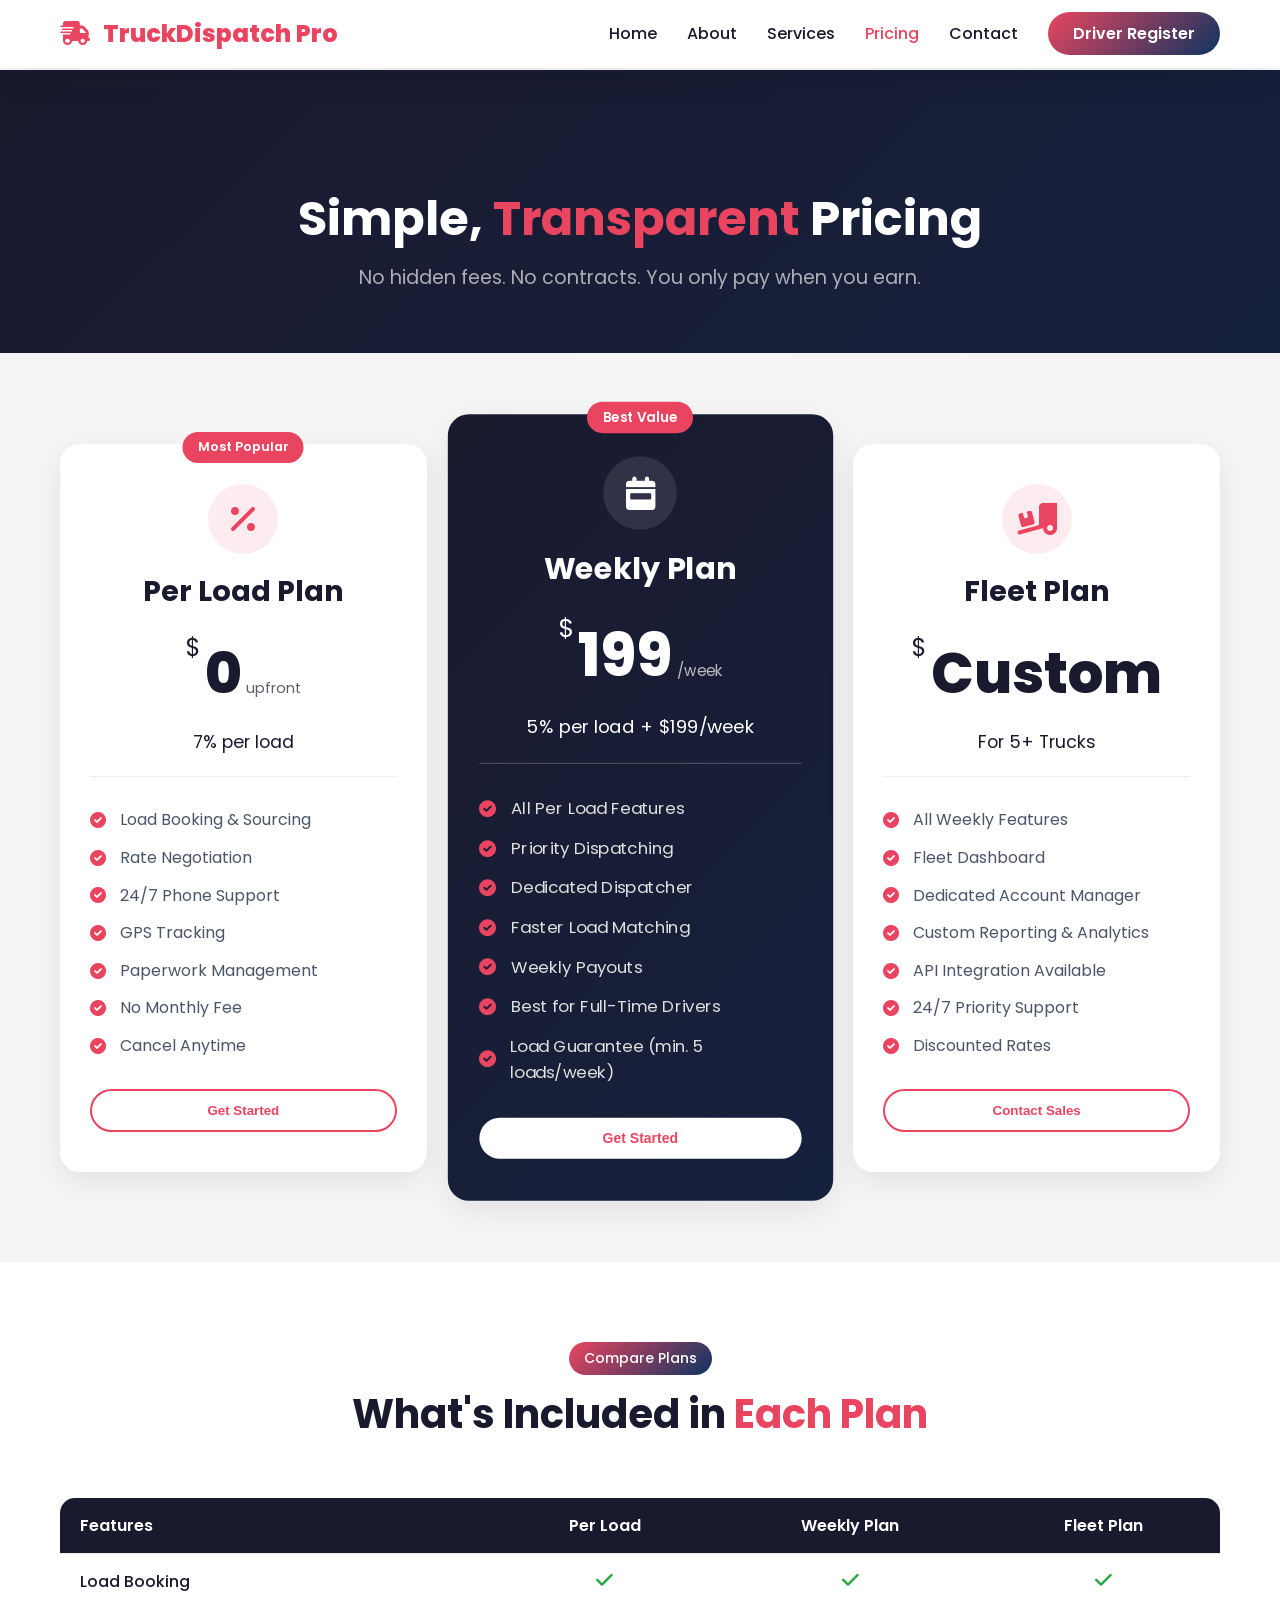
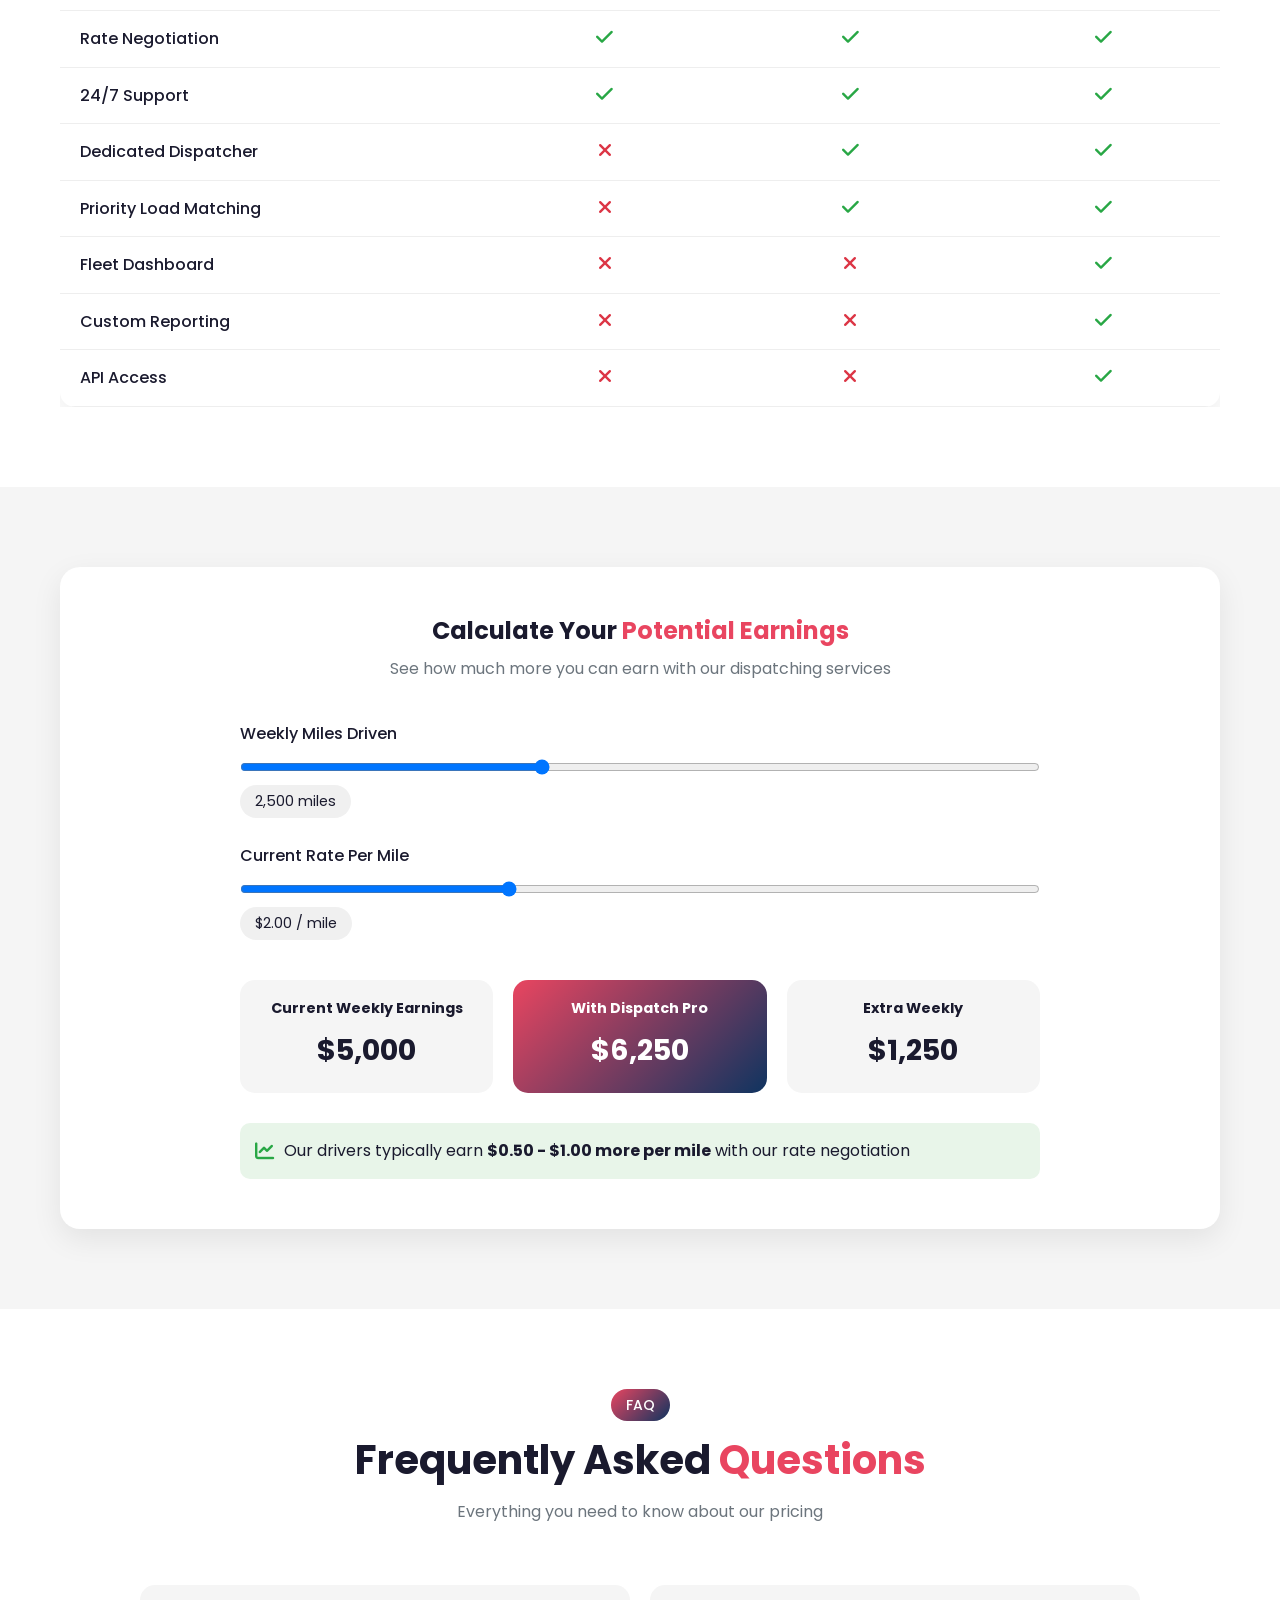
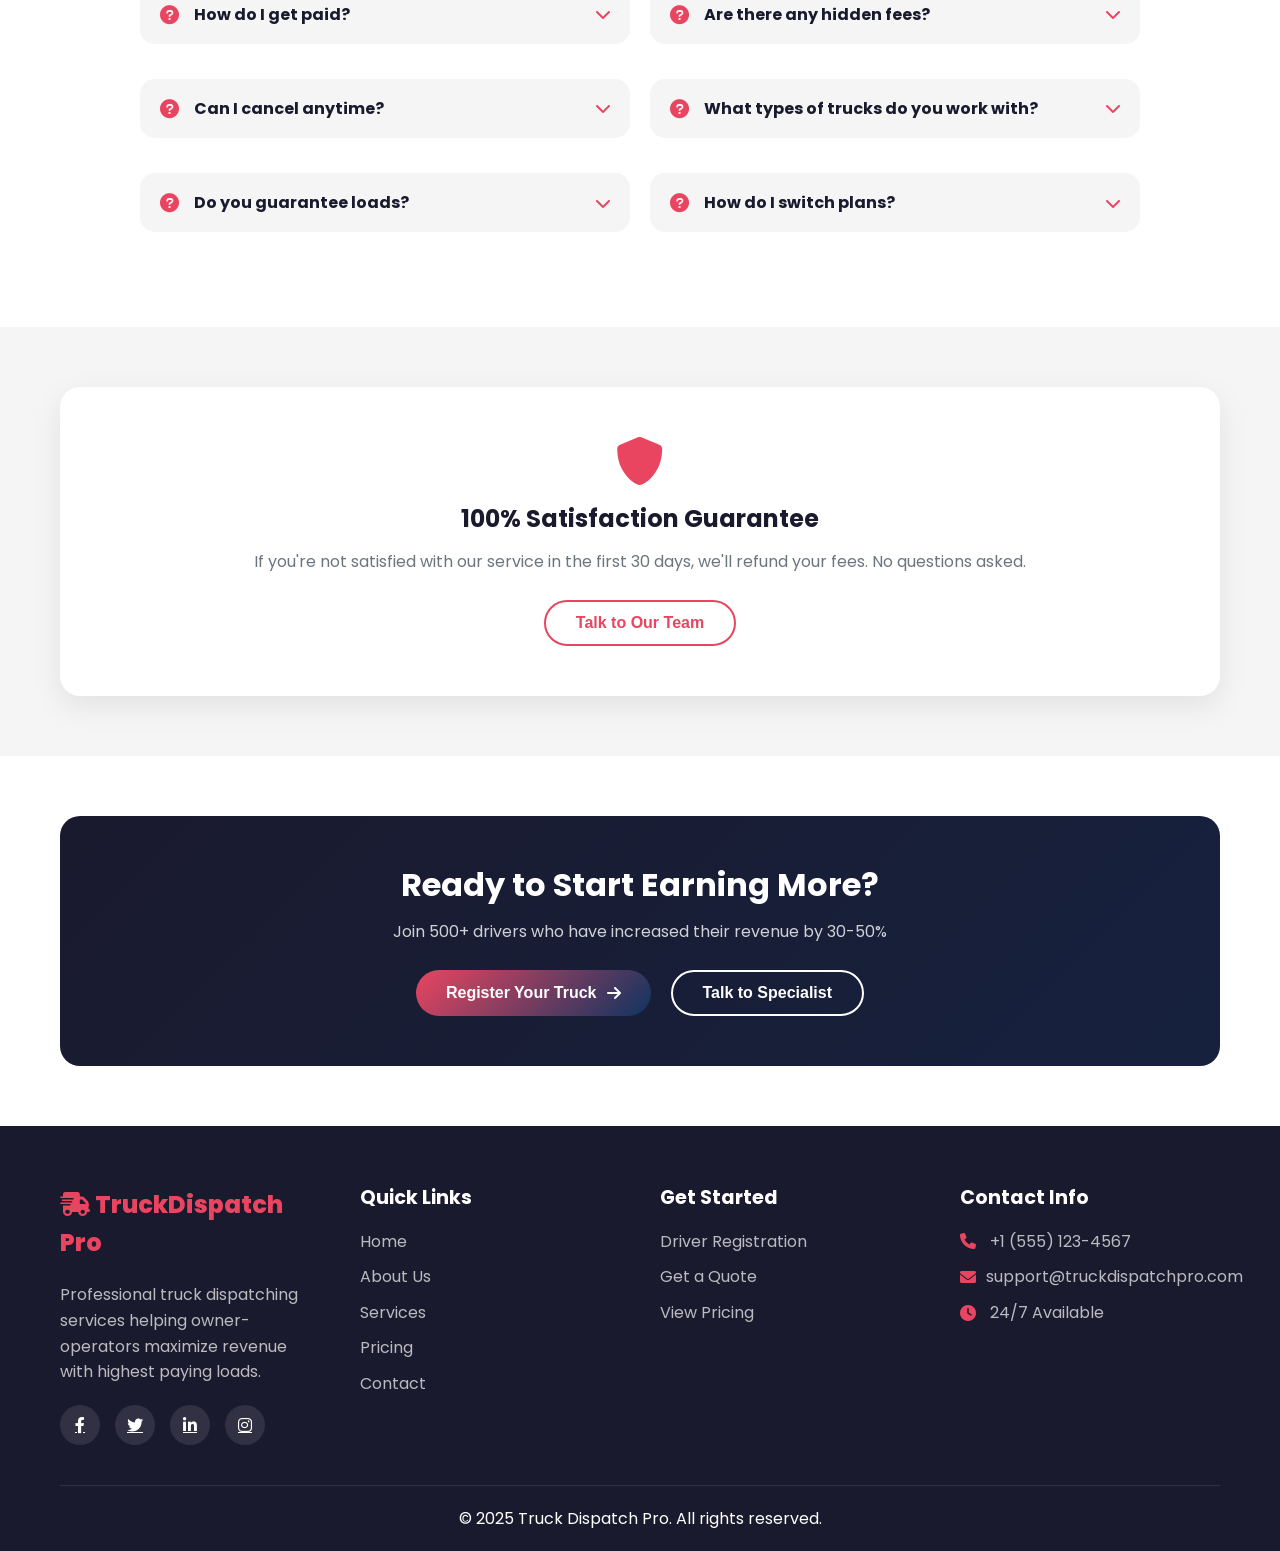
<file: pricing.html>
<!DOCTYPE html>
<html lang="en">
<head>
    <meta charset="UTF-8">
    <meta name="viewport" content="width=device-width, initial-scale=1.0">
    <meta name="description" content="Affordable truck dispatching pricing plans - Pay only when you earn. No hidden fees. 7% per load, weekly plans available.">
    <title>Pricing | Truck Dispatch Pro</title>
    <link rel="stylesheet" href="https://cdnjs.cloudflare.com/ajax/libs/font-awesome/6.0.0/css/all.min.css">
    <link href="https://fonts.googleapis.com/css2?family=Poppins:wght@300;400;500;600;700;800&display=swap" rel="stylesheet">
    <link rel="stylesheet" href="style.css">
</head>
<body>

    <nav class="navbar">
        <div class="nav-container">
            <div class="logo">
                <i class="fas fa-truck-fast"></i>
                <span>Truck<span class="highlight">Dispatch</span> Pro</span>
            </div>
            <ul class="nav-menu" id="navMenu">
                <li><a href="index.html" class="nav-link">Home</a></li>
                <li><a href="about.html" class="nav-link">About</a></li>
                <li><a href="services.html" class="nav-link">Services</a></li>
                <li><a href="pricing.html" class="nav-link active">Pricing</a></li>
                <li><a href="contact.html" class="nav-link">Contact</a></li>
                <li><a href="register.html" class="nav-btn">Driver Register</a></li>
            </ul>
            <div class="hamburger" id="hamburger">
                <i class="fas fa-bars"></i>
            </div>
        </div>
    </nav>

    <!-- Page Header -->
    <section class="page-header">
        <div class="container">
            <h1>Simple, <span class="highlight">Transparent</span> Pricing</h1>
            <p>No hidden fees. No contracts. You only pay when you earn.</p>
        </div>
    </section>

    <!-- Pricing Plans Section -->
    <section class="pricing-main">
        <div class="container">
            <div class="pricing-grid">
                
                <!-- Plan 1 - Per Load -->
                <div class="pricing-card">
                    <div class="pricing-badge">Most Popular</div>
                    <div class="pricing-icon">
                        <i class="fas fa-percent"></i>
                    </div>
                    <h3>Per Load Plan</h3>
                    <div class="pricing-price">
                        <span class="currency">$</span>
                        <span class="amount">0</span>
                        <span class="period">upfront</span>
                    </div>
                    <div class="pricing-rate">7% <span>per load</span></div>
                    <ul class="pricing-features">
                        <li><i class="fas fa-check-circle"></i> Load Booking & Sourcing</li>
                        <li><i class="fas fa-check-circle"></i> Rate Negotiation</li>
                        <li><i class="fas fa-check-circle"></i> 24/7 Phone Support</li>
                        <li><i class="fas fa-check-circle"></i> GPS Tracking</li>
                        <li><i class="fas fa-check-circle"></i> Paperwork Management</li>
                        <li><i class="fas fa-check-circle"></i> No Monthly Fee</li>
                        <li><i class="fas fa-check-circle"></i> Cancel Anytime</li>
                    </ul>
                    <button class="btn-pricing" onclick="location.href='register.html'">Get Started</button>
                </div>

                <!-- Plan 2 - Weekly Plan (Featured) -->
                <div class="pricing-card featured">
                    <div class="pricing-badge">Best Value</div>
                    <div class="pricing-icon">
                        <i class="fas fa-calendar-week"></i>
                    </div>
                    <h3>Weekly Plan</h3>
                    <div class="pricing-price">
                        <span class="currency">$</span>
                        <span class="amount">199</span>
                        <span class="period">/week</span>
                    </div>
                    <div class="pricing-rate">5% <span>per load + $199/week</span></div>
                    <ul class="pricing-features">
                        <li><i class="fas fa-check-circle"></i> All Per Load Features</li>
                        <li><i class="fas fa-check-circle"></i> Priority Dispatching</li>
                        <li><i class="fas fa-check-circle"></i> Dedicated Dispatcher</li>
                        <li><i class="fas fa-check-circle"></i> Faster Load Matching</li>
                        <li><i class="fas fa-check-circle"></i> Weekly Payouts</li>
                        <li><i class="fas fa-check-circle"></i> Best for Full-Time Drivers</li>
                        <li><i class="fas fa-check-circle"></i> Load Guarantee (min. 5 loads/week)</li>
                    </ul>
                    <button class="btn-pricing primary" onclick="location.href='register.html'">Get Started</button>
                </div>

                <!-- Plan 3 - Fleet Plan -->
                <div class="pricing-card">
                    <div class="pricing-icon">
                        <i class="fas fa-truck-ramp-box"></i>
                    </div>
                    <h3>Fleet Plan</h3>
                    <div class="pricing-price">
                        <span class="currency">$</span>
                        <span class="amount">Custom</span>
                    </div>
                    <div class="pricing-rate">For 5+ Trucks</div>
                    <ul class="pricing-features">
                        <li><i class="fas fa-check-circle"></i> All Weekly Features</li>
                        <li><i class="fas fa-check-circle"></i> Fleet Dashboard</li>
                        <li><i class="fas fa-check-circle"></i> Dedicated Account Manager</li>
                        <li><i class="fas fa-check-circle"></i> Custom Reporting & Analytics</li>
                        <li><i class="fas fa-check-circle"></i> API Integration Available</li>
                        <li><i class="fas fa-check-circle"></i> 24/7 Priority Support</li>
                        <li><i class="fas fa-check-circle"></i> Discounted Rates</li>
                    </ul>
                    <button class="btn-pricing" onclick="location.href='contact.html'">Contact Sales</button>
                </div>
            </div>
        </div>
    </section>

    <!-- Comparison Table Section -->
    <section class="comparison-section">
        <div class="container">
            <div class="section-header">
                <span class="section-tag">Compare Plans</span>
                <h2>What's Included in <span class="highlight">Each Plan</span></h2>
            </div>
            <div class="comparison-table-wrapper">
                <table class="comparison-table">
                    <thead>
                        <tr>
                            <th>Features</th>
                            <th>Per Load</th>
                            <th>Weekly Plan</th>
                            <th>Fleet Plan</th>
                        </tr>
                    </thead>
                    <tbody>
                        <tr>
                            <td>Load Booking</td>
                            <td><i class="fas fa-check"></i></td>
                            <td><i class="fas fa-check"></i></td>
                            <td><i class="fas fa-check"></i></td>
                        </tr>
                        <tr>
                            <td>Rate Negotiation</td>
                            <td><i class="fas fa-check"></i></td>
                            <td><i class="fas fa-check"></i></td>
                            <td><i class="fas fa-check"></i></td>
                        </tr>
                        <tr>
                            <td>24/7 Support</td>
                            <td><i class="fas fa-check"></i></td>
                            <td><i class="fas fa-check"></i></td>
                            <td><i class="fas fa-check"></i></td>
                        </tr>
                        <tr>
                            <td>Dedicated Dispatcher</td>
                            <td><i class="fas fa-times"></i></td>
                            <td><i class="fas fa-check"></i></td>
                            <td><i class="fas fa-check"></i></td>
                        </tr>
                        <tr>
                            <td>Priority Load Matching</td>
                            <td><i class="fas fa-times"></i></td>
                            <td><i class="fas fa-check"></i></td>
                            <td><i class="fas fa-check"></i></td>
                        </tr>
                        <tr>
                            <td>Fleet Dashboard</td>
                            <td><i class="fas fa-times"></i></td>
                            <td><i class="fas fa-times"></i></td>
                            <td><i class="fas fa-check"></i></td>
                        </tr>
                        <tr>
                            <td>Custom Reporting</td>
                            <td><i class="fas fa-times"></i></td>
                            <td><i class="fas fa-times"></i></td>
                            <td><i class="fas fa-check"></i></td>
                        </tr>
                        <tr>
                            <td>API Access</td>
                            <td><i class="fas fa-times"></i></td>
                            <td><i class="fas fa-times"></i></td>
                            <td><i class="fas fa-check"></i></td>
                        </tr>
                    </tbody>
                </table>
            </div>
        </div>
    </section>

    <!-- Savings Calculator Section -->
    <section class="calculator-section">
        <div class="container">
            <div class="calculator-wrapper">
                <div class="calculator-content">
                    <h2>Calculate Your <span class="highlight">Potential Earnings</span></h2>
                    <p>See how much more you can earn with our dispatching services</p>
                    
                    <div class="calculator-inputs">
                        <div class="input-group">
                            <label>Weekly Miles Driven</label>
                            <input type="range" id="milesSlider" min="1000" max="5000" step="100" value="2500">
                            <span id="milesValue">2,500 miles</span>
                        </div>
                        
                        <div class="input-group">
                            <label>Current Rate Per Mile</label>
                            <input type="range" id="rateSlider" min="1.50" max="3.00" step="0.05" value="2.00">
                            <span id="rateValue">$2.00 / mile</span>
                        </div>
                    </div>
                    
                    <div class="calculator-results">
                        <div class="result-card">
                            <h4>Current Weekly Earnings</h4>
                            <div class="result-amount" id="currentEarnings">$5,000</div>
                        </div>
                        <div class="result-card highlight">
                            <h4>With Dispatch Pro</h4>
                            <div class="result-amount" id="dispatchEarnings">$6,250</div>
                        </div>
                        <div class="result-card">
                            <h4>Extra Weekly</h4>
                            <div class="result-amount" id="extraEarnings">$1,250</div>
                        </div>
                    </div>
                    
                    <div class="calculator-note">
                        <i class="fas fa-chart-line"></i>
                        <p>Our drivers typically earn <strong>$0.50 - $1.00 more per mile</strong> with our rate negotiation</p>
                    </div>
                </div>
            </div>
        </div>
    </section>

    <!-- FAQ Section -->
    <section class="faq-section">
        <div class="container">
            <div class="section-header">
                <span class="section-tag">FAQ</span>
                <h2>Frequently Asked <span class="highlight">Questions</span></h2>
                <p>Everything you need to know about our pricing</p>
            </div>
            <div class="faq-grid">
                <div class="faq-item">
                    <div class="faq-question">
                        <i class="fas fa-question-circle"></i>
                        <h3>How do I get paid?</h3>
                        <i class="fas fa-chevron-down toggle-icon"></i>
                    </div>
                    <div class="faq-answer">
                        <p>We work with multiple factoring companies for quick payments. You can choose weekly or bi-weekly payouts. Most drivers receive payment within 24-48 hours after delivery.</p>
                    </div>
                </div>
                
                <div class="faq-item">
                    <div class="faq-question">
                        <i class="fas fa-question-circle"></i>
                        <h3>Are there any hidden fees?</h3>
                        <i class="fas fa-chevron-down toggle-icon"></i>
                    </div>
                    <div class="faq-answer">
                        <p>No! Our pricing is 100% transparent. You only pay the percentage on loads we successfully book for you. No setup fees, no cancellation fees, no surprises.</p>
                    </div>
                </div>
                
                <div class="faq-item">
                    <div class="faq-question">
                        <i class="fas fa-question-circle"></i>
                        <h3>Can I cancel anytime?</h3>
                        <i class="fas fa-chevron-down toggle-icon"></i>
                    </div>
                    <div class="faq-answer">
                        <p>Yes! No long-term contracts. You can cancel anytime with zero penalties. For weekly plan, we just need 7 days notice.</p>
                    </div>
                </div>
                
                <div class="faq-item">
                    <div class="faq-question">
                        <i class="fas fa-question-circle"></i>
                        <h3>What types of trucks do you work with?</h3>
                        <i class="fas fa-chevron-down toggle-icon"></i>
                    </div>
                    <div class="faq-answer">
                        <p>We work with all types: Dry Van, Reefer, Flatbed, Hot Shot, Power Only, and Box Trucks. Each type has different rate structures and we optimize accordingly.</p>
                    </div>
                </div>
                
                <div class="faq-item">
                    <div class="faq-question">
                        <i class="fas fa-question-circle"></i>
                        <h3>Do you guarantee loads?</h3>
                        <i class="fas fa-chevron-down toggle-icon"></i>
                    </div>
                    <div class="faq-answer">
                        <p>For Weekly Plan customers, we guarantee a minimum of 5 loads per week. If we don't deliver, you don't pay the weekly fee for that week.</p>
                    </div>
                </div>
                
                <div class="faq-item">
                    <div class="faq-question">
                        <i class="fas fa-question-circle"></i>
                        <h3>How do I switch plans?</h3>
                        <i class="fas fa-chevron-down toggle-icon"></i>
                    </div>
                    <div class="faq-answer">
                        <p>You can upgrade or downgrade anytime. Just contact your dispatcher and we'll adjust your plan from the next billing cycle.</p>
                    </div>
                </div>
            </div>
        </div>
    </section>

    <!-- Guarantee Section -->
    <section class="guarantee-section">
        <div class="container">
            <div class="guarantee-wrapper">
                <i class="fas fa-shield-alt"></i>
                <h3>100% Satisfaction Guarantee</h3>
                <p>If you're not satisfied with our service in the first 30 days, we'll refund your fees. No questions asked.</p>
                <button class="btn btn-outline" onclick="location.href='contact.html'">Talk to Our Team</button>
            </div>
        </div>
    </section>

    <!-- CTA Section -->
    <section class="cta-small">
        <div class="container">
            <div class="cta-wrapper">
                <h3>Ready to Start Earning More?</h3>
                <p>Join 500+ drivers who have increased their revenue by 30-50%</p>
                <div class="cta-buttons">
                    <button class="btn btn-primary" onclick="location.href='register.html'">
                        Register Your Truck <i class="fas fa-arrow-right"></i>
                    </button>
                    <button class="btn btn-outline" onclick="location.href='contact.html'">
                        Talk to Specialist
                    </button>
                </div>
            </div>
        </div>
    </section>

    <!-- Footer -->
    <footer class="footer">
        <div class="container">
            <div class="footer-grid">
                <div class="footer-about">
                    <div class="footer-logo">
                        <i class="fas fa-truck-fast"></i>
                        <span>Truck<span>Dispatch</span> Pro</span>
                    </div>
                    <p>Professional truck dispatching services helping owner-operators maximize revenue with highest paying loads.</p>
                    <div class="social-links">
                        <a href="#"><i class="fab fa-facebook-f"></i></a>
                        <a href="#"><i class="fab fa-twitter"></i></a>
                        <a href="#"><i class="fab fa-linkedin-in"></i></a>
                        <a href="#"><i class="fab fa-instagram"></i></a>
                    </div>
                </div>
                <div class="footer-links">
                    <h4>Quick Links</h4>
                    <ul>
                        <li><a href="index.html">Home</a></li>
                        <li><a href="about.html">About Us</a></li>
                        <li><a href="services.html">Services</a></li>
                        <li><a href="pricing.html">Pricing</a></li>
                        <li><a href="contact.html">Contact</a></li>
                    </ul>
                </div>
                <div class="footer-links">
                    <h4>Get Started</h4>
                    <ul>
                        <li><a href="register.html">Driver Registration</a></li>
                        <li><a href="contact.html">Get a Quote</a></li>
                        <li><a href="pricing.html">View Pricing</a></li>
                    </ul>
                </div>
                <div class="footer-contact">
                    <h4>Contact Info</h4>
                    <ul>
                        <li><i class="fas fa-phone"></i> +1 (555) 123-4567</li>
                        <li><i class="fas fa-envelope"></i> support@truckdispatchpro.com</li>
                        <li><i class="fas fa-clock"></i> 24/7 Available</li>
                    </ul>
                </div>
            </div>
            <div class="footer-bottom">
                <p>&copy; 2025 Truck Dispatch Pro. All rights reserved.</p>
            </div>
        </div>
    </footer>

    <script src="script.js"></script>
</body>
</html>
</file>
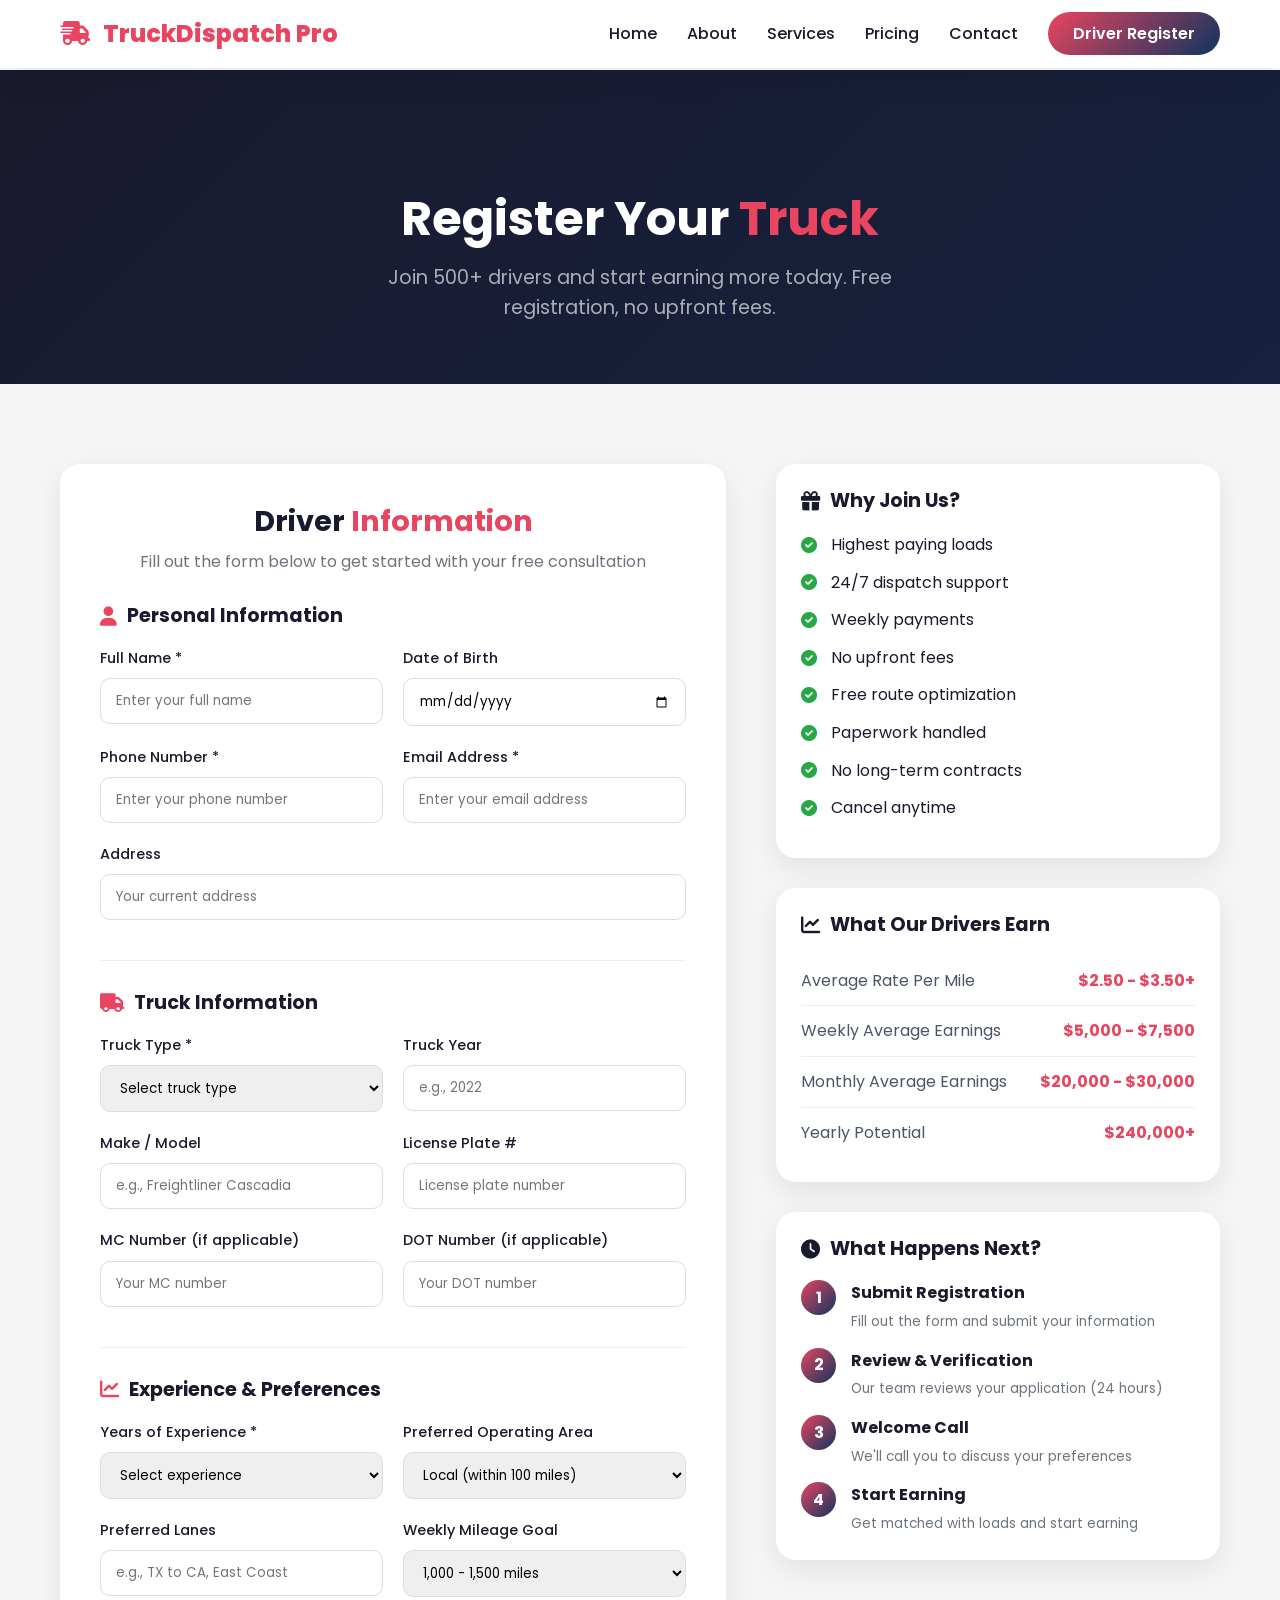
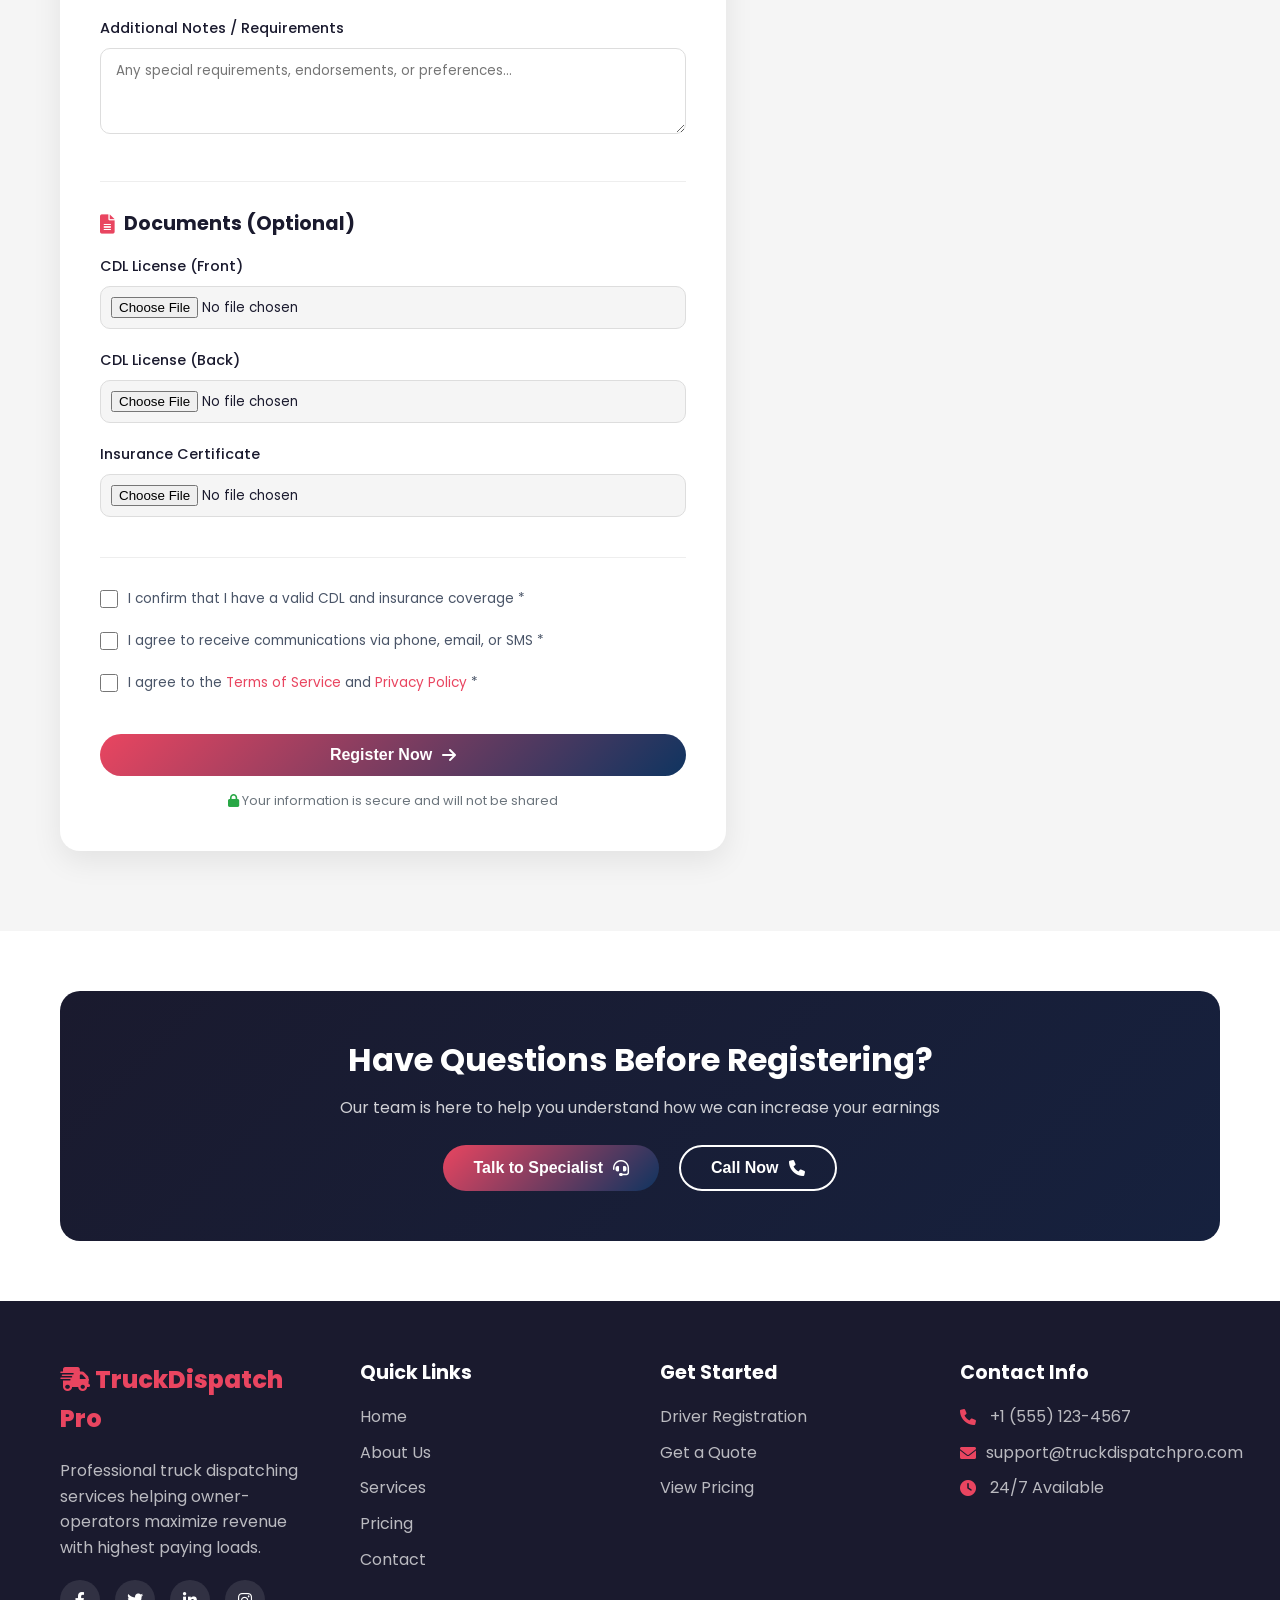
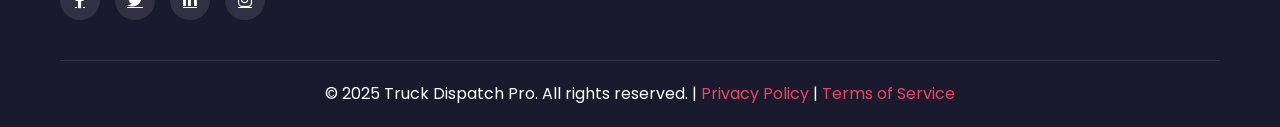
<file: register.html>
<!DOCTYPE html>
<html lang="en">
<head>
    <meta charset="UTF-8">
    <meta name="viewport" content="width=device-width, initial-scale=1.0">
    <meta name="description" content="Register your truck with Dispatch Pro - Join 500+ drivers and start earning more today. Free registration, no upfront fees.">
    <meta name="keywords" content="driver registration, truck driver sign up, join dispatch service, truck dispatching registration">
    <title>Driver Registration | Truck Dispatch Pro</title>
    <link rel="stylesheet" href="https://cdnjs.cloudflare.com/ajax/libs/font-awesome/6.0.0/css/all.min.css">
    <link href="https://fonts.googleapis.com/css2?family=Poppins:wght@300;400;500;600;700;800&display=swap" rel="stylesheet">
    <link rel="stylesheet" href="style.css">
</head>
<body>

    <nav class="navbar">
        <div class="nav-container">
            <div class="logo">
                <i class="fas fa-truck-fast"></i>
                <span>Truck<span class="highlight">Dispatch</span> Pro</span>
            </div>
            <ul class="nav-menu" id="navMenu">
                <li><a href="index.html" class="nav-link">Home</a></li>
                <li><a href="about.html" class="nav-link">About</a></li>
                <li><a href="services.html" class="nav-link">Services</a></li>
                <li><a href="pricing.html" class="nav-link">Pricing</a></li>
                <li><a href="contact.html" class="nav-link">Contact</a></li>
                <li><a href="register.html" class="nav-btn active">Driver Register</a></li>
            </ul>
            <div class="hamburger" id="hamburger">
                <i class="fas fa-bars"></i>
            </div>
        </div>
    </nav>

    <!-- Page Header -->
    <section class="page-header">
        <div class="container">
            <h1>Register Your <span class="highlight">Truck</span></h1>
            <p>Join 500+ drivers and start earning more today. Free registration, no upfront fees.</p>
        </div>
    </section>

    <!-- Registration Section -->
    <section class="registration-section">
        <div class="container">
            <div class="registration-grid">
                <!-- Registration Form -->
                <div class="registration-form-wrapper">
                    <div class="form-header">
                        <h2>Driver <span class="highlight">Information</span></h2>
                        <p>Fill out the form below to get started with your free consultation</p>
                    </div>
                    
                    <form id="registerForm" class="registration-form">
                        <!-- Personal Information -->
                        <div class="form-section">
                            <h3><i class="fas fa-user"></i> Personal Information</h3>
                            <div class="form-row">
                                <div class="form-group">
                                    <label>Full Name *</label>
                                    <input type="text" id="fullName" placeholder="Enter your full name" required>
                                </div>
                                <div class="form-group">
                                    <label>Date of Birth</label>
                                    <input type="date" id="dob">
                                </div>
                            </div>
                            
                            <div class="form-row">
                                <div class="form-group">
                                    <label>Phone Number *</label>
                                    <input type="tel" id="phone" placeholder="Enter your phone number" required>
                                </div>
                                <div class="form-group">
                                    <label>Email Address *</label>
                                    <input type="email" id="email" placeholder="Enter your email address" required>
                                </div>
                            </div>
                            
                            <div class="form-group">
                                <label>Address</label>
                                <input type="text" id="address" placeholder="Your current address">
                            </div>
                        </div>
                        
                        <!-- Truck Information -->
                        <div class="form-section">
                            <h3><i class="fas fa-truck"></i> Truck Information</h3>
                            <div class="form-row">
                                <div class="form-group">
                                    <label>Truck Type *</label>
                                    <select id="truckType" required>
                                        <option value="">Select truck type</option>
                                        <option value="Dry Van">Dry Van</option>
                                        <option value="Reefer">Reefer (Refrigerated)</option>
                                        <option value="Flatbed">Flatbed</option>
                                        <option value="Hot Shot">Hot Shot</option>
                                        <option value="Power Only">Power Only</option>
                                        <option value="Box Truck">Box Truck</option>
                                        <option value="Step Deck">Step Deck</option>
                                        <option value="Lowboy">Lowboy</option>
                                    </select>
                                </div>
                                <div class="form-group">
                                    <label>Truck Year</label>
                                    <input type="number" id="truckYear" placeholder="e.g., 2022">
                                </div>
                            </div>
                            
                            <div class="form-row">
                                <div class="form-group">
                                    <label>Make / Model</label>
                                    <input type="text" id="truckModel" placeholder="e.g., Freightliner Cascadia">
                                </div>
                                <div class="form-group">
                                    <label>License Plate #</label>
                                    <input type="text" id="licensePlate" placeholder="License plate number">
                                </div>
                            </div>
                            
                            <div class="form-row">
                                <div class="form-group">
                                    <label>MC Number (if applicable)</label>
                                    <input type="text" id="mcNumber" placeholder="Your MC number">
                                </div>
                                <div class="form-group">
                                    <label>DOT Number (if applicable)</label>
                                    <input type="text" id="dotNumber" placeholder="Your DOT number">
                                </div>
                            </div>
                        </div>
                        
                        <!-- Experience & Preferences -->
                        <div class="form-section">
                            <h3><i class="fas fa-chart-line"></i> Experience & Preferences</h3>
                            <div class="form-row">
                                <div class="form-group">
                                    <label>Years of Experience *</label>
                                    <select id="experience" required>
                                        <option value="">Select experience</option>
                                        <option value="Less than 1 year">Less than 1 year</option>
                                        <option value="1-3 years">1-3 years</option>
                                        <option value="3-5 years">3-5 years</option>
                                        <option value="5-10 years">5-10 years</option>
                                        <option value="10+ years">10+ years</option>
                                    </select>
                                </div>
                                <div class="form-group">
                                    <label>Preferred Operating Area</label>
                                    <select id="operatingArea">
                                        <option value="Local">Local (within 100 miles)</option>
                                        <option value="Regional">Regional (100-500 miles)</option>
                                        <option value="OTR">OTR (500+ miles)</option>
                                        <option value="All">All areas</option>
                                    </select>
                                </div>
                            </div>
                            
                            <div class="form-row">
                                <div class="form-group">
                                    <label>Preferred Lanes</label>
                                    <input type="text" id="preferredLanes" placeholder="e.g., TX to CA, East Coast">
                                </div>
                                <div class="form-group">
                                    <label>Weekly Mileage Goal</label>
                                    <select id="mileageGoal">
                                        <option value="1000-1500">1,000 - 1,500 miles</option>
                                        <option value="1500-2000">1,500 - 2,000 miles</option>
                                        <option value="2000-2500">2,000 - 2,500 miles</option>
                                        <option value="2500-3000">2,500 - 3,000 miles</option>
                                        <option value="3000+">3,000+ miles</option>
                                    </select>
                                </div>
                            </div>
                            
                            <div class="form-group">
                                <label>Additional Notes / Requirements</label>
                                <textarea id="notes" rows="3" placeholder="Any special requirements, endorsements, or preferences..."></textarea>
                            </div>
                        </div>
                        
                        <!-- Documents Upload -->
                        <div class="form-section">
                            <h3><i class="fas fa-file-alt"></i> Documents (Optional)</h3>
                            <div class="form-group">
                                <label>CDL License (Front)</label>
                                <input type="file" id="cdlFront" accept="image/*,.pdf">
                            </div>
                            <div class="form-group">
                                <label>CDL License (Back)</label>
                                <input type="file" id="cdlBack" accept="image/*,.pdf">
                            </div>
                            <div class="form-group">
                                <label>Insurance Certificate</label>
                                <input type="file" id="insurance" accept="image/*,.pdf">
                            </div>
                        </div>
                        
                        <!-- Terms & Conditions -->
                        <div class="form-checkbox">
                            <input type="checkbox" id="terms" required>
                            <label>I confirm that I have a valid CDL and insurance coverage *</label>
                        </div>
                        
                        <div class="form-checkbox">
                            <input type="checkbox" id="communication" required>
                            <label>I agree to receive communications via phone, email, or SMS *</label>
                        </div>
                        
                        <div class="form-checkbox">
                            <input type="checkbox" id="termsConditions" required>
                            <label>I agree to the <a href="#">Terms of Service</a> and <a href="#">Privacy Policy</a> *</label>
                        </div>
                        
                        <button type="submit" class="btn btn-primary btn-block">
                            Register Now <i class="fas fa-arrow-right"></i>
                        </button>
                        
                        <p class="form-note">
                            <i class="fas fa-lock"></i> Your information is secure and will not be shared
                        </p>
                    </form>
                    
                    <div id="registerSuccess" class="form-success" style="display: none;">
                        <i class="fas fa-check-circle"></i>
                        <h3>Registration Submitted Successfully!</h3>
                        <p>Thank you for registering with Truck Dispatch Pro. Our team will review your application and contact you within 24 hours to activate your account.</p>
                        <div class="success-buttons">
                            <button class="btn btn-primary" onclick="location.href='index.html'">Back to Home</button>
                            <button class="btn btn-outline" onclick="location.href='contact.html'">Contact Support</button>
                        </div>
                    </div>
                </div>
                
                <!-- Benefits Sidebar -->
                <div class="registration-benefits">
                    <div class="benefits-card">
                        <h3><i class="fas fa-gift"></i> Why Join Us?</h3>
                        <ul>
                            <li><i class="fas fa-check-circle"></i> Highest paying loads</li>
                            <li><i class="fas fa-check-circle"></i> 24/7 dispatch support</li>
                            <li><i class="fas fa-check-circle"></i> Weekly payments</li>
                            <li><i class="fas fa-check-circle"></i> No upfront fees</li>
                            <li><i class="fas fa-check-circle"></i> Free route optimization</li>
                            <li><i class="fas fa-check-circle"></i> Paperwork handled</li>
                            <li><i class="fas fa-check-circle"></i> No long-term contracts</li>
                            <li><i class="fas fa-check-circle"></i> Cancel anytime</li>
                        </ul>
                    </div>
                    
                    <div class="benefits-card">
                        <h3><i class="fas fa-chart-line"></i> What Our Drivers Earn</h3>
                        <div class="earnings-stats">
                            <div class="earning">
                                <span>Average Rate Per Mile</span>
                                <strong>$2.50 - $3.50+</strong>
                            </div>
                            <div class="earning">
                                <span>Weekly Average Earnings</span>
                                <strong>$5,000 - $7,500</strong>
                            </div>
                            <div class="earning">
                                <span>Monthly Average Earnings</span>
                                <strong>$20,000 - $30,000</strong>
                            </div>
                            <div class="earning">
                                <span>Yearly Potential</span>
                                <strong>$240,000+</strong>
                            </div>
                        </div>
                    </div>
                    
                    <div class="benefits-card">
                        <h3><i class="fas fa-clock"></i> What Happens Next?</h3>
                        <div class="steps">
                            <div class="step">
                                <div class="step-num">1</div>
                                <div>
                                    <strong>Submit Registration</strong>
                                    <p>Fill out the form and submit your information</p>
                                </div>
                            </div>
                            <div class="step">
                                <div class="step-num">2</div>
                                <div>
                                    <strong>Review & Verification</strong>
                                    <p>Our team reviews your application (24 hours)</p>
                                </div>
                            </div>
                            <div class="step">
                                <div class="step-num">3</div>
                                <div>
                                    <strong>Welcome Call</strong>
                                    <p>We'll call you to discuss your preferences</p>
                                </div>
                            </div>
                            <div class="step">
                                <div class="step-num">4</div>
                                <div>
                                    <strong>Start Earning</strong>
                                    <p>Get matched with loads and start earning</p>
                                </div>
                            </div>
                        </div>
                    </div>
                    
                    <div class="benefits-card testimonial-card">
                        <i class="fas fa-quote-left"></i>
                        <p>"Registered with Dispatch Pro and within a week I was making $2,000 more than before. Best decision ever!"</p>
                        <div class="testimonial-author">
                            <strong>Mike Thompson</strong>
                            <span>Owner Operator, 8 years</span>
                        </div>
                    </div>
                </div>
            </div>
        </div>
    </section>

    <!-- CTA Section -->
    <section class="cta-small">
        <div class="container">
            <div class="cta-wrapper">
                <h3>Have Questions Before Registering?</h3>
                <p>Our team is here to help you understand how we can increase your earnings</p>
                <div class="cta-buttons">
                    <button class="btn btn-primary" onclick="location.href='contact.html'">
                        Talk to Specialist <i class="fas fa-headset"></i>
                    </button>
                    <button class="btn btn-outline" onclick="location.href='tel:+15551234567'">
                        Call Now <i class="fas fa-phone"></i>
                    </button>
                </div>
            </div>
        </div>
    </section>

    <!-- Footer -->
    <footer class="footer">
        <div class="container">
            <div class="footer-grid">
                <div class="footer-about">
                    <div class="footer-logo">
                        <i class="fas fa-truck-fast"></i>
                        <span>Truck<span>Dispatch</span> Pro</span>
                    </div>
                    <p>Professional truck dispatching services helping owner-operators maximize revenue with highest paying loads.</p>
                    <div class="social-links">
                        <a href="#"><i class="fab fa-facebook-f"></i></a>
                        <a href="#"><i class="fab fa-twitter"></i></a>
                        <a href="#"><i class="fab fa-linkedin-in"></i></a>
                        <a href="#"><i class="fab fa-instagram"></i></a>
                    </div>
                </div>
                <div class="footer-links">
                    <h4>Quick Links</h4>
                    <ul>
                        <li><a href="index.html">Home</a></li>
                        <li><a href="about.html">About Us</a></li>
                        <li><a href="services.html">Services</a></li>
                        <li><a href="pricing.html">Pricing</a></li>
                        <li><a href="contact.html">Contact</a></li>
                    </ul>
                </div>
                <div class="footer-links">
                    <h4>Get Started</h4>
                    <ul>
                        <li><a href="register.html">Driver Registration</a></li>
                        <li><a href="contact.html">Get a Quote</a></li>
                        <li><a href="pricing.html">View Pricing</a></li>
                    </ul>
                </div>
                <div class="footer-contact">
                    <h4>Contact Info</h4>
                    <ul>
                        <li><i class="fas fa-phone"></i> +1 (555) 123-4567</li>
                        <li><i class="fas fa-envelope"></i> support@truckdispatchpro.com</li>
                        <li><i class="fas fa-clock"></i> 24/7 Available</li>
                    </ul>
                </div>
            </div>
            <div class="footer-bottom">
                <p>&copy; 2025 Truck Dispatch Pro. All rights reserved. | <a href="#">Privacy Policy</a> | <a href="#">Terms of Service</a></p>
            </div>
        </div>
    </footer>

    <script src="script.js"></script>
</body>
</html>
</file>
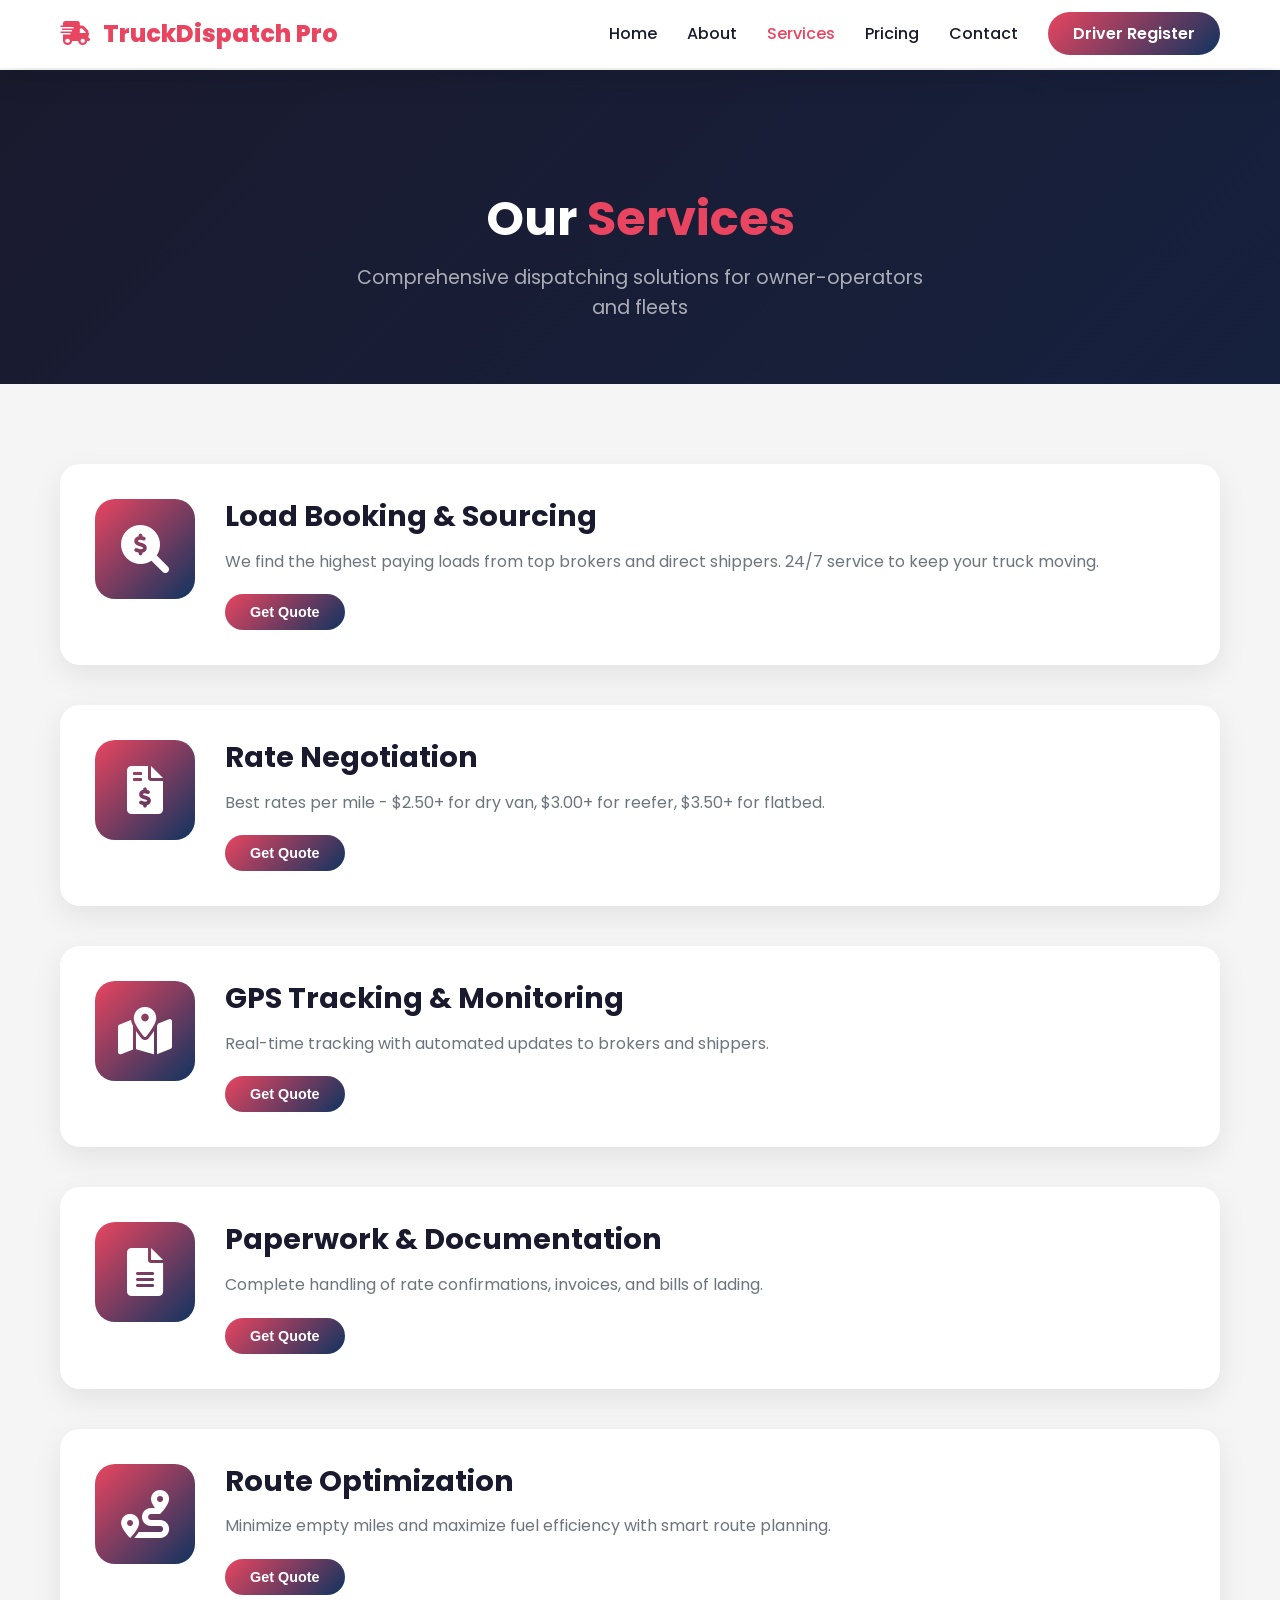
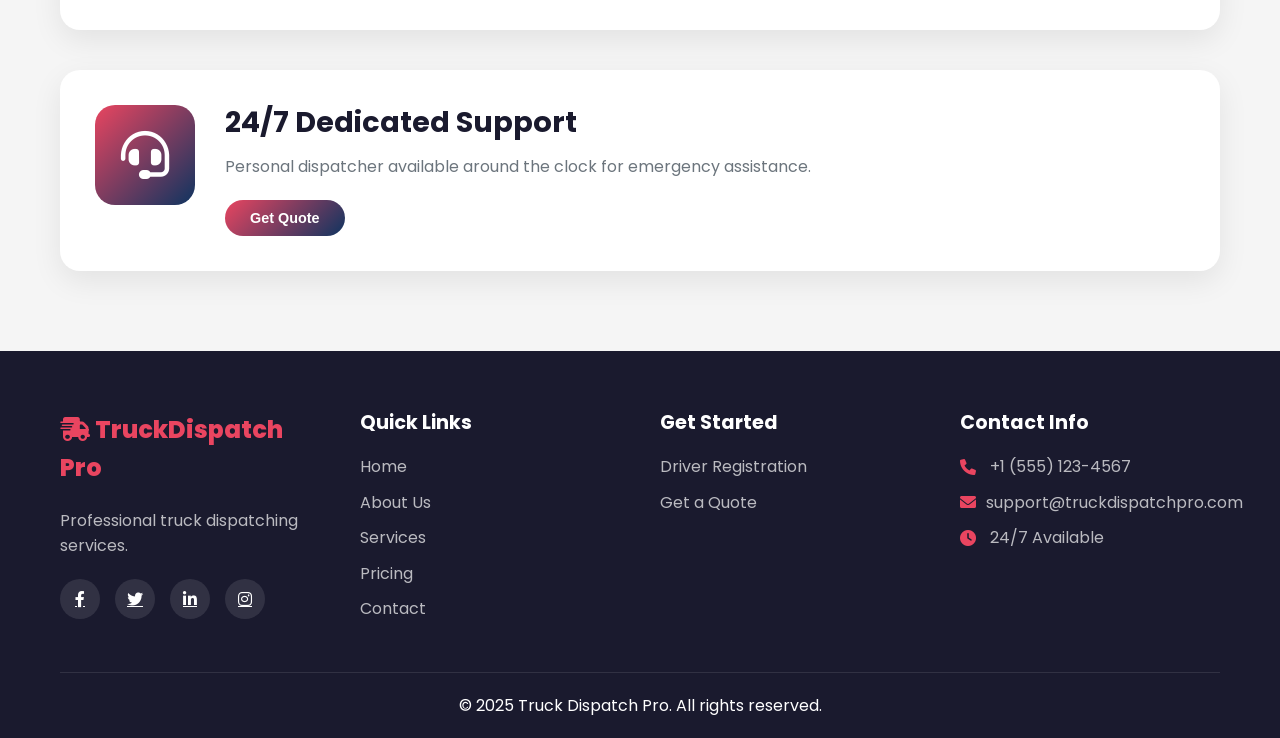
<file: services.html>
<!DOCTYPE html>
<html lang="en">
<head>
    <meta charset="UTF-8">
    <meta name="viewport" content="width=device-width, initial-scale=1.0">
    <title>Our Services | Truck Dispatch Pro</title>
    <link rel="stylesheet" href="https://cdnjs.cloudflare.com/ajax/libs/font-awesome/6.0.0/css/all.min.css">
    <link href="https://fonts.googleapis.com/css2?family=Poppins:wght@300;400;500;600;700;800&display=swap" rel="stylesheet">
    <link rel="stylesheet" href="style.css">
</head>
<body>

    <nav class="navbar">
        <div class="nav-container">
            <div class="logo">
                <i class="fas fa-truck-fast"></i>
                <span>Truck<span class="highlight">Dispatch</span> Pro</span>
            </div>
            <ul class="nav-menu" id="navMenu">
                <li><a href="index.html" class="nav-link">Home</a></li>
                <li><a href="about.html" class="nav-link">About</a></li>
                <li><a href="services.html" class="nav-link active">Services</a></li>
                <li><a href="pricing.html" class="nav-link">Pricing</a></li>
                <li><a href="contact.html" class="nav-link">Contact</a></li>
                <li><a href="register.html" class="nav-btn">Driver Register</a></li>
            </ul>
            <div class="hamburger" id="hamburger">
                <i class="fas fa-bars"></i>
            </div>
        </div>
    </nav>

    <section class="page-header">
        <div class="container">
            <h1>Our <span class="highlight">Services</span></h1>
            <p>Comprehensive dispatching solutions for owner-operators and fleets</p>
        </div>
    </section>

    <section class="all-services">
        <div class="container">
            <div class="services-grid-full">
                <div class="service-detailed">
                    <div class="service-icon-large">
                        <i class="fas fa-search-dollar"></i>
                    </div>
                    <div class="service-info">
                        <h3>Load Booking & Sourcing</h3>
                        <p>We find the highest paying loads from top brokers and direct shippers. 24/7 service to keep your truck moving.</p>
                        <button class="btn btn-small" onclick="location.href='contact.html'">Get Quote</button>
                    </div>
                </div>

                <div class="service-detailed">
                    <div class="service-icon-large">
                        <i class="fas fa-file-invoice-dollar"></i>
                    </div>
                    <div class="service-info">
                        <h3>Rate Negotiation</h3>
                        <p>Best rates per mile - $2.50+ for dry van, $3.00+ for reefer, $3.50+ for flatbed.</p>
                        <button class="btn btn-small" onclick="location.href='contact.html'">Get Quote</button>
                    </div>
                </div>

                <div class="service-detailed">
                    <div class="service-icon-large">
                        <i class="fas fa-map-marked-alt"></i>
                    </div>
                    <div class="service-info">
                        <h3>GPS Tracking & Monitoring</h3>
                        <p>Real-time tracking with automated updates to brokers and shippers.</p>
                        <button class="btn btn-small" onclick="location.href='contact.html'">Get Quote</button>
                    </div>
                </div>

                <div class="service-detailed">
                    <div class="service-icon-large">
                        <i class="fas fa-file-alt"></i>
                    </div>
                    <div class="service-info">
                        <h3>Paperwork & Documentation</h3>
                        <p>Complete handling of rate confirmations, invoices, and bills of lading.</p>
                        <button class="btn btn-small" onclick="location.href='contact.html'">Get Quote</button>
                    </div>
                </div>

                <div class="service-detailed">
                    <div class="service-icon-large">
                        <i class="fas fa-route"></i>
                    </div>
                    <div class="service-info">
                        <h3>Route Optimization</h3>
                        <p>Minimize empty miles and maximize fuel efficiency with smart route planning.</p>
                        <button class="btn btn-small" onclick="location.href='contact.html'">Get Quote</button>
                    </div>
                </div>

                <div class="service-detailed">
                    <div class="service-icon-large">
                        <i class="fas fa-headset"></i>
                    </div>
                    <div class="service-info">
                        <h3>24/7 Dedicated Support</h3>
                        <p>Personal dispatcher available around the clock for emergency assistance.</p>
                        <button class="btn btn-small" onclick="location.href='contact.html'">Get Quote</button>
                    </div>
                </div>
            </div>
        </div>
    </section>

    <footer class="footer">
        <div class="container">
            <div class="footer-grid">
                <div class="footer-about">
                    <div class="footer-logo">
                        <i class="fas fa-truck-fast"></i>
                        <span>Truck<span>Dispatch</span> Pro</span>
                    </div>
                    <p>Professional truck dispatching services.</p>
                    <div class="social-links">
                        <a href="#"><i class="fab fa-facebook-f"></i></a>
                        <a href="#"><i class="fab fa-twitter"></i></a>
                        <a href="#"><i class="fab fa-linkedin-in"></i></a>
                        <a href="#"><i class="fab fa-instagram"></i></a>
                    </div>
                </div>
                <div class="footer-links">
                    <h4>Quick Links</h4>
                    <ul>
                        <li><a href="index.html">Home</a></li>
                        <li><a href="about.html">About Us</a></li>
                        <li><a href="services.html">Services</a></li>
                        <li><a href="pricing.html">Pricing</a></li>
                        <li><a href="contact.html">Contact</a></li>
                    </ul>
                </div>
                <div class="footer-links">
                    <h4>Get Started</h4>
                    <ul>
                        <li><a href="register.html">Driver Registration</a></li>
                        <li><a href="contact.html">Get a Quote</a></li>
                    </ul>
                </div>
                <div class="footer-contact">
                    <h4>Contact Info</h4>
                    <ul>
                        <li><i class="fas fa-phone"></i> +1 (555) 123-4567</li>
                        <li><i class="fas fa-envelope"></i> support@truckdispatchpro.com</li>
                        <li><i class="fas fa-clock"></i> 24/7 Available</li>
                    </ul>
                </div>
            </div>
            <div class="footer-bottom">
                <p>&copy; 2025 Truck Dispatch Pro. All rights reserved.</p>
            </div>
        </div>
    </footer>

    <script src="script.js"></script>
</body>
</html>
</file>
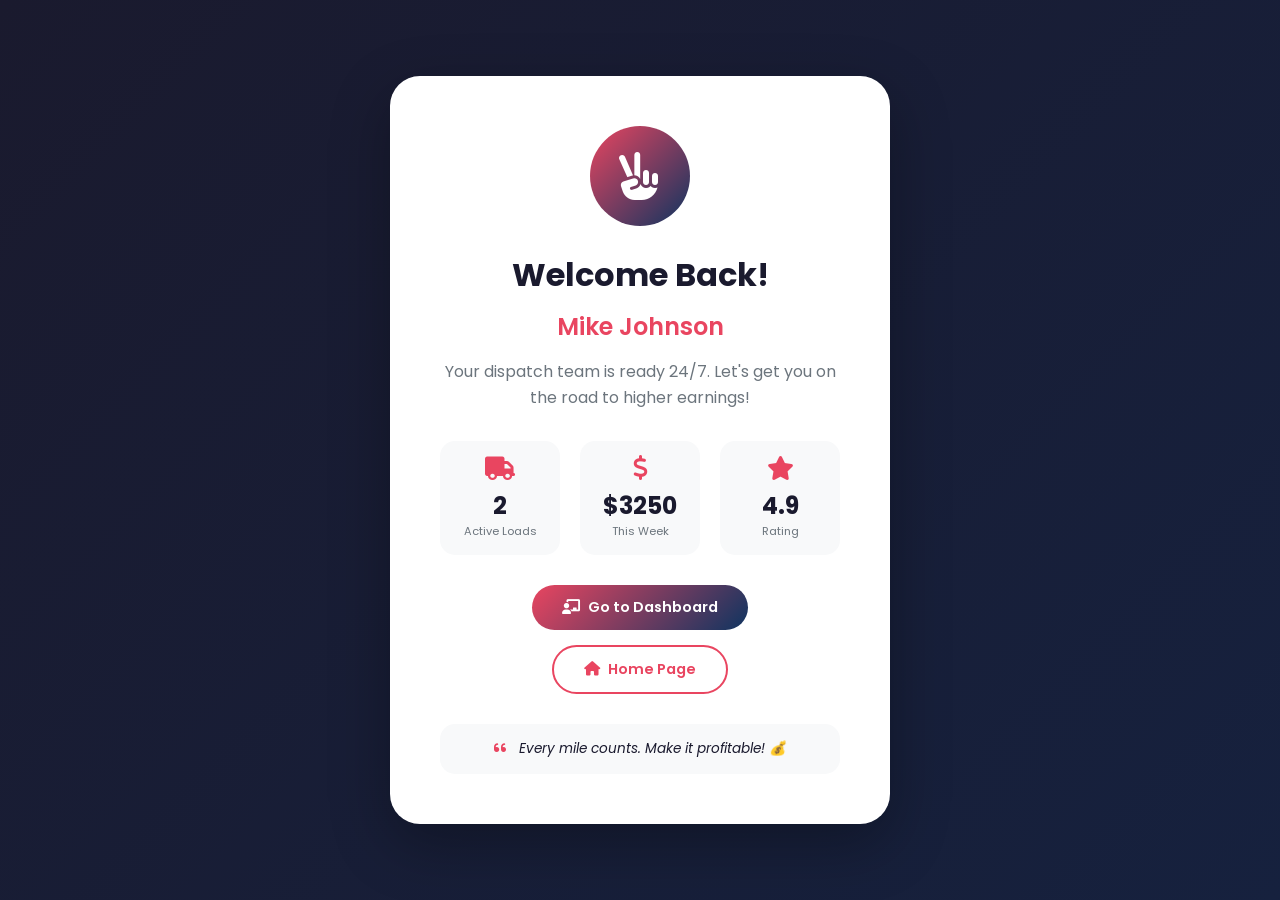
<file: welcome.html>
<!DOCTYPE html>
<html lang="en">
<head>
    <meta charset="UTF-8">
    <meta name="viewport" content="width=device-width, initial-scale=1.0">
    <title>Welcome | Truck Dispatch Pro</title>
    <link rel="stylesheet" href="https://cdnjs.cloudflare.com/ajax/libs/font-awesome/6.0.0/css/all.min.css">
    <link href="https://fonts.googleapis.com/css2?family=Poppins:wght@300;400;500;600;700;800&display=swap" rel="stylesheet">
    <style>
        * {
            margin: 0;
            padding: 0;
            box-sizing: border-box;
        }

        body {
            font-family: 'Poppins', sans-serif;
            background: linear-gradient(135deg, #1a1a2e 0%, #16213e 100%);
            min-height: 100vh;
            display: flex;
            align-items: center;
            justify-content: center;
            padding: 20px;
        }

        /* Welcome Card */
        .welcome-card {
            background: white;
            border-radius: 30px;
            padding: 50px;
            max-width: 500px;
            width: 100%;
            text-align: center;
            box-shadow: 0 20px 60px rgba(0,0,0,0.3);
            animation: fadeIn 0.6s ease;
        }

        @keyframes fadeIn {
            from {
                opacity: 0;
                transform: scale(0.9);
            }
            to {
                opacity: 1;
                transform: scale(1);
            }
        }

        /* Icon */
        .icon {
            width: 100px;
            height: 100px;
            background: linear-gradient(135deg, #e94560, #0f3460);
            border-radius: 50%;
            display: flex;
            align-items: center;
            justify-content: center;
            margin: 0 auto 25px;
        }

        .icon i {
            font-size: 3rem;
            color: white;
        }

        /* Text */
        h1 {
            font-size: 2rem;
            color: #1a1a2e;
            margin-bottom: 10px;
        }

        .driver-name {
            font-size: 1.5rem;
            color: #e94560;
            margin-bottom: 15px;
            font-weight: 600;
        }

        .message {
            color: #6c757d;
            margin-bottom: 30px;
            line-height: 1.6;
        }

        /* Stats */
        .stats {
            display: flex;
            justify-content: space-around;
            gap: 20px;
            margin: 30px 0;
            flex-wrap: wrap;
        }

        .stat-box {
            flex: 1;
            background: #f8f9fa;
            padding: 15px;
            border-radius: 15px;
            text-align: center;
        }

        .stat-box i {
            font-size: 1.5rem;
            color: #e94560;
            margin-bottom: 8px;
        }

        .stat-box .number {
            font-size: 1.5rem;
            font-weight: 700;
            color: #1a1a2e;
        }

        .stat-box .label {
            font-size: 0.7rem;
            color: #6c757d;
        }

        /* Buttons */
        .btn-group {
            display: flex;
            gap: 15px;
            justify-content: center;
            margin-top: 20px;
            flex-wrap: wrap;
        }

        .btn {
            padding: 12px 30px;
            border-radius: 50px;
            font-size: 0.9rem;
            font-weight: 600;
            cursor: pointer;
            transition: all 0.3s ease;
            text-decoration: none;
            display: inline-flex;
            align-items: center;
            gap: 8px;
        }

        .btn-primary {
            background: linear-gradient(135deg, #e94560, #0f3460);
            color: white;
            border: none;
        }

        .btn-primary:hover {
            transform: translateY(-2px);
            box-shadow: 0 5px 15px rgba(233,69,96,0.4);
        }

        .btn-outline {
            background: transparent;
            border: 2px solid #e94560;
            color: #e94560;
        }

        .btn-outline:hover {
            background: #e94560;
            color: white;
        }

        /* Quote */
        .quote {
            margin-top: 30px;
            padding: 15px;
            background: #f8f9fa;
            border-radius: 15px;
            font-size: 0.85rem;
            color: #1a1a2e;
            font-style: italic;
        }

        .quote i {
            color: #e94560;
            margin-right: 8px;
        }

        /* Responsive */
        @media (max-width: 500px) {
            .welcome-card {
                padding: 30px 20px;
            }
            
            h1 {
                font-size: 1.5rem;
            }
            
            .driver-name {
                font-size: 1.2rem;
            }
            
            .stats {
                flex-direction: column;
            }
            
            .btn-group {
                flex-direction: column;
            }
            
            .btn {
                justify-content: center;
            }
        }
    </style>
</head>
<body>

    <div class="welcome-card">
        <div class="icon">
            <i class="fas fa-hand-peace"></i>
        </div>
        
        <h1>Welcome Back!</h1>
        <div class="driver-name" id="driverName">Driver</div>
        
        <p class="message">
            Your dispatch team is ready 24/7. Let's get you on the road to higher earnings!
        </p>
        
        <div class="stats">
            <div class="stat-box">
                <i class="fas fa-truck"></i>
                <div class="number" id="activeLoads">0</div>
                <div class="label">Active Loads</div>
            </div>
            <div class="stat-box">
                <i class="fas fa-dollar-sign"></i>
                <div class="number" id="weeklyEarnings">$0</div>
                <div class="label">This Week</div>
            </div>
            <div class="stat-box">
                <i class="fas fa-star"></i>
                <div class="number" id="rating">0</div>
                <div class="label">Rating</div>
            </div>
        </div>
        
        <div class="btn-group">
            <a href="dashboard.html" class="btn btn-primary">
                <i class="fas fa-chalkboard-user"></i> Go to Dashboard
            </a>
            <a href="index.html" class="btn btn-outline">
                <i class="fas fa-home"></i> Home Page
            </a>
        </div>
        
        <div class="quote">
            <i class="fas fa-quote-left"></i>
            <span id="dailyQuote">Loading quote...</span>
        </div>
    </div>

    <script>
        // ==================== LOAD USER DATA ====================
        function loadUserData() {
            // Try to get user from localStorage
            let userData = localStorage.getItem('loggedInUser');
            
            // If no user found, create demo user
            if (!userData) {
                const demoUser = {
                    name: "Mike Johnson",
                    activeLoads: 2,
                    weeklyEarnings: 3250,
                    rating: 4.9
                };
                localStorage.setItem('loggedInUser', JSON.stringify(demoUser));
                userData = JSON.stringify(demoUser);
            }
            
            const user = JSON.parse(userData);
            
            // Update name
            const nameElem = document.getElementById('driverName');
            if (nameElem) {
                nameElem.textContent = user.name || "Driver";
            }
            
            // Update active loads
            const loadsElem = document.getElementById('activeLoads');
            if (loadsElem) {
                loadsElem.textContent = user.activeLoads || 0;
            }
            
            // Update weekly earnings
            const earningsElem = document.getElementById('weeklyEarnings');
            if (earningsElem) {
                earningsElem.textContent = `$${user.weeklyEarnings || 0}`;
            }
            
            // Update rating
            const ratingElem = document.getElementById('rating');
            if (ratingElem) {
                ratingElem.textContent = user.rating || 0;
            }
        }
        
        // ==================== DAILY QUOTES ====================
        const quotes = [
            "The road to success is always under construction. Keep rolling! 🚛",
            "Every mile counts. Make it profitable! 💰",
            "Your dispatch team is working 24/7 for you! 🌙",
            "Safety first, loads second, money follows! ⭐",
            "Another day, another dollar. Let's get it! 💪",
            "Keep the wheels turning and the cash flowing! 🔥",
            "You drive, we dispatch. Perfect team! 🤝",
            "Success doesn't come from what you do occasionally, but from what you do consistently. 🎯",
            "The best time to plant a tree was 20 years ago. The second best time is now. 🌳"
        ];
        
        function setDailyQuote() {
            const randomIndex = Math.floor(Math.random() * quotes.length);
            const quoteElem = document.getElementById('dailyQuote');
            if (quoteElem) {
                quoteElem.textContent = quotes[randomIndex];
            }
        }
        
        // ==================== INITIALIZE ====================
        loadUserData();
        setDailyQuote();
        
        // Optional: Add animation to stats
        const statBoxes = document.querySelectorAll('.stat-box');
        statBoxes.forEach((box, index) => {
            box.style.animation = `fadeIn 0.5s ease ${index * 0.1}s both`;
        });
    </script>
</body>
</html>
</file>
<file: style.css>
* {
    margin: 0;
    padding: 0;
    box-sizing: border-box;
}

:root {
    --primary: #e94560;
    --primary-dark: #c62a47;
    --secondary: #0f3460;
    --dark: #1a1a2e;
    --light: #f5f5f5;
    --white: #ffffff;
    --gray: #6c757d;
    --gradient: linear-gradient(135deg, var(--primary) 0%, var(--secondary) 100%);
    --shadow: 0 10px 30px rgba(0,0,0,0.1);
    --shadow-hover: 0 20px 40px rgba(0,0,0,0.15);
    --transition: all 0.3s ease;
}

body {
    font-family: 'Poppins', sans-serif;
    line-height: 1.6;
    color: var(--dark);
    overflow-x: hidden;
}

.container {
    max-width: 1200px;
    margin: 0 auto;
    padding: 0 20px;
}

                  /* TYPOGRAPHY */
h1, h2, h3, h4 {
    font-weight: 700;
    line-height: 1.2;
}

.highlight {
    color: var(--primary);
}

.gradient-text {
    background: var(--gradient);
    -webkit-background-clip: text;
    -webkit-text-fill-color: transparent;
    background-clip: text;
}

.section-header {
    text-align: center;
    margin-bottom: 60px;
}

.section-tag {
    display: inline-block;
    background: var(--gradient);
    color: var(--white);
    padding: 5px 15px;
    border-radius: 25px;
    font-size: 0.875rem;
    font-weight: 500;
    margin-bottom: 15px;
}

.section-header h2 {
    font-size: 2.5rem;
    margin-bottom: 15px;
}

.section-header p {
    color: var(--gray);
    max-width: 600px;
    margin: 0 auto;
}

                      /*  BUTTONS  */
.btn {
    display: inline-flex;
    align-items: center;
    gap: 10px;
    padding: 12px 30px;
    border-radius: 50px;
    font-weight: 600;
    text-decoration: none;
    cursor: pointer;
    transition: var(--transition);
    border: none;
    font-size: 1rem;
}

.btn-primary {
    background: var(--gradient);
    color: var(--white);
}

.btn-primary:hover {
    transform: translateY(-2px);
    box-shadow: var(--shadow);
}

.btn-secondary {
    background: transparent;
    color: var(--white);
    border: 2px solid var(--white);
}

.btn-secondary:hover {
    background: var(--white);
    color: var(--primary);
}

.btn-outline {
    background: transparent;
    color: var(--primary);
    border: 2px solid var(--primary);
}

.btn-outline:hover {
    background: var(--primary);
    color: var(--white);
}

.btn-outline-white {
    background: transparent;
    color: var(--white);
    border: 2px solid var(--white);
}

.btn-outline-white:hover {
    background: var(--white);
    color: var(--primary);
}

.btn-large {
    padding: 15px 40px;
    font-size: 1.1rem;
}

.text-center {
    text-align: center;
    margin-top: 40px;
}

                          /*  NAVIGATION  */
.navbar {
    position: fixed;
    top: 0;
    width: 100%;
    background: var(--white);
    box-shadow: var(--shadow);
    z-index: 1000;
    padding: 15px 0;
}

.nav-container {
    max-width: 1200px;
    margin: 0 auto;
    padding: 0 20px;
    display: flex;
    justify-content: space-between;
    align-items: center;
}

.logo {
    font-size: 1.5rem;
    font-weight: 800;
}

.logo i {
    color: var(--primary);
    margin-right: 8px;
}

.logo span {
    color: var(--primary);
}

.nav-menu {
    display: flex;
    list-style: none;
    gap: 30px;
    align-items: center;
}

.nav-link {
    text-decoration: none;
    color: var(--dark);
    font-weight: 500;
    transition: var(--transition);
}

.nav-link:hover,
.nav-link.active {
    color: var(--primary);
}

.nav-btn {
    background: var(--gradient);
    color: var(--white);
    padding: 10px 25px;
    border-radius: 50px;
    text-decoration: none;
    font-weight: 600;
    transition: var(--transition);
}

.nav-btn:hover {
    transform: translateY(-2px);
    box-shadow: var(--shadow);
}

.hamburger {
    display: none;
    font-size: 1.8rem;
    cursor: pointer;
    color: var(--dark);
}

                        /*  HERO SECTION  */
.hero {
    position: relative;
    min-height: 100vh;
    background: linear-gradient(135deg, #1a1a2e 0%, #16213e 100%);
    display: flex;
    align-items: center;
    justify-content: center;
    text-align: center;
    margin-top: 0;
    padding-top: 80px;
}

.hero-overlay {
    position: absolute;
    top: 0;
    left: 0;
    width: 100%;
    height: 100%;
    background: url('https://images.unsplash.com/photo-1583212292454-1fe6229603b7?w=1600');
    background-size: cover;
    background-position: center;
    opacity: 0.15;
}

.hero-container {
    position: relative;
    z-index: 2;
    max-width: 900px;
    margin: 0 auto;
    padding: 0 20px;
}

.hero-badge {
    display: inline-flex;
    align-items: center;
    gap: 8px;
    background: rgba(255,255,255,0.1);
    padding: 8px 20px;
    border-radius: 50px;
    margin-bottom: 30px;
}

.hero-badge i {
    color: var(--primary);
}

.hero-badge span {
    color: var(--white);
}

.hero-title {
    font-size: 3.5rem;
    color: var(--white);
    margin-bottom: 20px;
}

.hero-subtitle {
    font-size: 1.2rem;
    color: rgba(255,255,255,0.8);
    margin-bottom: 30px;
    max-width: 600px;
    margin-left: auto;
    margin-right: auto;
}

.hero-buttons {
    display: flex;
    gap: 20px;
    justify-content: center;
    margin-bottom: 50px;
    flex-wrap: wrap;
}

.hero-stats {
    display: flex;
    justify-content: center;
    gap: 50px;
    flex-wrap: wrap;
}

.stat h3 {
    font-size: 2rem;
    color: var(--primary);
    margin-bottom: 5px;
}

.stat p {
    color: rgba(255,255,255,0.7);
}

/* ==================== FEATURES SECTION ==================== */
.features {
    padding: 80px 0;
    background: var(--white);
}

.features-grid {
    display: grid;
    grid-template-columns: repeat(auto-fit, minmax(250px, 1fr));
    gap: 30px;
}

.feature-card {
    text-align: center;
    padding: 40px 20px;
    background: var(--white);
    border-radius: 15px;
    box-shadow: var(--shadow);
    transition: var(--transition);
}

.feature-card:hover {
    transform: translateY(-10px);
    box-shadow: var(--shadow-hover);
}

.feature-icon {
    width: 80px;
    height: 80px;
    background: var(--gradient);
    border-radius: 50%;
    display: flex;
    align-items: center;
    justify-content: center;
    margin: 0 auto 25px;
}

.feature-icon i {
    font-size: 2rem;
    color: var(--white);
}

.feature-card h3 {
    margin-bottom: 15px;
    font-size: 1.3rem;
}

.feature-card p {
    color: var(--gray);
}

                      /*  HOW IT WORKS  */
.how-it-works {
    padding: 80px 0;
    background: var(--light);
}

.steps-grid {
    display: grid;
    grid-template-columns: repeat(auto-fit, minmax(280px, 1fr));
    gap: 30px;
}

.step-card {
    text-align: center;
    position: relative;
    padding: 40px 20px;
    background: var(--white);
    border-radius: 15px;
    box-shadow: var(--shadow);
}

.step-number {
    position: absolute;
    top: -20px;
    left: 50%;
    transform: translateX(-50%);
    width: 50px;
    height: 50px;
    background: var(--gradient);
    border-radius: 50%;
    display: flex;
    align-items: center;
    justify-content: center;
    color: var(--white);
    font-weight: 800;
    font-size: 1.2rem;
}

.step-icon {
    width: 70px;
    height: 70px;
    background: rgba(233, 69, 96, 0.1);
    border-radius: 50%;
    display: flex;
    align-items: center;
    justify-content: center;
    margin: 20px auto;
}

.step-icon i {
    font-size: 2rem;
    color: var(--primary);
}

.step-card h3 {
    margin-bottom: 15px;
}

                   /*  SERVICES PREVIEW  */
.services-preview {
    padding: 80px 0;
    background: var(--white);
}

.services-grid {
    display: grid;
    grid-template-columns: repeat(auto-fit, minmax(250px, 1fr));
    gap: 25px;
}

.service-card {
    text-align: center;
    padding: 30px;
    background: var(--light);
    border-radius: 15px;
    transition: var(--transition);
}

.service-card:hover {
    background: var(--white);
    box-shadow: var(--shadow);
    transform: translateY(-5px);
}

.service-card i {
    font-size: 2.5rem;
    color: var(--primary);
    margin-bottom: 20px;
}

.service-card h3 {
    margin-bottom: 10px;
}

                     /*  CTA SECTION  */
.cta-section {
    position: relative;
    padding: 100px 0;
    background: linear-gradient(135deg, #1a1a2e 0%, #16213e 100%);
    text-align: center;
}

.cta-overlay {
    position: absolute;
    top: 0;
    left: 0;
    width: 100%;
    height: 100%;
    background: url('https://images.unsplash.com/photo-1583212292454-1fe6229603b7?w=1600');
    background-size: cover;
    background-position: center;
    opacity: 0.1;
}

.cta-content {
    position: relative;
    z-index: 2;
    max-width: 700px;
    margin: 0 auto;
}

.cta-content h2 {
    font-size: 2.5rem;
    color: var(--white);
    margin-bottom: 20px;
}

.cta-content p {
    color: rgba(255,255,255,0.8);
    margin-bottom: 30px;
}

.cta-buttons {
    display: flex;
    gap: 20px;
    justify-content: center;
    flex-wrap: wrap;
}

                /* FOOTER  */
.footer {
    background: var(--dark);
    color: var(--white);
    padding: 60px 0 20px;
}

.footer-grid {
    display: grid;
    grid-template-columns: repeat(auto-fit, minmax(250px, 1fr));
    gap: 40px;
    margin-bottom: 40px;
}

.footer-logo {
    font-size: 1.5rem;
    font-weight: 800;
    margin-bottom: 20px;
}

.footer-logo i {
    color: var(--primary);
}

.footer-logo span {
    color: var(--primary);
}

.footer-about p {
    color: rgba(255,255,255,0.7);
    margin-bottom: 20px;
}

.social-links {
    display: flex;
    gap: 15px;
}

.social-links a {
    width: 40px;
    height: 40px;
    background: rgba(255,255,255,0.1);
    border-radius: 50%;
    display: flex;
    align-items: center;
    justify-content: center;
    color: var(--white);
    transition: var(--transition);
}

.social-links a:hover {
    background: var(--primary);
    transform: translateY(-3px);
}

.footer-links h4,
.footer-contact h4 {
    margin-bottom: 20px;
    font-size: 1.2rem;
}

.footer-links ul,
.footer-contact ul {
    list-style: none;
}

.footer-links ul li,
.footer-contact ul li {
    margin-bottom: 10px;
}

.footer-links ul li a {
    color: rgba(255,255,255,0.7);
    text-decoration: none;
    transition: var(--transition);
}

.footer-links ul li a:hover {
    color: var(--primary);
    padding-left: 5px;
}

.footer-contact ul li {
    color: rgba(255,255,255,0.7);
    display: flex;
    align-items: center;
    gap: 10px;
}

.footer-contact ul li i {
    color: var(--primary);
    width: 20px;
}

.footer-bottom {
    text-align: center;
    padding-top: 20px;
    border-top: 1px solid rgba(255,255,255,0.1);
}

.footer-bottom a {
    color: var(--primary);
    text-decoration: none;
}

                  /*  RESPONSIVE DESIGN */
@media (max-width: 992px) {
    .hero-title {
        font-size: 2.5rem;
    }
    
    .section-header h2 {
        font-size: 2rem;
    }
}

@media (max-width: 768px) {
    .hamburger {
        display: block;
    }
    
    .nav-menu {
        position: fixed;
        top: 70px;
        left: -100%;
        width: 100%;
        height: calc(100vh - 70px);
        background: var(--white);
        flex-direction: column;
        padding: 40px;
        transition: var(--transition);
        gap: 20px;
    }
    
    .nav-menu.active {
        left: 0;
    }
    
    .hero-title {
        font-size: 2rem;
    }
    
    .hero-buttons {
        flex-direction: column;
        align-items: center;
    }
    
    .hero-stats {
        gap: 20px;
    }
    
    .features-grid,
    .steps-grid,
    .services-grid {
        grid-template-columns: 1fr;
    }
    
    .footer-grid {
        grid-template-columns: 1fr;
        text-align: center;
    }
    
    .social-links {
        justify-content: center;
    }
    
    .footer-contact ul li {
        justify-content: center;
    }
}
/*Better hover effects for service cards */

.service-card {
    cursor: pointer;
    transition: var(--transition);
}

.service-card:hover {
    transform: translateY(-8px);
    background: var(--white);
    box-shadow: 0 20px 40px rgba(0,0,0,0.12);
}

.service-card:hover i {
    transform: scale(1.1);
    transition: transform 0.3s ease;
}

/* Make feature cards more interactive */
.feature-card {
    cursor: default;
}

.feature-card:hover .feature-icon i {
    transform: rotateY(180deg);
    transition: transform 0.6s ease;
}

/* Smooth scrolling for whole page */
html {
    scroll-behavior: smooth;
}
/* ==================== TESTIMONIALS SECTION (13 April) ==================== */
.testimonials {
    padding: 80px 0;
    background: var(--light);
}

.testimonials-grid {
    display: grid;
    grid-template-columns: repeat(auto-fit, minmax(320px, 1fr));
    gap: 30px;
}

.testimonial-card {
    background: var(--white);
    padding: 30px;
    border-radius: 20px;
    box-shadow: var(--shadow);
    transition: var(--transition);
}

.testimonial-card:hover {
    transform: translateY(-5px);
    box-shadow: var(--shadow-hover);
}

.testimonial-stars {
    margin-bottom: 20px;
}

.testimonial-stars i {
    color: #ffc107;
    font-size: 1.1rem;
    margin-right: 3px;
}

.testimonial-text {
    font-size: 1rem;
    line-height: 1.7;
    color: var(--dark);
    margin-bottom: 25px;
    font-style: italic;
}

.testimonial-author {
    display: flex;
    align-items: center;
    gap: 15px;
}

.author-avatar i {
    font-size: 3rem;
    color: var(--primary);
}

.author-info h4 {
    font-size: 1.1rem;
    margin-bottom: 5px;
}

.author-info p {
    font-size: 0.875rem;
    color: var(--gray);
}

/* ==================== NEWSLETTER SECTION (13 April) ==================== */
.newsletter {
    padding: 60px 0;
    background: var(--gradient);
    color: var(--white);
}

.newsletter-content {
    text-align: center;
    max-width: 600px;
    margin: 0 auto;
}

.newsletter-content h3 {
    font-size: 1.8rem;
    margin-bottom: 15px;
}

.newsletter-content p {
    margin-bottom: 25px;
    opacity: 0.9;
}

.newsletter-form {
    display: flex;
    gap: 10px;
    max-width: 500px;
    margin: 0 auto;
}

.newsletter-form input {
    flex: 1;
    padding: 15px 20px;
    border: none;
    border-radius: 50px;
    font-size: 1rem;
    outline: none;
}

.newsletter-form button {
    padding: 15px 30px;
    background: var(--dark);
    color: var(--white);
    border: none;
    border-radius: 50px;
    cursor: pointer;
    font-weight: 600;
    transition: var(--transition);
}

.newsletter-form button:hover {
    background: var(--primary);
    transform: translateY(-2px);
}

.newsletter-note {
    font-size: 0.75rem;
    margin-top: 15px;
    opacity: 0.7;
}

/* ==================== RESPONSIVE FOR TESTIMONIALS ==================== */
@media (max-width: 768px) {
    .testimonials-grid {
        grid-template-columns: 1fr;
    }
    
    .newsletter-form {
        flex-direction: column;
    }
    
    .newsletter-form button {
        width: 100%;
    }
}
/* ==================== 13 APRIL ADDITIONS ==================== */

/* Live Chat Widget */
.live-chat {
    position: fixed;
    bottom: 30px;
    right: 30px;
    z-index: 1000;
}

.chat-button {
    width: 60px;
    height: 60px;
    background: linear-gradient(135deg, #25D366, #128C7E);
    border-radius: 50%;
    display: flex;
    align-items: center;
    justify-content: center;
    cursor: pointer;
    box-shadow: 0 5px 20px rgba(0,0,0,0.2);
    transition: all 0.3s ease;
    animation: pulse 2s infinite;
}

.chat-button i {
    font-size: 2rem;
    color: white;
}

.chat-button:hover {
    transform: scale(1.1);
}

@keyframes pulse {
    0% {
        box-shadow: 0 0 0 0 rgba(37, 211, 102, 0.4);
    }
    70% {
        box-shadow: 0 0 0 15px rgba(37, 211, 102, 0);
    }
    100% {
        box-shadow: 0 0 0 0 rgba(37, 211, 102, 0);
    }
}

.chat-window {
    position: fixed;
    bottom: 100px;
    right: 30px;
    width: 350px;
    height: 450px;
    background: white;
    border-radius: 15px;
    box-shadow: 0 10px 40px rgba(0,0,0,0.2);
    display: none;
    flex-direction: column;
    z-index: 1001;
    overflow: hidden;
}

.chat-window.active {
    display: flex;
}

.chat-header {
    background: linear-gradient(135deg, #25D366, #128C7E);
    color: white;
    padding: 15px;
    display: flex;
    justify-content: space-between;
    align-items: center;
}

.chat-header h4 {
    margin: 0;
    font-size: 1rem;
}

.close-chat {
    background: none;
    border: none;
    color: white;
    font-size: 1.2rem;
    cursor: pointer;
}

.chat-body {
    flex: 1;
    padding: 15px;
    overflow-y: auto;
    background: #f0f2f5;
}

.chat-message {
    margin-bottom: 15px;
}

.message-bot {
    background: white;
    padding: 10px;
    border-radius: 10px;
    max-width: 80%;
    font-size: 0.9rem;
}

.chat-footer {
    padding: 10px;
    background: white;
    border-top: 1px solid #ddd;
    display: flex;
    gap: 10px;
}

.chat-footer input {
    flex: 1;
    padding: 10px;
    border: 1px solid #ddd;
    border-radius: 25px;
    outline: none;
}

.chat-footer button {
    background: #25D366;
    border: none;
    padding: 10px 15px;
    border-radius: 25px;
    color: white;
    cursor: pointer;
}

/* Floating Contact Buttons */
.floating-buttons {
    position: fixed;
    bottom: 30px;
    left: 30px;
    z-index: 1000;
    display: flex;
    flex-direction: column;
    gap: 10px;
}

.floating-btn {
    width: 50px;
    height: 50px;
    border-radius: 50%;
    display: flex;
    align-items: center;
    justify-content: center;
    cursor: pointer;
    transition: all 0.3s ease;
    box-shadow: 0 3px 10px rgba(0,0,0,0.2);
}

.floating-btn:hover {
    transform: scale(1.1);
}

.btn-call {
    background: #e94560;
}

.btn-email {
    background: #0f3460;
}

.floating-btn i {
    font-size: 1.5rem;
    color: white;
}

/* Newsletter Section */
.newsletter {
    padding: 60px 0;
    background: linear-gradient(135deg, #0f3460, #1a1a2e);
    color: white;
}

.newsletter-container {
    max-width: 600px;
    margin: 0 auto;
    text-align: center;
    padding: 0 20px;
}

.newsletter h3 {
    font-size: 1.8rem;
    margin-bottom: 15px;
}

.newsletter p {
    margin-bottom: 25px;
    opacity: 0.9;
}

.newsletter-form {
    display: flex;
    gap: 10px;
    flex-wrap: wrap;
    justify-content: center;
}

.newsletter-form input {
    flex: 1;
    min-width: 250px;
    padding: 15px 20px;
    border: none;
    border-radius: 50px;
    outline: none;
    font-size: 1rem;
}

.newsletter-form button {
    background: #e94560;
    color: white;
    border: none;
    padding: 15px 30px;
    border-radius: 50px;
    cursor: pointer;
    font-weight: 600;
    transition: all 0.3s ease;
}

.newsletter-form button:hover {
    background: #c62a47;
    transform: translateY(-2px);
}

/* Trust Badges */
.trust-badges {
    padding: 40px 0;
    background: #f8f9fa;
}

.badges-container {
    display: flex;
    justify-content: center;
    align-items: center;
    gap: 40px;
    flex-wrap: wrap;
}

.badge {
    display: flex;
    align-items: center;
    gap: 10px;
}

.badge i {
    font-size: 2rem;
    color: #e94560;
}

.badge span {
    font-weight: 600;
    color: #1a1a2e;
}

/* Testimonial Slider */
.testimonials-section {
    padding: 80px 0;
    background: white;
}

.testimonial-slider {
    max-width: 800px;
    margin: 0 auto;
    position: relative;
}

.testimonial-card {
    background: #f8f9fa;
    padding: 40px;
    border-radius: 15px;
    text-align: center;
    margin: 20px;
    display: none;
}

.testimonial-card.active {
    display: block;
    animation: fadeIn 0.5s ease;
}

@keyframes fadeIn {
    from { opacity: 0; transform: translateY(20px); }
    to { opacity: 1; transform: translateY(0); }
}

.testimonial-card i {
    font-size: 3rem;
    color: #e94560;
    margin-bottom: 20px;
}

.testimonial-card p {
    font-size: 1.1rem;
    line-height: 1.6;
    margin-bottom: 20px;
    color: #333;
}

.testimonial-card h4 {
    color: #1a1a2e;
    margin-bottom: 5px;
}

.testimonial-card .stars {
    color: #ffc107;
    margin-bottom: 15px;
}

.slider-nav {
    display: flex;
    justify-content: center;
    gap: 15px;
    margin-top: 30px;
}

.slider-btn {
    width: 40px;
    height: 40px;
    border-radius: 50%;
    background: #e94560;
    border: none;
    color: white;
    cursor: pointer;
    transition: all 0.3s ease;
}

.slider-btn:hover {
    background: #c62a47;
    transform: scale(1.05);
}

.slider-dots {
    display: flex;
    justify-content: center;
    gap: 10px;
    margin-top: 20px;
}

.dot {
    width: 10px;
    height: 10px;
    border-radius: 50%;
    background: #ddd;
    cursor: pointer;
    transition: all 0.3s ease;
}

.dot.active {
    background: #e94560;
    width: 30px;
    border-radius: 5px;
}

/* Loading Animation for Images */
img {
    opacity: 0;
    transition: opacity 0.3s ease;
}

img.loaded {
    opacity: 1;
}

/* Scroll Progress Bar */
.progress-bar {
    position: fixed;
    top: 0;
    left: 0;
    width: 0%;
    height: 3px;
    background: linear-gradient(90deg, #e94560, #0f3460);
    z-index: 10000;
    transition: width 0.3s ease;
}

/* Cookie Consent */
.cookie-consent {
    position: fixed;
    bottom: 20px;
    left: 20px;
    right: 20px;
    background: #1a1a2e;
    color: white;
    padding: 20px;
    border-radius: 15px;
    display: none;
    justify-content: space-between;
    align-items: center;
    flex-wrap: wrap;
    gap: 15px;
    z-index: 1000;
    box-shadow: 0 5px 20px rgba(0,0,0,0.3);
}

.cookie-consent.show {
    display: flex;
}

.cookie-text {
    flex: 1;
}

.cookie-text p {
    margin: 0;
    font-size: 0.9rem;
}

.cookie-buttons {
    display: flex;
    gap: 10px;
}

.cookie-btn {
    padding: 8px 20px;
    border: none;
    border-radius: 25px;
    cursor: pointer;
    font-weight: 600;
}

.cookie-accept {
    background: #e94560;
    color: white;
}

.cookie-decline {
    background: transparent;
    color: white;
    border: 1px solid white;
}

/* Responsive for new elements */
@media (max-width: 768px) {
    .chat-window {
        width: calc(100% - 40px);
        right: 20px;
        left: 20px;
        bottom: 100px;
    }
    
    .floating-buttons {
        bottom: 100px;
    }
    
    .cookie-consent {
        flex-direction: column;
        text-align: center;
    }
    
    .testimonial-card {
        padding: 20px;
    }
    
    .badges-container {
        gap: 20px;
    }
}
/* ==================== 14 APRIL - PERFORMANCE OPTIMIZATIONS ==================== */

/* Reduce animations for users who prefer less motion */
@media (prefers-reduced-motion: reduce) {
    *,
    *::before,
    *::after {
        animation-duration: 0.01ms !important;
        animation-iteration-count: 1 !important;
        transition-duration: 0.01ms !important;
        scroll-behavior: auto !important;
    }
}

/* Lazy loading images */
img {
    content-visibility: auto;
    contain-intrinsic-size: auto 300px;
}

/* Improve CLS (Cumulative Layout Shift) */
.hero, .features, .services-preview {
    contain: layout;
}

/* Critical CSS inline (already loaded) */
/* ==================== PAGE HEADER ==================== */
.page-header {
    background: linear-gradient(135deg, #1a1a2e 0%, #16213e 100%);
    padding: 150px 0 80px;
    text-align: center;
    color: var(--white);
}

.page-header h1 {
    font-size: 3rem;
    margin-bottom: 15px;
}

.page-header p {
    font-size: 1.2rem;
    opacity: 0.9;
}

/* ==================== STORY SECTION ==================== */
.story-section {
    padding: 80px 0;
    background: var(--white);
}

.story-grid {
    display: grid;
    grid-template-columns: 1fr 1fr;
    gap: 50px;
    align-items: center;
}

.story-content .section-tag {
    margin-bottom: 15px;
}

.story-content h2 {
    font-size: 2.5rem;
    margin-bottom: 20px;
}

.story-text {
    color: var(--gray);
    margin-bottom: 20px;
    line-height: 1.8;
}

.story-stats {
    display: flex;
    gap: 30px;
    margin-top: 30px;
}

.stat-item {
    display: flex;
    align-items: center;
    gap: 15px;
}

.stat-item i {
    font-size: 2rem;
    color: var(--primary);
}

.stat-item h4 {
    font-size: 1.3rem;
    margin-bottom: 5px;
}

.stat-item p {
    color: var(--gray);
    font-size: 0.875rem;
}

.story-image {
    position: relative;
}

.image-placeholder {
    background: linear-gradient(135deg, var(--primary) 0%, var(--secondary) 100%);
    border-radius: 20px;
    height: 400px;
    display: flex;
    align-items: center;
    justify-content: center;
    position: relative;
}

.image-placeholder i {
    font-size: 8rem;
    color: rgba(255,255,255,0.2);
}

.experience-badge {
    position: absolute;
    bottom: -20px;
    right: -20px;
    background: var(--white);
    padding: 20px;
    border-radius: 15px;
    box-shadow: var(--shadow);
    text-align: center;
}

.experience-badge span {
    font-size: 1.5rem;
    font-weight: 800;
    color: var(--primary);
    display: block;
}

/* ==================== MISSION & VISION ==================== */
.mission-vision {
    padding: 60px 0;
    background: var(--light);
}

.mv-grid {
    display: grid;
    grid-template-columns: 1fr 1fr;
    gap: 30px;
}

.mission-card,
.vision-card {
    background: var(--white);
    padding: 40px;
    border-radius: 20px;
    text-align: center;
    box-shadow: var(--shadow);
    transition: var(--transition);
}

.mission-card:hover,
.vision-card:hover {
    transform: translateY(-5px);
    box-shadow: var(--shadow-hover);
}

.mv-icon {
    width: 70px;
    height: 70px;
    background: var(--gradient);
    border-radius: 50%;
    display: flex;
    align-items: center;
    justify-content: center;
    margin: 0 auto 20px;
}

.mv-icon i {
    font-size: 2rem;
    color: var(--white);
}

.mission-card h3,
.vision-card h3 {
    margin-bottom: 15px;
    font-size: 1.5rem;
}

.mission-card p,
.vision-card p {
    color: var(--gray);
    line-height: 1.7;
}

/* ==================== VALUES SECTION ==================== */
.values-section {
    padding: 80px 0;
    background: var(--white);
}

.values-grid {
    display: grid;
    grid-template-columns: repeat(auto-fit, minmax(250px, 1fr));
    gap: 30px;
}

.value-card {
    text-align: center;
    padding: 40px 20px;
    background: var(--light);
    border-radius: 15px;
    transition: var(--transition);
}

.value-card:hover {
    transform: translateY(-5px);
    background: var(--white);
    box-shadow: var(--shadow);
}

.value-icon {
    width: 70px;
    height: 70px;
    background: var(--gradient);
    border-radius: 50%;
    display: flex;
    align-items: center;
    justify-content: center;
    margin: 0 auto 20px;
}

.value-icon i {
    font-size: 2rem;
    color: var(--white);
}

.value-card h3 {
    margin-bottom: 15px;
}

.value-card p {
    color: var(--gray);
}

/* ==================== TEAM SECTION ==================== */
.team-section {
    padding: 80px 0;
    background: var(--light);
}

.team-grid {
    display: grid;
    grid-template-columns: repeat(auto-fit, minmax(250px, 1fr));
    gap: 30px;
}

.team-card {
    background: var(--white);
    border-radius: 15px;
    padding: 30px;
    text-align: center;
    transition: var(--transition);
    box-shadow: var(--shadow);
}

.team-card:hover {
    transform: translateY(-5px);
    box-shadow: var(--shadow-hover);
}

.team-image i {
    font-size: 5rem;
    color: var(--primary);
    margin-bottom: 20px;
}

.team-card h3 {
    margin-bottom: 5px;
}

.team-role {
    color: var(--primary);
    font-size: 0.875rem;
    display: block;
    margin-bottom: 15px;
}

.team-card p {
    color: var(--gray);
    margin-bottom: 20px;
}

.team-social {
    display: flex;
    gap: 15px;
    justify-content: center;
}

.team-social a {
    width: 35px;
    height: 35px;
    background: var(--light);
    border-radius: 50%;
    display: flex;
    align-items: center;
    justify-content: center;
    color: var(--primary);
    transition: var(--transition);
}

.team-social a:hover {
    background: var(--primary);
    color: var(--white);
}

/* ==================== ACHIEVEMENTS ==================== */
.achievements {
    padding: 60px 0;
    background: var(--gradient);
}

.achievements-grid {
    display: grid;
    grid-template-columns: repeat(auto-fit, minmax(200px, 1fr));
    gap: 30px;
    text-align: center;
}

.achievement-card i {
    font-size: 3rem;
    color: var(--white);
    margin-bottom: 15px;
}

.achievement-card h3 {
    font-size: 2.5rem;
    color: var(--white);
    margin-bottom: 5px;
}

.achievement-card p {
    color: rgba(255,255,255,0.8);
}

/* ==================== RESPONSIVE FOR ABOUT PAGE ==================== */
@media (max-width: 992px) {
    .story-grid {
        grid-template-columns: 1fr;
    }
    
    .mv-grid {
        grid-template-columns: 1fr;
    }
    
    .page-header h1 {
        font-size: 2.5rem;
    }
    
    .story-content h2 {
        font-size: 2rem;
    }
    
    .story-stats {
        flex-wrap: wrap;
    }
}

@media (max-width: 768px) {
    .page-header {
        padding: 120px 0 60px;
    }
    
    .page-header h1 {
        font-size: 2rem;
    }
    
    .achievements-grid {
        grid-template-columns: repeat(2, 1fr);
    }
    
    .team-grid {
        grid-template-columns: 1fr;
    }
}
/* ==================== PAGE HEADER ==================== */
.page-header {
    position: relative;
    padding: 150px 0 80px;
    background: linear-gradient(135deg, #1a1a2e 0%, #16213e 100%);
    text-align: center;
    margin-top: 70px;
}

.page-header-overlay {
    position: absolute;
    top: 0;
    left: 0;
    width: 100%;
    height: 100%;
    background: url('https://images.unsplash.com/photo-1583212292454-1fe6229603b7?w=1600');
    background-size: cover;
    background-position: center;
    opacity: 0.1;
}

.page-header-content {
    position: relative;
    z-index: 2;
}

.page-header h1 {
    font-size: 3rem;
    color: var(--white);
    margin-bottom: 15px;
}

.page-header p {
    color: rgba(255,255,255,0.8);
    font-size: 1.1rem;
    max-width: 600px;
    margin: 0 auto;
}

.breadcrumb {
    margin-top: 20px;
    color: rgba(255,255,255,0.6);
}

.breadcrumb a {
    color: var(--primary);
    text-decoration: none;
}

.breadcrumb i {
    margin: 0 10px;
    font-size: 0.8rem;
}

/* ==================== MAIN SERVICES ==================== */
.main-services {
    padding: 80px 0;
    background: var(--white);
}

.services-full-grid {
    max-width: 1000px;
    margin: 0 auto;
}

.service-full-card {
    display: flex;
    gap: 40px;
    align-items: center;
    margin-bottom: 60px;
    padding: 30px;
    background: var(--light);
    border-radius: 20px;
    transition: var(--transition);
}

.service-full-card:hover {
    transform: translateY(-5px);
    box-shadow: var(--shadow);
}

.service-full-card.reverse {
    flex-direction: row-reverse;
}

.service-icon-large {
    flex-shrink: 0;
    width: 120px;
    height: 120px;
    background: var(--gradient);
    border-radius: 50%;
    display: flex;
    align-items: center;
    justify-content: center;
}

.service-icon-large i {
    font-size: 3rem;
    color: var(--white);
}

.service-content h3 {
    font-size: 1.8rem;
    margin-bottom: 15px;
    color: var(--dark);
}

.service-content p {
    color: var(--gray);
    margin-bottom: 20px;
}

.service-features {
    list-style: none;
    display: grid;
    grid-template-columns: repeat(2, 1fr);
    gap: 10px;
}

.service-features li {
    display: flex;
    align-items: center;
    gap: 10px;
    color: var(--dark);
}

.service-features li i {
    color: var(--primary);
}

/* ==================== WHY CHOOSE US ==================== */
.why-choose-us {
    padding: 80px 0;
    background: var(--light);
}

.benefits-grid {
    display: grid;
    grid-template-columns: repeat(auto-fit, minmax(250px, 1fr));
    gap: 30px;
}

.benefit-card {
    text-align: center;
    padding: 40px 20px;
    background: var(--white);
    border-radius: 15px;
    transition: var(--transition);
}

.benefit-card:hover {
    transform: translateY(-10px);
    box-shadow: var(--shadow);
}

.benefit-number {
    width: 60px;
    height: 60px;
    background: var(--gradient);
    color: var(--white);
    font-size: 1.5rem;
    font-weight: 800;
    border-radius: 50%;
    display: flex;
    align-items: center;
    justify-content: center;
    margin: 0 auto 20px;
}

/* ==================== PROCESS TIMELINE ==================== */
.service-process {
    padding: 80px 0;
    background: var(--white);
}

.process-timeline {
    max-width: 800px;
    margin: 0 auto;
    position: relative;
}

.process-timeline::before {
    content: '';
    position: absolute;
    left: 50px;
    top: 0;
    bottom: 0;
    width: 2px;
    background: var(--gradient);
}

.timeline-item {
    display: flex;
    gap: 30px;
    margin-bottom: 40px;
    position: relative;
}

.timeline-icon {
    width: 100px;
    height: 100px;
    background: var(--light);
    border-radius: 50%;
    display: flex;
    align-items: center;
    justify-content: center;
    position: relative;
    z-index: 2;
    border: 3px solid var(--primary);
}

.timeline-icon i {
    font-size: 2rem;
    color: var(--primary);
}

.timeline-content {
    flex: 1;
    padding: 20px;
    background: var(--light);
    border-radius: 15px;
}

.timeline-content h3 {
    margin-bottom: 10px;
}

/* ==================== FAQ SECTION ==================== */
.faq-section {
    padding: 80px 0;
    background: var(--light);
}

.faq-grid {
    max-width: 800px;
    margin: 0 auto;
}

.faq-item {
    background: var(--white);
    border-radius: 10px;
    margin-bottom: 15px;
    overflow: hidden;
}

.faq-question {
    display: flex;
    justify-content: space-between;
    align-items: center;
    padding: 20px;
    cursor: pointer;
    transition: var(--transition);
}

.faq-question:hover {
    background: rgba(233, 69, 96, 0.05);
}

.faq-question h3 {
    font-size: 1.1rem;
    margin: 0;
}

.faq-question i {
    color: var(--primary);
    transition: var(--transition);
}

.faq-answer {
    max-height: 0;
    overflow: hidden;
    transition: max-height 0.3s ease;
    padding: 0 20px;
}

.faq-item.active .faq-answer {
    padding: 0 20px 20px;
}

.faq-answer p {
    color: var(--gray);
}

/* ==================== RESPONSIVE ==================== */
@media (max-width: 992px) {
    .service-full-card,
    .service-full-card.reverse {
        flex-direction: column;
        text-align: center;
    }
    
    .service-features {
        grid-template-columns: 1fr;
        text-align: left;
    }
    
    .service-features li {
        justify-content: center;
    }
    
    .timeline-item {
        flex-direction: column;
        align-items: center;
        text-align: center;
    }
    
    .process-timeline::before {
        left: 50%;
        transform: translateX(-50%);
    }
    
    .page-header h1 {
        font-size: 2rem;
    }
}

@media (max-width: 768px) {
    .service-icon-large {
        width: 80px;
        height: 80px;
    }
    
    .service-icon-large i {
        font-size: 2rem;
    }
    
    .timeline-icon {
        width: 70px;
        height: 70px;
    }
    
    .timeline-icon i {
        font-size: 1.5rem;
    }
}
/* ==================== SERVICES PAGE STYLES ==================== */

.page-header {
    background: linear-gradient(135deg, #1a1a2e 0%, #16213e 100%);
    padding: 120px 0 60px;
    text-align: center;
    color: white;
}

.page-header h1 {
    font-size: 3rem;
    margin-bottom: 15px;
}

.page-header p {
    font-size: 1.2rem;
    opacity: 0.8;
}

/* All Services Section */
.all-services {
    padding: 80px 0;
    background: #f5f5f5;
}

.services-grid-full {
    display: flex;
    flex-direction: column;
    gap: 40px;
}

.service-detailed {
    display: flex;
    gap: 30px;
    background: white;
    border-radius: 20px;
    padding: 35px;
    box-shadow: 0 10px 30px rgba(0,0,0,0.08);
    transition: all 0.3s ease;
}

.service-detailed:hover {
    transform: translateY(-5px);
    box-shadow: 0 20px 40px rgba(0,0,0,0.12);
}

.service-icon-large {
    flex-shrink: 0;
    width: 100px;
    height: 100px;
    background: linear-gradient(135deg, #e94560 0%, #0f3460 100%);
    border-radius: 20px;
    display: flex;
    align-items: center;
    justify-content: center;
}

.service-icon-large i {
    font-size: 3rem;
    color: white;
}

.service-info {
    flex: 1;
}

.service-info h3 {
    font-size: 1.8rem;
    margin-bottom: 15px;
    color: #1a1a2e;
}

.service-info p {
    color: #6c757d;
    margin-bottom: 20px;
    line-height: 1.6;
}

.service-features {
    display: flex;
    flex-wrap: wrap;
    gap: 15px;
    margin-bottom: 25px;
}

.service-features span {
    background: #f0f0f0;
    padding: 5px 15px;
    border-radius: 25px;
    font-size: 0.85rem;
    display: inline-flex;
    align-items: center;
    gap: 8px;
}

.service-features span i {
    color: #e94560;
    font-size: 0.75rem;
}

.btn-small {
    padding: 10px 25px;
    font-size: 0.9rem;
    background: linear-gradient(135deg, #e94560 0%, #0f3460 100%);
    color: white;
    border: none;
    border-radius: 50px;
    cursor: pointer;
    transition: all 0.3s ease;
}

.btn-small:hover {
    transform: translateY(-2px);
    box-shadow: 0 5px 15px rgba(233,69,96,0.3);
}

/* Service Benefits Section */
.service-benefits {
    padding: 80px 0;
    background: white;
}

.benefits-grid {
    display: grid;
    grid-template-columns: repeat(auto-fit, minmax(250px, 1fr));
    gap: 30px;
}

.benefit-card {
    text-align: center;
    padding: 30px;
    background: #f5f5f5;
    border-radius: 15px;
    transition: all 0.3s ease;
}

.benefit-card:hover {
    transform: translateY(-5px);
    background: linear-gradient(135deg, #e94560 0%, #0f3460 100%);
    color: white;
}

.benefit-card:hover .benefit-icon i,
.benefit-card:hover h4,
.benefit-card:hover p {
    color: white;
}

.benefit-icon {
    width: 70px;
    height: 70px;
    background: white;
    border-radius: 50%;
    display: flex;
    align-items: center;
    justify-content: center;
    margin: 0 auto 20px;
}

.benefit-icon i {
    font-size: 2rem;
    color: #e94560;
}

.benefit-card h4 {
    font-size: 1.2rem;
    margin-bottom: 10px;
}

.benefit-card p {
    color: #6c757d;
}

/* Coverage Section */
.coverage-section {
    padding: 80px 0;
    background: #f5f5f5;
}

.coverage-wrapper {
    text-align: center;
}

.coverage-wrapper h2 {
    font-size: 2rem;
    margin-bottom: 40px;
}

.coverage-grid {
    display: flex;
    flex-wrap: wrap;
    justify-content: center;
    gap: 20px;
}

.coverage-item {
    background: white;
    padding: 15px 30px;
    border-radius: 50px;
    display: flex;
    align-items: center;
    gap: 10px;
    box-shadow: 0 5px 15px rgba(0,0,0,0.08);
    transition: all 0.3s ease;
}

.coverage-item:hover {
    transform: translateY(-3px);
    background: linear-gradient(135deg, #e94560 0%, #0f3460 100%);
    color: white;
}

.coverage-item i {
    font-size: 1.2rem;
}

/* CTA Small Section */
.cta-small {
    padding: 60px 0;
    background: white;
}

.cta-wrapper {
    background: linear-gradient(135deg, #1a1a2e 0%, #16213e 100%);
    padding: 50px;
    border-radius: 20px;
    text-align: center;
    color: white;
}

.cta-wrapper h3 {
    font-size: 2rem;
    margin-bottom: 15px;
}

.cta-wrapper p {
    margin-bottom: 25px;
    opacity: 0.8;
}

.cta-wrapper .btn-outline {
    border: 2px solid white;
    background: transparent;
    color: white;
}

.cta-wrapper .btn-outline:hover {
    background: white;
    color: #e94560;
}

/* Responsive */
@media (max-width: 992px) {
    .service-detailed {
        flex-direction: column;
        text-align: center;
    }
    
    .service-icon-large {
        margin: 0 auto;
    }
    
    .service-features {
        justify-content: center;
    }
    
    .coverage-grid {
        gap: 15px;
    }
    
    .coverage-item {
        padding: 10px 20px;
    }
}

@media (max-width: 768px) {
    .page-header h1 {
        font-size: 2rem;
    }
    
    .page-header p {
        font-size: 1rem;
    }
    
    .service-info h3 {
        font-size: 1.4rem;
    }
    
    .service-features span {
        font-size: 0.75rem;
    }
    
    .cta-wrapper {
        padding: 30px 20px;
    }
    
    .cta-wrapper h3 {
        font-size: 1.5rem;
    }
    
    .benefits-grid {
        grid-template-columns: 1fr;
    }
}
/* ==================== PRICING PAGE STYLES ==================== */

.pricing-main {
    padding: 80px 0;
    background: #f5f5f5;
}

.pricing-grid {
    display: grid;
    grid-template-columns: repeat(auto-fit, minmax(320px, 1fr));
    gap: 30px;
    align-items: center;
}

.pricing-card {
    background: white;
    border-radius: 20px;
    padding: 40px 30px;
    text-align: center;
    position: relative;
    transition: all 0.3s ease;
    box-shadow: 0 10px 30px rgba(0,0,0,0.08);
}

.pricing-card:hover {
    transform: translateY(-10px);
    box-shadow: 0 20px 40px rgba(0,0,0,0.12);
}

.pricing-card.featured {
    background: linear-gradient(135deg, #1a1a2e 0%, #16213e 100%);
    color: white;
    transform: scale(1.05);
}

.pricing-card.featured .pricing-features li {
    color: #e0e0e0;
}

.pricing-card.featured .pricing-features li i {
    color: #e94560;
}

.pricing-badge {
    position: absolute;
    top: -12px;
    left: 50%;
    transform: translateX(-50%);
    background: #e94560;
    color: white;
    padding: 5px 15px;
    border-radius: 20px;
    font-size: 0.8rem;
    font-weight: 600;
}

.pricing-icon {
    width: 70px;
    height: 70px;
    background: rgba(233, 69, 96, 0.1);
    border-radius: 50%;
    display: flex;
    align-items: center;
    justify-content: center;
    margin: 0 auto 20px;
}

.pricing-icon i {
    font-size: 2rem;
    color: #e94560;
}

.pricing-card.featured .pricing-icon {
    background: rgba(255, 255, 255, 0.1);
}

.pricing-card.featured .pricing-icon i {
    color: white;
}

.pricing-card h3 {
    font-size: 1.8rem;
    margin-bottom: 20px;
}

.pricing-price {
    margin-bottom: 10px;
}

.pricing-price .currency {
    font-size: 1.5rem;
    vertical-align: top;
}

.pricing-price .amount {
    font-size: 3.5rem;
    font-weight: 800;
}

.pricing-price .period {
    font-size: 0.9rem;
    opacity: 0.7;
}

.pricing-rate {
    font-size: 1.1rem;
    margin-bottom: 30px;
    padding-bottom: 20px;
    border-bottom: 1px solid #eee;
}

.pricing-card.featured .pricing-rate {
    border-bottom-color: rgba(255, 255, 255, 0.2);
}

.pricing-features {
    list-style: none;
    text-align: left;
    margin-bottom: 30px;
}

.pricing-features li {
    margin-bottom: 12px;
    display: flex;
    align-items: center;
    gap: 10px;
    color: #4a5568;
}

.pricing-features li i {
    color: #e94560;
    width: 20px;
}

.btn-pricing {
    width: 100%;
    padding: 12px;
    border-radius: 50px;
    border: 2px solid #e94560;
    background: transparent;
    color: #e94560;
    font-weight: 600;
    cursor: pointer;
    transition: all 0.3s ease;
}

.btn-pricing.primary,
.pricing-card.featured .btn-pricing {
    background: white;
    color: #e94560;
    border: none;
}

.btn-pricing:hover {
    background: #e94560;
    color: white;
}

.pricing-card.featured .btn-pricing:hover {
    transform: translateY(-2px);
    box-shadow: 0 5px 15px rgba(255, 255, 255, 0.2);
}

/* Comparison Table */
.comparison-section {
    padding: 80px 0;
    background: white;
}

.comparison-table-wrapper {
    overflow-x: auto;
}

.comparison-table {
    width: 100%;
    border-collapse: collapse;
    background: white;
    border-radius: 15px;
    overflow: hidden;
    box-shadow: 0 10px 30px rgba(0,0,0,0.08);
}

.comparison-table th,
.comparison-table td {
    padding: 15px 20px;
    text-align: center;
    border-bottom: 1px solid #eee;
}

.comparison-table th {
    background: #1a1a2e;
    color: white;
    font-weight: 600;
}

.comparison-table th:first-child {
    text-align: left;
}

.comparison-table td:first-child {
    text-align: left;
    font-weight: 500;
}

.comparison-table td i.fa-check {
    color: #28a745;
    font-size: 1.2rem;
}

.comparison-table td i.fa-times {
    color: #dc3545;
    font-size: 1.2rem;
}

/* Calculator Section */
.calculator-section {
    padding: 80px 0;
    background: #f5f5f5;
}

.calculator-wrapper {
    background: white;
    border-radius: 20px;
    padding: 50px;
    box-shadow: 0 10px 30px rgba(0,0,0,0.08);
}

.calculator-content {
    max-width: 800px;
    margin: 0 auto;
}

.calculator-content h2 {
    text-align: center;
    margin-bottom: 10px;
}

.calculator-content > p {
    text-align: center;
    margin-bottom: 40px;
    color: #6c757d;
}

.calculator-inputs {
    margin-bottom: 40px;
}

.input-group {
    margin-bottom: 25px;
}

.input-group label {
    display: block;
    margin-bottom: 10px;
    font-weight: 500;
}

.input-group input {
    width: 100%;
    margin-bottom: 10px;
}

.input-group span {
    display: inline-block;
    background: #f0f0f0;
    padding: 5px 15px;
    border-radius: 20px;
    font-size: 0.9rem;
}

.calculator-results {
    display: grid;
    grid-template-columns: repeat(auto-fit, minmax(200px, 1fr));
    gap: 20px;
    margin-bottom: 30px;
}

.result-card {
    text-align: center;
    padding: 20px;
    background: #f5f5f5;
    border-radius: 15px;
}

.result-card.highlight {
    background: linear-gradient(135deg, #e94560 0%, #0f3460 100%);
    color: white;
}

.result-card h4 {
    font-size: 0.9rem;
    margin-bottom: 10px;
}

.result-amount {
    font-size: 1.8rem;
    font-weight: 700;
}

.calculator-note {
    background: #e8f5e9;
    padding: 15px;
    border-radius: 10px;
    display: flex;
    align-items: center;
    gap: 10px;
}

.calculator-note i {
    color: #28a745;
    font-size: 1.2rem;
}

/* FAQ Section */
.faq-section {
    padding: 80px 0;
    background: white;
}

.faq-grid {
    display: grid;
    grid-template-columns: repeat(auto-fit, minmax(450px, 1fr));
    gap: 20px;
    max-width: 1000px;
    margin: 0 auto;
}

.faq-item {
    background: #f5f5f5;
    border-radius: 15px;
    overflow: hidden;
}

.faq-question {
    display: flex;
    align-items: center;
    gap: 15px;
    padding: 20px;
    cursor: pointer;
    transition: all 0.3s ease;
}

.faq-question:hover {
    background: #eee;
}

.faq-question i:first-child {
    color: #e94560;
    font-size: 1.2rem;
}

.faq-question h3 {
    flex: 1;
    font-size: 1rem;
    margin: 0;
}

.toggle-icon {
    transition: transform 0.3s ease;
}

.faq-item.active .toggle-icon {
    transform: rotate(180deg);
}

.faq-answer {
    display: none;
    padding: 0 20px 20px 55px;
    color: #6c757d;
    line-height: 1.6;
}

.faq-item.active .faq-answer {
    display: block;
}

/* Guarantee Section */
.guarantee-section {
    padding: 60px 0;
    background: #f5f5f5;
}

.guarantee-wrapper {
    text-align: center;
    padding: 50px;
    background: white;
    border-radius: 20px;
    box-shadow: 0 10px 30px rgba(0,0,0,0.08);
}

.guarantee-wrapper i {
    font-size: 3rem;
    color: #e94560;
    margin-bottom: 20px;
}

.guarantee-wrapper h3 {
    font-size: 1.5rem;
    margin-bottom: 15px;
}

.guarantee-wrapper p {
    color: #6c757d;
    margin-bottom: 25px;
}

/* Responsive */
@media (max-width: 992px) {
    .pricing-card.featured {
        transform: scale(1);
    }
    
    .faq-grid {
        grid-template-columns: 1fr;
    }
}

@media (max-width: 768px) {
    .pricing-grid {
        grid-template-columns: 1fr;
    }
    
    .calculator-wrapper {
        padding: 25px;
    }
    
    .calculator-results {
        grid-template-columns: 1fr;
    }
    
    .result-amount {
        font-size: 1.4rem;
    }
    
    .faq-question h3 {
        font-size: 0.9rem;
    }
    
    .comparison-table th,
    .comparison-table td {
        padding: 10px;
        font-size: 0.8rem;
    }
    
    .guarantee-wrapper {
        padding: 30px 20px;
    }
}
/* ==================== CONTACT PAGE STYLES ==================== */

/* Contact Info Cards */
.contact-info-section {
    padding: 60px 0;
    background: #f5f5f5;
}

.contact-cards-grid {
    display: grid;
    grid-template-columns: repeat(auto-fit, minmax(250px, 1fr));
    gap: 30px;
}

.contact-info-card {
    background: white;
    padding: 30px;
    border-radius: 20px;
    text-align: center;
    box-shadow: 0 10px 30px rgba(0,0,0,0.08);
    transition: all 0.3s ease;
}

.contact-info-card:hover {
    transform: translateY(-5px);
    box-shadow: 0 20px 40px rgba(0,0,0,0.12);
}

.contact-icon {
    width: 70px;
    height: 70px;
    background: linear-gradient(135deg, #e94560 0%, #0f3460 100%);
    border-radius: 50%;
    display: flex;
    align-items: center;
    justify-content: center;
    margin: 0 auto 20px;
}

.contact-icon i {
    font-size: 1.8rem;
    color: white;
}

.contact-info-card h3 {
    margin-bottom: 15px;
    font-size: 1.3rem;
}

.contact-detail {
    color: #1a1a2e;
    font-weight: 500;
    margin-bottom: 5px;
}

.contact-note {
    color: #6c757d;
    font-size: 0.8rem;
    margin-top: 10px;
}

/* Contact Form Section */
.contact-form-section {
    padding: 80px 0;
    background: white;
}

.contact-grid {
    display: grid;
    grid-template-columns: 1.5fr 1fr;
    gap: 50px;
}

.contact-form-wrapper {
    background: #f5f5f5;
    padding: 40px;
    border-radius: 20px;
}

.form-header {
    text-align: center;
    margin-bottom: 30px;
}

.form-header h2 {
    font-size: 1.8rem;
    margin-bottom: 10px;
}

.form-header p {
    color: #6c757d;
}

.contact-form .form-group {
    margin-bottom: 20px;
}

.contact-form .form-group label {
    display: block;
    margin-bottom: 8px;
    font-weight: 500;
    font-size: 0.9rem;
}

.contact-form .form-group label i {
    color: #e94560;
    margin-right: 8px;
}

.contact-form .form-group input,
.contact-form .form-group select,
.contact-form .form-group textarea {
    width: 100%;
    padding: 12px 15px;
    border: 1px solid #ddd;
    border-radius: 10px;
    font-family: inherit;
    transition: all 0.3s ease;
}

.contact-form .form-group input:focus,
.contact-form .form-group select:focus,
.contact-form .form-group textarea:focus {
    outline: none;
    border-color: #e94560;
    box-shadow: 0 0 0 3px rgba(233, 69, 96, 0.1);
}

.form-checkbox {
    display: flex;
    align-items: center;
    gap: 10px;
    margin: 20px 0;
}

.form-checkbox input {
    width: 18px;
    height: 18px;
}

.form-checkbox label {
    font-size: 0.85rem;
}

.form-checkbox a {
    color: #e94560;
    text-decoration: none;
}

.btn-block {
    width: 100%;
    justify-content: center;
}

.form-note {
    text-align: center;
    margin-top: 15px;
    font-size: 0.8rem;
    color: #6c757d;
}

.form-note i {
    color: #28a745;
}

.form-success {
    text-align: center;
    padding: 40px;
}

.form-success i {
    font-size: 4rem;
    color: #28a745;
    margin-bottom: 20px;
}

/* Contact Sidebar */
.contact-sidebar {
    display: flex;
    flex-direction: column;
    gap: 30px;
}

.business-hours,
.quick-response,
.emergency-contact {
    background: #f5f5f5;
    padding: 25px;
    border-radius: 20px;
}

.business-hours h3,
.quick-response h3,
.emergency-contact h3 {
    margin-bottom: 20px;
    display: flex;
    align-items: center;
    gap: 10px;
}

.hours-list {
    margin-bottom: 15px;
}

.hour-item {
    display: flex;
    justify-content: space-between;
    padding: 10px 0;
    border-bottom: 1px solid #ddd;
}

.hour-item:last-child {
    border-bottom: none;
}

.hour-item strong {
    color: #e94560;
}

.hours-note {
    font-size: 0.85rem;
    color: #6c757d;
    margin-top: 15px;
}

.response-item {
    display: flex;
    align-items: center;
    gap: 15px;
    padding: 12px 0;
    border-bottom: 1px solid #ddd;
}

.response-item:last-child {
    border-bottom: none;
}

.response-item i {
    width: 40px;
    height: 40px;
    background: white;
    border-radius: 50%;
    display: flex;
    align-items: center;
    justify-content: center;
    color: #e94560;
    font-size: 1.2rem;
}

.response-item strong {
    display: block;
    font-size: 0.9rem;
}

.response-item span {
    font-size: 0.8rem;
    color: #6c757d;
}

.emergency-contact {
    text-align: center;
    background: linear-gradient(135deg, #1a1a2e 0%, #16213e 100%);
    color: white;
}

.emergency-contact i {
    font-size: 2rem;
    margin-bottom: 15px;
}

.emergency-contact h3 {
    justify-content: center;
}

.emergency-number {
    display: inline-block;
    font-size: 1.5rem;
    font-weight: 700;
    color: #e94560;
    text-decoration: none;
    margin: 15px 0;
}

.emergency-note {
    font-size: 0.8rem;
    opacity: 0.8;
}

/* Map Section */
.map-section {
    padding: 60px 0;
    background: #f5f5f5;
}

.map-wrapper {
    background: white;
    border-radius: 20px;
    overflow: hidden;
    box-shadow: 0 10px 30px rgba(0,0,0,0.08);
}

.map-wrapper h3 {
    padding: 20px 25px;
    margin: 0;
    display: flex;
    align-items: center;
    gap: 10px;
}

.map-container iframe {
    display: block;
}

.map-address {
    padding: 20px 25px;
    display: flex;
    align-items: center;
    gap: 15px;
    background: #f8f9fa;
}

.map-address i {
    font-size: 1.5rem;
    color: #e94560;
}

/* Contact FAQ */
.contact-faq {
    padding: 60px 0;
    background: white;
}

.faq-contact-wrapper {
    max-width: 800px;
    margin: 0 auto;
    text-align: center;
}

.faq-contact-wrapper h3 {
    margin-bottom: 30px;
}

.contact-faq-grid {
    display: grid;
    grid-template-columns: repeat(auto-fit, minmax(250px, 1fr));
    gap: 20px;
    text-align: left;
}

.contact-faq-item {
    display: flex;
    gap: 15px;
    padding: 20px;
    background: #f5f5f5;
    border-radius: 15px;
}

.contact-faq-item i {
    font-size: 1.2rem;
    color: #e94560;
    margin-top: 3px;
}

.contact-faq-item strong {
    display: block;
    margin-bottom: 5px;
}

.contact-faq-item p {
    font-size: 0.85rem;
    color: #6c757d;
}

/* Responsive */
@media (max-width: 992px) {
    .contact-grid {
        grid-template-columns: 1fr;
    }
    
    .contact-cards-grid {
        grid-template-columns: repeat(auto-fit, minmax(200px, 1fr));
    }
}

@media (max-width: 768px) {
    .contact-form-wrapper {
        padding: 25px;
    }
    
    .form-header h2 {
        font-size: 1.4rem;
    }
    
    .contact-faq-grid {
        grid-template-columns: 1fr;
    }
    
    .emergency-number {
        font-size: 1.2rem;
    }
    
    .map-wrapper h3 {
        font-size: 1.2rem;
    }
}
/* ==================== REGISTRATION PAGE STYLES ==================== */

.registration-section {
    padding: 80px 0;
    background: #f5f5f5;
}

.registration-grid {
    display: grid;
    grid-template-columns: 1.5fr 1fr;
    gap: 50px;
}

.registration-form-wrapper {
    background: white;
    padding: 40px;
    border-radius: 20px;
    box-shadow: 0 10px 30px rgba(0,0,0,0.08);
}

.form-header {
    text-align: center;
    margin-bottom: 30px;
}

.form-header h2 {
    font-size: 1.8rem;
    margin-bottom: 10px;
}

.form-header p {
    color: #6c757d;
}

.form-section {
    margin-bottom: 30px;
    padding-bottom: 20px;
    border-bottom: 1px solid #eee;
}

.form-section:last-child {
    border-bottom: none;
}

.form-section h3 {
    font-size: 1.2rem;
    margin-bottom: 20px;
    display: flex;
    align-items: center;
    gap: 10px;
    color: #1a1a2e;
}

.form-section h3 i {
    color: #e94560;
}

.registration-form .form-group {
    margin-bottom: 20px;
}

.registration-form .form-group label {
    display: block;
    margin-bottom: 8px;
    font-weight: 500;
    font-size: 0.9rem;
}

.registration-form .form-group input,
.registration-form .form-group select,
.registration-form .form-group textarea {
    width: 100%;
    padding: 12px 15px;
    border: 1px solid #ddd;
    border-radius: 10px;
    font-family: inherit;
    transition: all 0.3s ease;
}

.registration-form .form-group input:focus,
.registration-form .form-group select:focus,
.registration-form .form-group textarea:focus {
    outline: none;
    border-color: #e94560;
    box-shadow: 0 0 0 3px rgba(233, 69, 96, 0.1);
}

.registration-form .form-group input[type="file"] {
    padding: 10px;
    background: #f5f5f5;
}

.form-row {
    display: grid;
    grid-template-columns: 1fr 1fr;
    gap: 20px;
}

.form-checkbox {
    display: flex;
    align-items: center;
    gap: 10px;
    margin: 20px 0;
}

.form-checkbox input {
    width: 18px;
    height: 18px;
}

.form-checkbox label {
    font-size: 0.85rem;
    color: #4a5568;
}

.form-checkbox a {
    color: #e94560;
    text-decoration: none;
}

.btn-block {
    width: 100%;
    justify-content: center;
    margin-top: 20px;
}

.form-note {
    text-align: center;
    margin-top: 15px;
    font-size: 0.8rem;
    color: #6c757d;
}

.form-note i {
    color: #28a745;
}

.form-success {
    text-align: center;
    padding: 40px;
}

.form-success i {
    font-size: 4rem;
    color: #28a745;
    margin-bottom: 20px;
}

.form-success h3 {
    margin-bottom: 15px;
}

.form-success p {
    color: #6c757d;
    margin-bottom: 25px;
}

.success-buttons {
    display: flex;
    gap: 15px;
    justify-content: center;
    flex-wrap: wrap;
}

/* Registration Benefits Sidebar */
.registration-benefits {
    display: flex;
    flex-direction: column;
    gap: 30px;
}

.benefits-card {
    background: white;
    padding: 25px;
    border-radius: 20px;
    box-shadow: 0 10px 30px rgba(0,0,0,0.08);
}

.benefits-card h3 {
    margin-bottom: 20px;
    display: flex;
    align-items: center;
    gap: 10px;
    font-size: 1.2rem;
}

.benefits-card ul {
    list-style: none;
}

.benefits-card ul li {
    margin-bottom: 12px;
    display: flex;
    align-items: center;
    gap: 10px;
}

.benefits-card ul li i {
    color: #28a745;
    width: 20px;
}

.earnings-stats {
    margin-top: 10px;
}

.earning {
    display: flex;
    justify-content: space-between;
    padding: 12px 0;
    border-bottom: 1px solid #eee;
}

.earning:last-child {
    border-bottom: none;
}

.earning strong {
    color: #e94560;
    font-size: 1rem;
}

.earning span {
    color: #4a5568;
}

/* Steps */
.steps {
    display: flex;
    flex-direction: column;
    gap: 15px;
}

.step {
    display: flex;
    gap: 15px;
    align-items: flex-start;
}

.step-num {
    width: 35px;
    height: 35px;
    background: linear-gradient(135deg, #e94560 0%, #0f3460 100%);
    border-radius: 50%;
    display: flex;
    align-items: center;
    justify-content: center;
    color: white;
    font-weight: bold;
    flex-shrink: 0;
}

.step strong {
    display: block;
    margin-bottom: 5px;
}

.step p {
    font-size: 0.85rem;
    color: #6c757d;
}

/* Testimonial Card */
.benefits-card.testimonial-card {
    background: linear-gradient(135deg, #1a1a2e 0%, #16213e 100%);
    color: white;
}

.benefits-card.testimonial-card i {
    font-size: 2rem;
    color: #e94560;
    opacity: 0.5;
    margin-bottom: 15px;
}

.benefits-card.testimonial-card p {
    font-style: italic;
    margin-bottom: 15px;
    line-height: 1.6;
}

.testimonial-author strong {
    display: block;
    font-size: 0.9rem;
}

.testimonial-author span {
    font-size: 0.8rem;
    opacity: 0.7;
}

/* Responsive */
@media (max-width: 992px) {
    .registration-grid {
        grid-template-columns: 1fr;
    }
}

@media (max-width: 768px) {
    .registration-form-wrapper {
        padding: 25px;
    }
    
    .form-header h2 {
        font-size: 1.4rem;
    }
    
    .form-row {
        grid-template-columns: 1fr;
        gap: 15px;
    }
    
    .form-section h3 {
        font-size: 1rem;
    }
    
    .success-buttons {
        flex-direction: column;
    }
    
    .earning {
        flex-direction: column;
        gap: 5px;
    }
}
/* ==================== AI INTEGRATION STYLES ==================== */

/* AI Chatbot */
.ai-chatbot {
    position: fixed;
    bottom: 100px;
    right: 30px;
    z-index: 1000;
}

.chatbot-button {
    width: 60px;
    height: 60px;
    background: linear-gradient(135deg, #e94560 0%, #0f3460 100%);
    border-radius: 50%;
    display: flex;
    align-items: center;
    justify-content: center;
    cursor: pointer;
    box-shadow: 0 5px 20px rgba(233, 69, 96, 0.4);
    transition: all 0.3s ease;
    position: relative;
}

.chatbot-button:hover {
    transform: scale(1.1);
}

.chatbot-button i {
    font-size: 1.8rem;
    color: white;
}

.pulse-dot {
    position: absolute;
    top: 0;
    right: 0;
    width: 12px;
    height: 12px;
    background: #4caf50;
    border-radius: 50%;
    border: 2px solid white;
    animation: pulse 1.5s infinite;
}

@keyframes pulse {
    0% { transform: scale(1); opacity: 1; }
    100% { transform: scale(2); opacity: 0; }
}

.chatbot-window {
    position: absolute;
    bottom: 80px;
    right: 0;
    width: 350px;
    height: 500px;
    background: white;
    border-radius: 20px;
    box-shadow: 0 10px 40px rgba(0,0,0,0.2);
    display: none;
    flex-direction: column;
    overflow: hidden;
}

.chatbot-window.active {
    display: flex;
}

.chatbot-header {
    background: linear-gradient(135deg, #1a1a2e 0%, #16213e 100%);
    color: white;
    padding: 15px;
    display: flex;
    justify-content: space-between;
    align-items: center;
}

.chatbot-header-info {
    display: flex;
    align-items: center;
    gap: 10px;
}

.chatbot-header-info i {
    font-size: 1.5rem;
}

.chatbot-header-info h4 {
    margin: 0;
    font-size: 1rem;
}

.chatbot-header-info p {
    margin: 0;
    font-size: 0.7rem;
    opacity: 0.8;
}

.chatbot-close {
    background: none;
    border: none;
    color: white;
    font-size: 1.5rem;
    cursor: pointer;
}

.chatbot-messages {
    flex: 1;
    padding: 15px;
    overflow-y: auto;
    background: #f5f5f5;
}

.ai-message {
    display: flex;
    gap: 10px;
    margin-bottom: 15px;
}

.ai-avatar {
    width: 35px;
    height: 35px;
    background: linear-gradient(135deg, #e94560 0%, #0f3460 100%);
    border-radius: 50%;
    display: flex;
    align-items: center;
    justify-content: center;
}

.ai-avatar i {
    color: white;
    font-size: 0.9rem;
}

.message-content {
    background: white;
    padding: 10px 15px;
    border-radius: 15px;
    max-width: 80%;
}

.message-content p {
    margin: 0;
    font-size: 0.85rem;
}

.user-message {
    justify-content: flex-end;
}

.user-message .message-content {
    background: linear-gradient(135deg, #e94560 0%, #0f3460 100%);
    color: white;
}

.quick-actions {
    display: flex;
    gap: 8px;
    margin-top: 10px;
    flex-wrap: wrap;
}

.quick-actions button {
    background: #f0f0f0;
    border: none;
    padding: 5px 10px;
    border-radius: 20px;
    font-size: 0.7rem;
    cursor: pointer;
    transition: all 0.3s ease;
}

.quick-actions button:hover {
    background: #e94560;
    color: white;
}

.chatbot-input {
    padding: 15px;
    background: white;
    border-top: 1px solid #eee;
    display: flex;
    gap: 10px;
}

.chatbot-input input {
    flex: 1;
    padding: 10px;
    border: 1px solid #ddd;
    border-radius: 25px;
    outline: none;
}

.chatbot-input button {
    width: 40px;
    height: 40px;
    background: linear-gradient(135deg, #e94560 0%, #0f3460 100%);
    border: none;
    border-radius: 50%;
    color: white;
    cursor: pointer;
}

/* AI Cards */
.ai-rate-predictor,
.ai-route-optimizer {
    padding: 60px 0;
    background: #f5f5f5;
}

.ai-card {
    background: white;
    border-radius: 20px;
    overflow: hidden;
    box-shadow: 0 10px 30px rgba(0,0,0,0.1);
}

.ai-card-header {
    background: linear-gradient(135deg, #1a1a2e 0%, #16213e 100%);
    color: white;
    padding: 25px;
    display: flex;
    align-items: center;
    gap: 15px;
}

.ai-card-header i {
    font-size: 2rem;
}

.ai-card-header h3 {
    margin: 0;
    font-size: 1.3rem;
}

.ai-card-header p {
    margin: 5px 0 0;
    opacity: 0.8;
    font-size: 0.85rem;
}

.ai-card-body {
    padding: 30px;
}

.predictor-form,
.optimizer-form {
    display: grid;
    grid-template-columns: repeat(auto-fit, minmax(200px, 1fr));
    gap: 20px;
}

.btn-ai-predict,
.btn-ai-optimize {
    background: linear-gradient(135deg, #e94560 0%, #0f3460 100%);
    color: white;
    border: none;
    padding: 12px 25px;
    border-radius: 50px;
    cursor: pointer;
    font-weight: 600;
    transition: all 0.3s ease;
}

.btn-ai-predict:hover,
.btn-ai-optimize:hover {
    transform: translateY(-2px);
    box-shadow: 0 5px 15px rgba(233, 69, 96, 0.3);
}

.prediction-result,
.optimization-result {
    margin-top: 30px;
    padding: 20px;
    background: #f8f9fa;
    border-radius: 15px;
}

.result-header {
    display: flex;
    align-items: center;
    gap: 10px;
    margin-bottom: 20px;
}

.result-rate {
    display: flex;
    justify-content: space-between;
    padding: 15px;
    background: white;
    border-radius: 10px;
    margin-bottom: 10px;
}

.result-total {
    display: flex;
    justify-content: space-between;
    padding: 15px;
    background: white;
    border-radius: 10px;
    margin-bottom: 10px;
}

.result-confidence {
    padding: 15px;
    background: #e8f5e9;
    border-radius: 10px;
}

.result-stats {
    display: grid;
    grid-template-columns: repeat(3, 1fr);
    gap: 15px;
    margin-top: 20px;
}

.result-stats .stat {
    text-align: center;
    padding: 15px;
    background: white;
    border-radius: 10px;
}

.result-stats .stat i {
    font-size: 1.5rem;
    color: #e94560;
    margin-bottom: 8px;
}

.result-stats .stat span {
    display: block;
    font-size: 0.75rem;
    color: #6c757d;
}

.result-stats .stat strong {
    display: block;
    font-size: 1.1rem;
    color: #1a1a2e;
}

@media (max-width: 768px) {
    .chatbot-window {
        width: 300px;
        height: 450px;
        right: -50px;
    }
    
    .predictor-form,
    .optimizer-form {
        grid-template-columns: 1fr;
    }
}
/* ==================== VIDEO BACKGROUND & ANIMATIONS ==================== */

/* Video Background */
.video-background {
    position: absolute;
    top: 0;
    left: 0;
    width: 100%;
    height: 100%;
    object-fit: cover;
    z-index: 0;
}

.hero {
    position: relative;
    min-height: 100vh;
    overflow: hidden;
}

.hero-overlay {
    position: absolute;
    top: 0;
    left: 0;
    width: 100%;
    height: 100%;
    background: rgba(0, 0, 0, 0.7);
    z-index: 1;
}

.hero-container {
    position: relative;
    z-index: 2;
}

/* Animated Truck */
.animated-truck {
    position: absolute;
    bottom: 30px;
    left: -100px;
    font-size: 4rem;
    color: rgba(233, 69, 96, 0.4);
    animation: driveTruck 25s linear infinite;
    z-index: 2;
}

@keyframes driveTruck {
    0% {
        left: -100px;
        transform: scaleX(1);
    }
    49% {
        transform: scaleX(1);
    }
    50% {
        transform: scaleX(-1);
    }
    100% {
        left: calc(100% + 100px);
        transform: scaleX(-1);
    }
}

/* Floating Loads */
.floating-load {
    position: absolute;
    font-size: 2rem;
    opacity: 0.2;
    animation: floatUp 10s ease-in infinite;
    z-index: 1;
    color: white;
}

@keyframes floatUp {
    0% {
        transform: translateY(100vh) rotate(0deg);
        opacity: 0;
    }
    10% {
        opacity: 0.3;
    }
    90% {
        opacity: 0.3;
    }
    100% {
        transform: translateY(-100px) rotate(360deg);
        opacity: 0;
    }
}

/* Floating loads positions and delays */
.float-1 { left: 5%; animation-delay: 0s; animation-duration: 12s; }
.float-2 { left: 15%; animation-delay: 2s; animation-duration: 10s; }
.float-3 { left: 30%; animation-delay: 4s; animation-duration: 14s; }
.float-4 { left: 50%; animation-delay: 1s; animation-duration: 11s; }
.float-5 { left: 70%; animation-delay: 5s; animation-duration: 13s; }
.float-6 { left: 85%; animation-delay: 3s; animation-duration: 9s; }

/* Hero Badge Animation */
.hero-badge {
    animation: fadeInUp 0.8s ease;
}

.hero-title {
    animation: fadeInUp 0.8s ease 0.2s both;
}

.hero-subtitle {
    animation: fadeInUp 0.8s ease 0.4s both;
}

.hero-buttons {
    animation: fadeInUp 0.8s ease 0.6s both;
}

.hero-stats {
    animation: fadeInUp 0.8s ease 0.8s both;
}

@keyframes fadeInUp {
    from {
        opacity: 0;
        transform: translateY(30px);
    }
    to {
        opacity: 1;
        transform: translateY(0);
    }
}

/* Pulse animation for CTA buttons */
.btn-primary {
    animation: pulse 2s infinite;
}

@keyframes pulse {
    0% {
        box-shadow: 0 0 0 0 rgba(233, 69, 96, 0.4);
    }
    70% {
        box-shadow: 0 0 0 15px rgba(233, 69, 96, 0);
    }
    100% {
        box-shadow: 0 0 0 0 rgba(233, 69, 96, 0);
    }
}

/* Stat hover effect */
.stat {
    transition: transform 0.3s ease;
}

.stat:hover {
    transform: translateY(-5px);
}

.stat h3 {
    transition: all 0.3s ease;
}

.stat:hover h3 {
    color: #e94560;
}

/* Responsive */
@media (max-width: 768px) {
    .animated-truck {
        font-size: 2.5rem;
        animation-duration: 15s;
    }
    
    .floating-load {
        font-size: 1.2rem;
    }
    
    .hero-title {
        font-size: 1.8rem;
    }
}
.theme-toggle-header {
    margin-left: 15px;
}

.theme-toggle-btn-header {
    width: 40px;
    height: 40px;
    background: var(--gradient);
    border-radius: 50%;
    border: none;
    color: white;
    cursor: pointer;
    font-size: 1.2rem;
    transition: all 0.3s ease;
}

.theme-toggle-btn-header:hover {
    transform: scale(1.1);
}

@media (max-width: 768px) {
    .theme-toggle-header {
        margin: 15px 0 0 0;
    }
}
/* ==================== DARK/LIGHT MODE VARIABLES ==================== */
:root {
    --bg-primary: #ffffff;
    --bg-secondary: #f5f5f5;
    --text-primary: #1a1a2e;
    --text-secondary: #6c757d;
    --card-bg: #ffffff;
    --navbar-bg: #ffffff;
    --footer-bg: #1a1a2e;
}

body.dark-mode {
    --bg-primary: #1a1a2e;
    --bg-secondary: #0f0f1a;
    --text-primary: #ffffff;
    --text-secondary: #b0b0b0;
    --card-bg: #16213e;
    --navbar-bg: #0f0f1a;
    --footer-bg: #0a0a0f;
}

/* Apply dark mode styles */
body.dark-mode {
    background: var(--bg-primary);
    color: var(--text-primary);
}

body.dark-mode .navbar {
    background: var(--navbar-bg);
}

body.dark-mode .features,
body.dark-mode .services-preview,
body.dark-mode .ai-rate-predictor,
body.dark-mode .ai-route-optimizer {
    background: var(--bg-secondary);
}

body.dark-mode .feature-card,
body.dark-mode .service-card,
body.dark-mode .step-card,
body.dark-mode .testimonial-card,
body.dark-mode .ai-card {
    background: var(--card-bg);
    color: var(--text-primary);
}

body.dark-mode .footer {
    background: var(--footer-bg);
}

body.dark-mode input,
body.dark-mode select,
body.dark-mode textarea {
    background: #2a2a4a;
    color: white;
    border-color: #3a3a5a;
}

body.dark-mode .chatbot-window {
    background: var(--card-bg);
}

body.dark-mode .chatbot-messages {
    background: var(--bg-secondary);
}

body.dark-mode .message-content {
    background: var(--card-bg);
    color: var(--text-primary);
}

body.dark-mode .prediction-result,
body.dark-mode .optimization-result {
    background: var(--bg-secondary);
}

body.dark-mode .result-rate,
body.dark-mode .result-total,
body.dark-mode .result-stats .stat {
    background: var(--card-bg);
    color: var(--text-primary);
}
</file>
